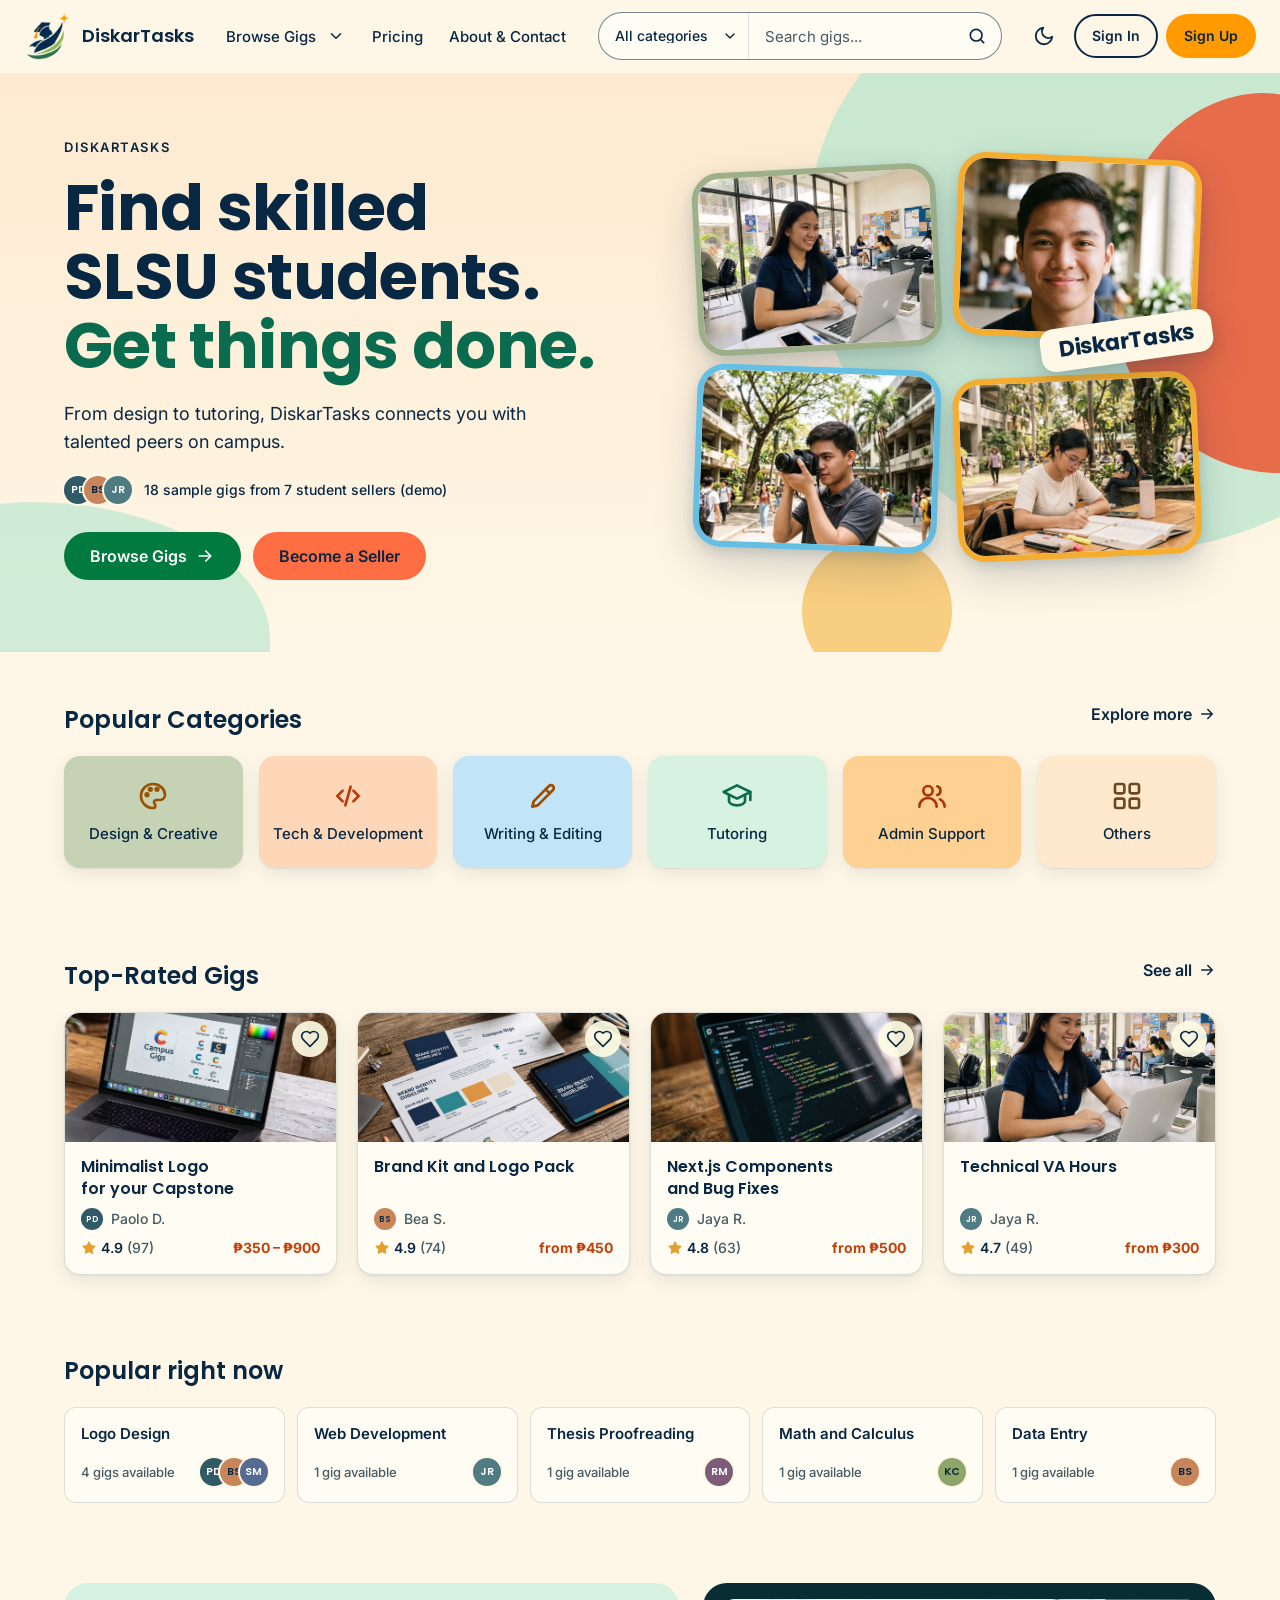
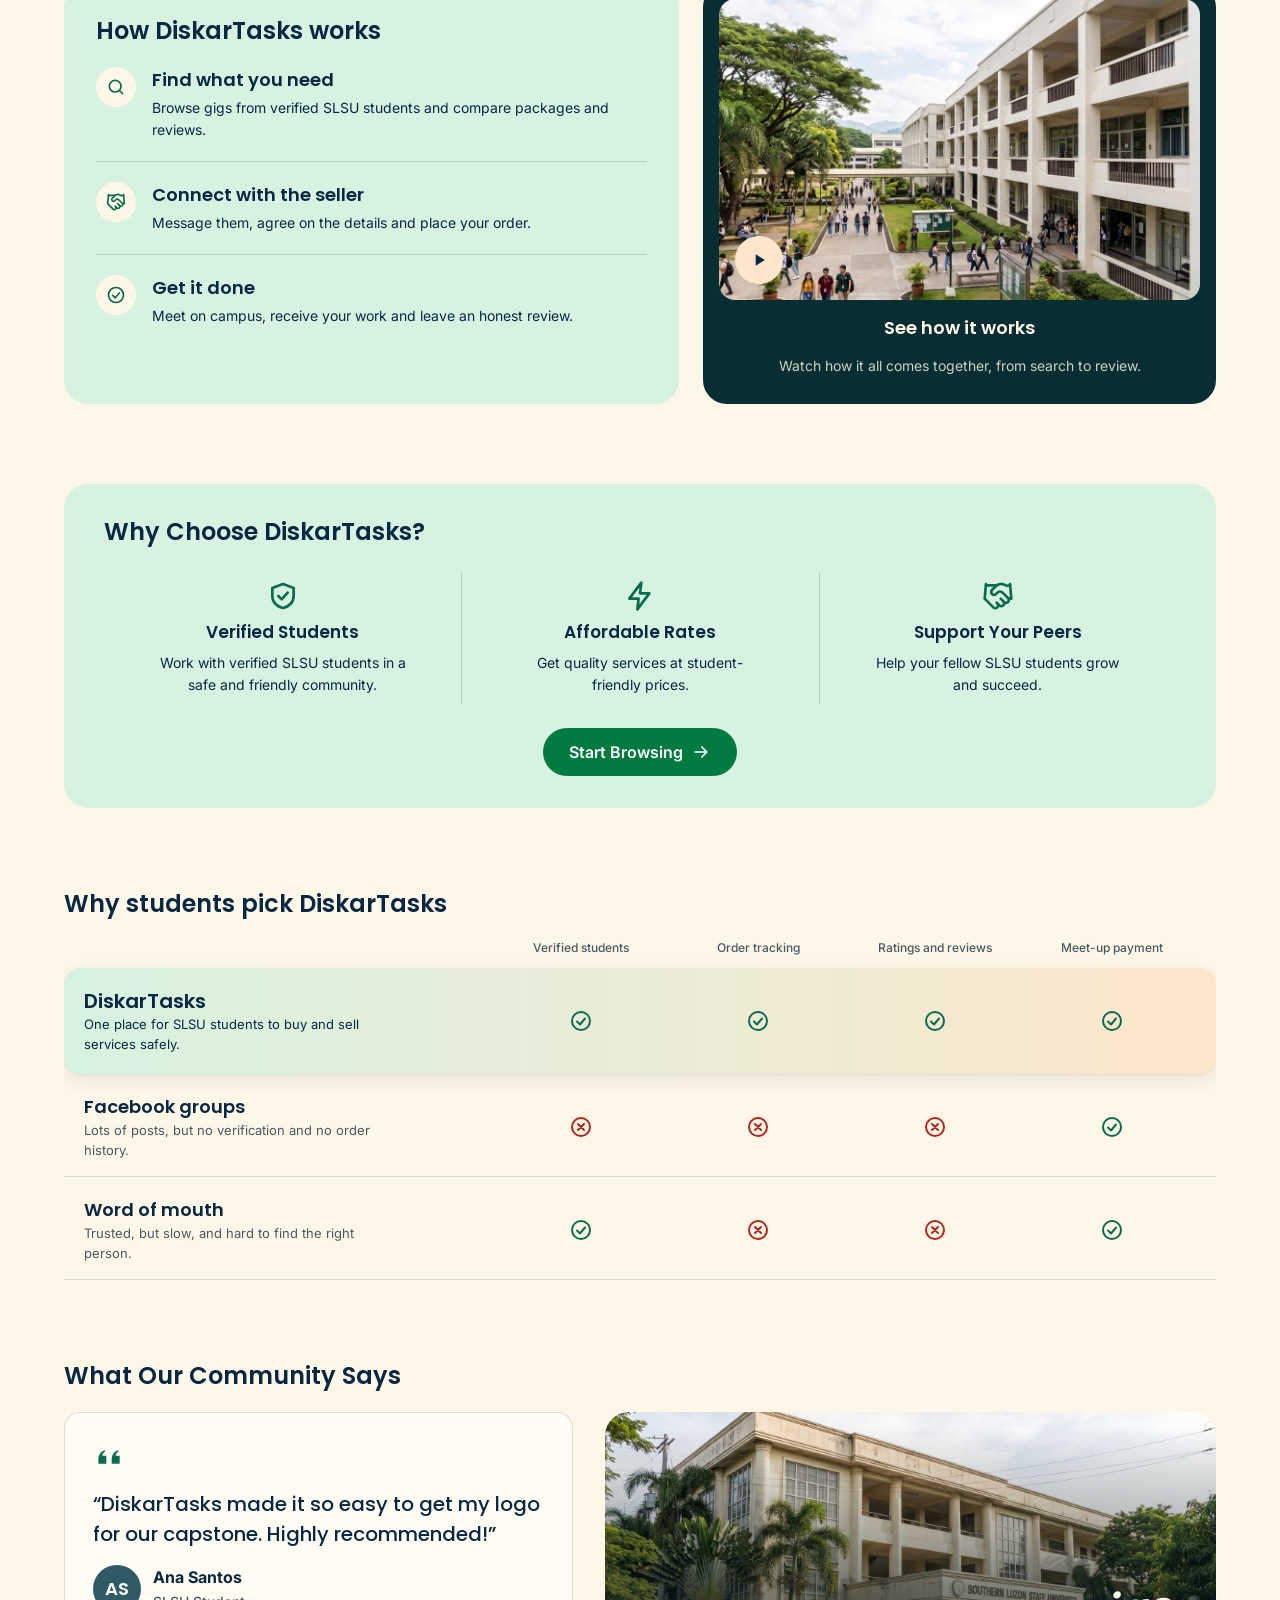
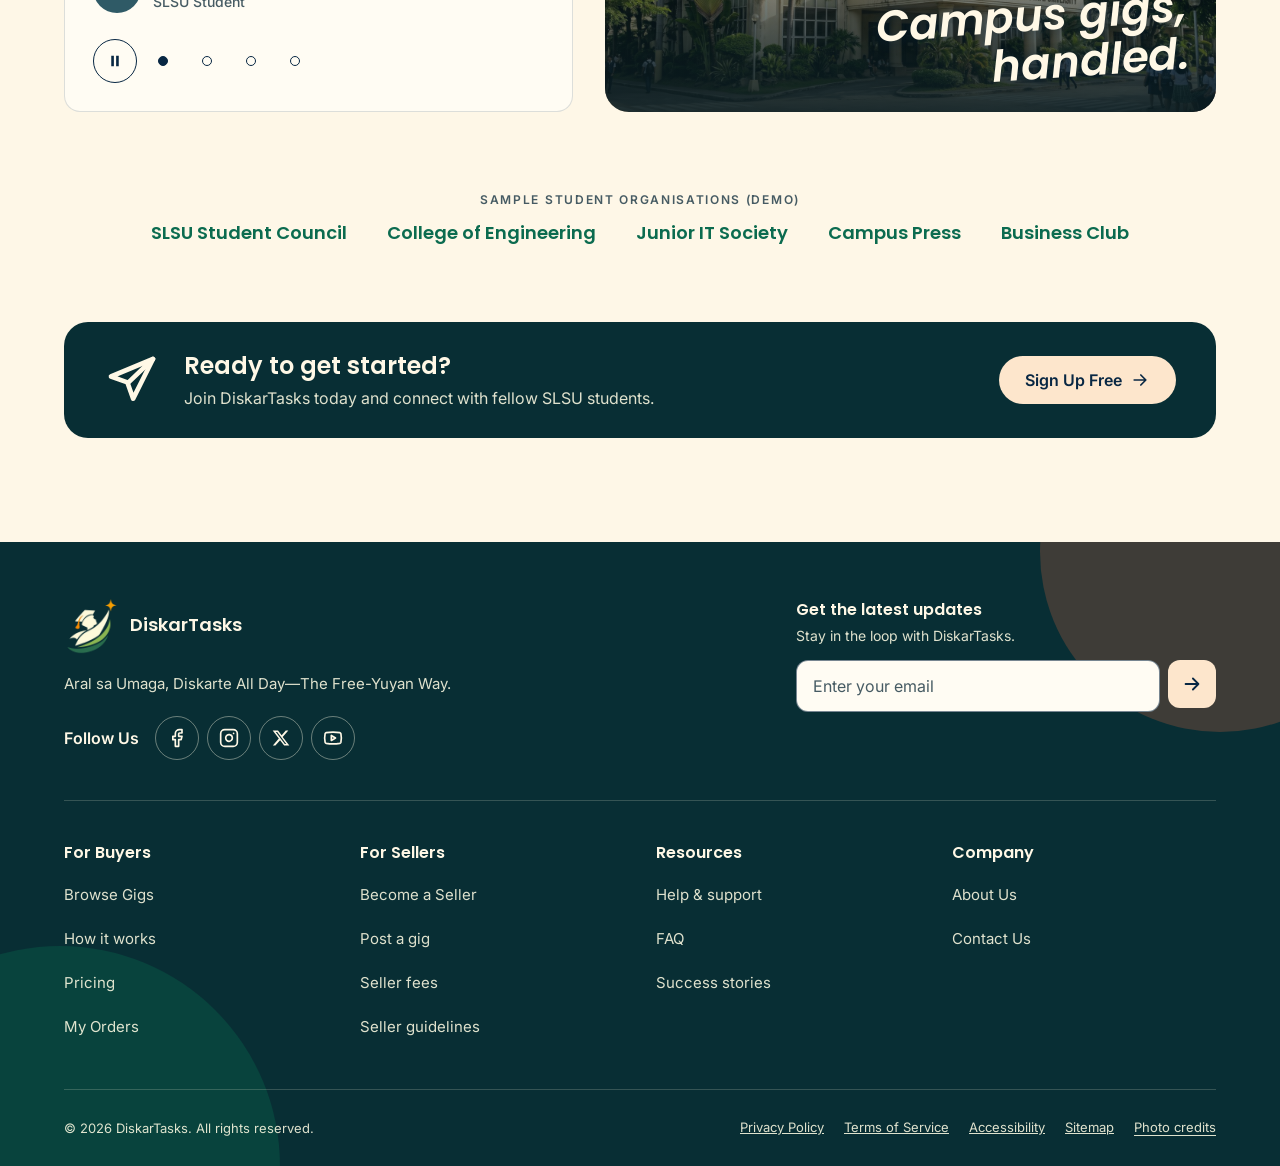
<file: index.html>
<!doctype html>
<html lang="en">
<head>
  <meta charset="utf-8">
  <meta name="viewport" content="width=device-width, initial-scale=1">
  <title>DiskarTasks | Find skilled SLSU students</title>
  <meta name="description" content="DiskarTasks is a marketplace where SLSU students buy and sell design, tech, writing, tutoring and admin services.">
  <link rel="preconnect" href="https://fonts.googleapis.com">
  <link rel="preconnect" href="https://fonts.gstatic.com" crossorigin>
  <link href="https://fonts.googleapis.com/css2?family=Inter:wght@400;500;600;700&family=Poppins:wght@500;600;700&display=swap" rel="stylesheet">
  <link rel="icon" type="image/png" href="brand/favicon.png">
  <link rel="apple-touch-icon" href="brand/apple-touch-icon.png">
  <link rel="stylesheet" href="css/tokens.css">
  <link rel="stylesheet" href="css/base.css">
  <link rel="stylesheet" href="css/components.css">
  <link rel="stylesheet" href="css/shell.css">
  <link rel="stylesheet" href="css/pages.css">
<script>try{if(localStorage.getItem('campusgigs.v1.theme')==='dark')document.documentElement.setAttribute('data-theme','dark')}catch(e){}</script>
</head>
<body>
<main id="main">

  <section class="hero" aria-labelledby="hero-title">
    <div class="container hero__inner">
      <div class="hero__copy">
        <p class="eyebrow">DiskarTasks</p>
        <h1 class="display" id="hero-title">Find skilled<br>SLSU students.<br><span class="text-teal">Get things done.</span></h1>
        <p class="hero__sub">From design to tutoring, DiskarTasks connects you with talented peers on campus.</p>
        <p class="proof" id="hero-proof"></p>
        <div class="hero__actions">
          <a class="btn btn--primary" href="browse.html">Browse Gigs <span id="ico-arrow"></span></a>
          <button class="btn btn--accent" type="button" id="become-seller">Become a Seller</button>
        </div>
      </div>
      <div class="collage" aria-label="Students working together">
        <div class="collage__frame" data-frame="heroFrame1"></div>
        <div class="collage__frame" data-frame="heroFrame2"></div>
        <div class="collage__frame" data-frame="heroFrame3"></div>
        <div class="collage__frame" data-frame="heroFrame4"></div>
        <div class="collage__sticker" aria-hidden="true">DiskarTasks</div>
      </div>
    </div>
  </section>

  <section class="section container" aria-labelledby="cats-title">
    <div class="section__head"><h2 id="cats-title">Popular Categories</h2><a class="link-arrow" href="browse.html">Explore more <span data-ico="arrow-right" data-size="18"></span></a></div>
    <div class="cat-grid" id="categories"></div>
  </section>

  <section class="section container" aria-labelledby="top-title">
    <div class="section__head"><h2 id="top-title">Top-Rated Gigs</h2><a class="link-arrow" href="browse.html?sort=top">See all <span data-ico="arrow-right" data-size="18"></span></a></div>
    <div class="gig-grid" id="top-rated"></div>
  </section>

  <section class="section container" aria-labelledby="now-title">
    <div class="section__head"><h2 id="now-title">Popular right now</h2></div>
    <div class="spec-grid" id="popular-now"></div>
  </section>

  <section class="section container" aria-labelledby="how-title">
    <div class="how">
      <div class="steps-card">
        <h2 id="how-title" style="margin-bottom:20px">How DiskarTasks works</h2>
        <div class="steps-card__step"><span class="steps-card__icon" data-ico="search" data-size="20"></span><div><h3>Find what you need</h3><p>Browse gigs from verified SLSU students and compare packages and reviews.</p></div></div>
        <div class="steps-card__step"><span class="steps-card__icon" data-ico="handshake" data-size="20"></span><div><h3>Connect with the seller</h3><p>Message them, agree on the details and place your order.</p></div></div>
        <div class="steps-card__step"><span class="steps-card__icon" data-ico="check-circle" data-size="20"></span><div><h3>Get it done</h3><p>Meet on campus, receive your work and leave an honest review.</p></div></div>
      </div>
      <div class="media-card on-dark">
        <div class="media-card__img" id="how-media"><button class="media-card__play" type="button" id="how-play" aria-label="Play the how-it-works video"></button></div>
        <p class="media-card__title">See how it works</p>
        <p class="media-card__sub">Watch how it all comes together, from search to review.</p>
      </div>
    </div>
  </section>

  <section class="section container" aria-labelledby="why-title">
    <div class="band band--olive why">
      <h2 id="why-title" class="why__title">Why Choose DiskarTasks?</h2>
      <div class="why__items">
        <div class="why__item"><span data-ico="shield-check" data-size="32"></span><h3>Verified Students</h3><p>Work with verified SLSU students in a safe and friendly community.</p></div>
        <div class="why__item"><span data-ico="zap" data-size="32"></span><h3>Affordable Rates</h3><p>Get quality services at student-friendly prices.</p></div>
        <div class="why__item"><span data-ico="handshake" data-size="32"></span><h3>Support Your Peers</h3><p>Help your fellow SLSU students grow and succeed.</p></div>
      </div>
      <a class="btn btn--primary why__cta" href="browse.html">Start Browsing <span data-ico="arrow-right" data-size="20"></span></a>
    </div>
  </section>

  <section class="section container" aria-labelledby="compare-title">
    <h2 id="compare-title" style="margin-bottom:20px">Why students pick DiskarTasks</h2>
    <div class="table-scroll"><div class="compare" role="table" aria-label="DiskarTasks compared with Facebook groups and word of mouth">
      <div class="compare__head" role="row"><span role="columnheader"></span><span role="columnheader">Verified students</span><span role="columnheader">Order tracking</span><span role="columnheader">Ratings and reviews</span><span role="columnheader">Meet-up payment</span></div>
      <div class="compare__row compare__row--us" role="row"><div class="compare__who" role="rowheader"><strong>DiskarTasks</strong><p>One place for SLSU students to buy and sell services safely.</p></div><span role="cell" class="yes" aria-label="Yes" data-ico="check-circle" data-size="24"></span><span role="cell" class="yes" aria-label="Yes" data-ico="check-circle" data-size="24"></span><span role="cell" class="yes" aria-label="Yes" data-ico="check-circle" data-size="24"></span><span role="cell" class="yes" aria-label="Yes" data-ico="check-circle" data-size="24"></span></div>
      <div class="compare__row" role="row"><div class="compare__who" role="rowheader"><strong>Facebook groups</strong><p>Lots of posts, but no verification and no order history.</p></div><span role="cell" class="no" aria-label="No" data-ico="x-circle" data-size="24"></span><span role="cell" class="no" aria-label="No" data-ico="x-circle" data-size="24"></span><span role="cell" class="no" aria-label="No" data-ico="x-circle" data-size="24"></span><span role="cell" class="yes" aria-label="Yes" data-ico="check-circle" data-size="24"></span></div>
      <div class="compare__row" role="row"><div class="compare__who" role="rowheader"><strong>Word of mouth</strong><p>Trusted, but slow, and hard to find the right person.</p></div><span role="cell" class="yes" aria-label="Yes" data-ico="check-circle" data-size="24"></span><span role="cell" class="no" aria-label="No" data-ico="x-circle" data-size="24"></span><span role="cell" class="no" aria-label="No" data-ico="x-circle" data-size="24"></span><span role="cell" class="yes" aria-label="Yes" data-ico="check-circle" data-size="24"></span></div>
    </div></div>
  </section>

  <section class="section container" id="community" aria-labelledby="community-title">
    <h2 id="community-title" style="margin-bottom:20px">What Our Community Says</h2>
    <div class="community">
      <div class="quote-card" role="group" aria-roledescription="carousel" aria-label="Student testimonials" id="carousel">
        <div id="slides"></div>
        <div class="carousel-controls">
          <button class="carousel-toggle" id="carousel-toggle" type="button" aria-label="Pause testimonial rotation"></button>
          <div class="dots" id="dots"></div>
        </div>
      </div>
      <div class="campus-photo" id="campus-photo"><p class="campus-photo__text" aria-hidden="true">Campus gigs,<br>handled.</p></div>
    </div>
  </section>

  <section class="section container" aria-label="Sample student organisations">
    <div class="logo-row"><span class="logo-row__eyebrow">Sample student organisations (demo)</span><div class="logo-row__list"><span class="logo-row__item">SLSU Student Council</span><span class="logo-row__item">College of Engineering</span><span class="logo-row__item">Junior IT Society</span><span class="logo-row__item">Campus Press</span><span class="logo-row__item">Business Club</span></div></div>
  </section>

  <section class="section container" aria-labelledby="cta-title">
    <div class="band band--deep cta-wide on-dark">
      <span class="cta-wide__icon" data-ico="send" data-size="56"></span>
      <div class="cta-wide__text"><h2 id="cta-title">Ready to get started?</h2><p>Join DiskarTasks today and connect with fellow SLSU students.</p></div>
      <a class="btn btn--light" id="cta-btn" href="signup.html">Sign Up Free <span data-ico="arrow-right" data-size="20"></span></a>
    </div>
  </section>

</main>
<script src="js/util.js"></script>
<script src="js/icons.js"></script>
<script src="js/storage.js"></script>
<script src="js/data.js"></script>
<script src="js/store.js"></script>
<script src="js/auth.js"></script>
<script src="js/ui.js"></script>
<script src="js/pages/home.js"></script>
</body>
</html>
</file>
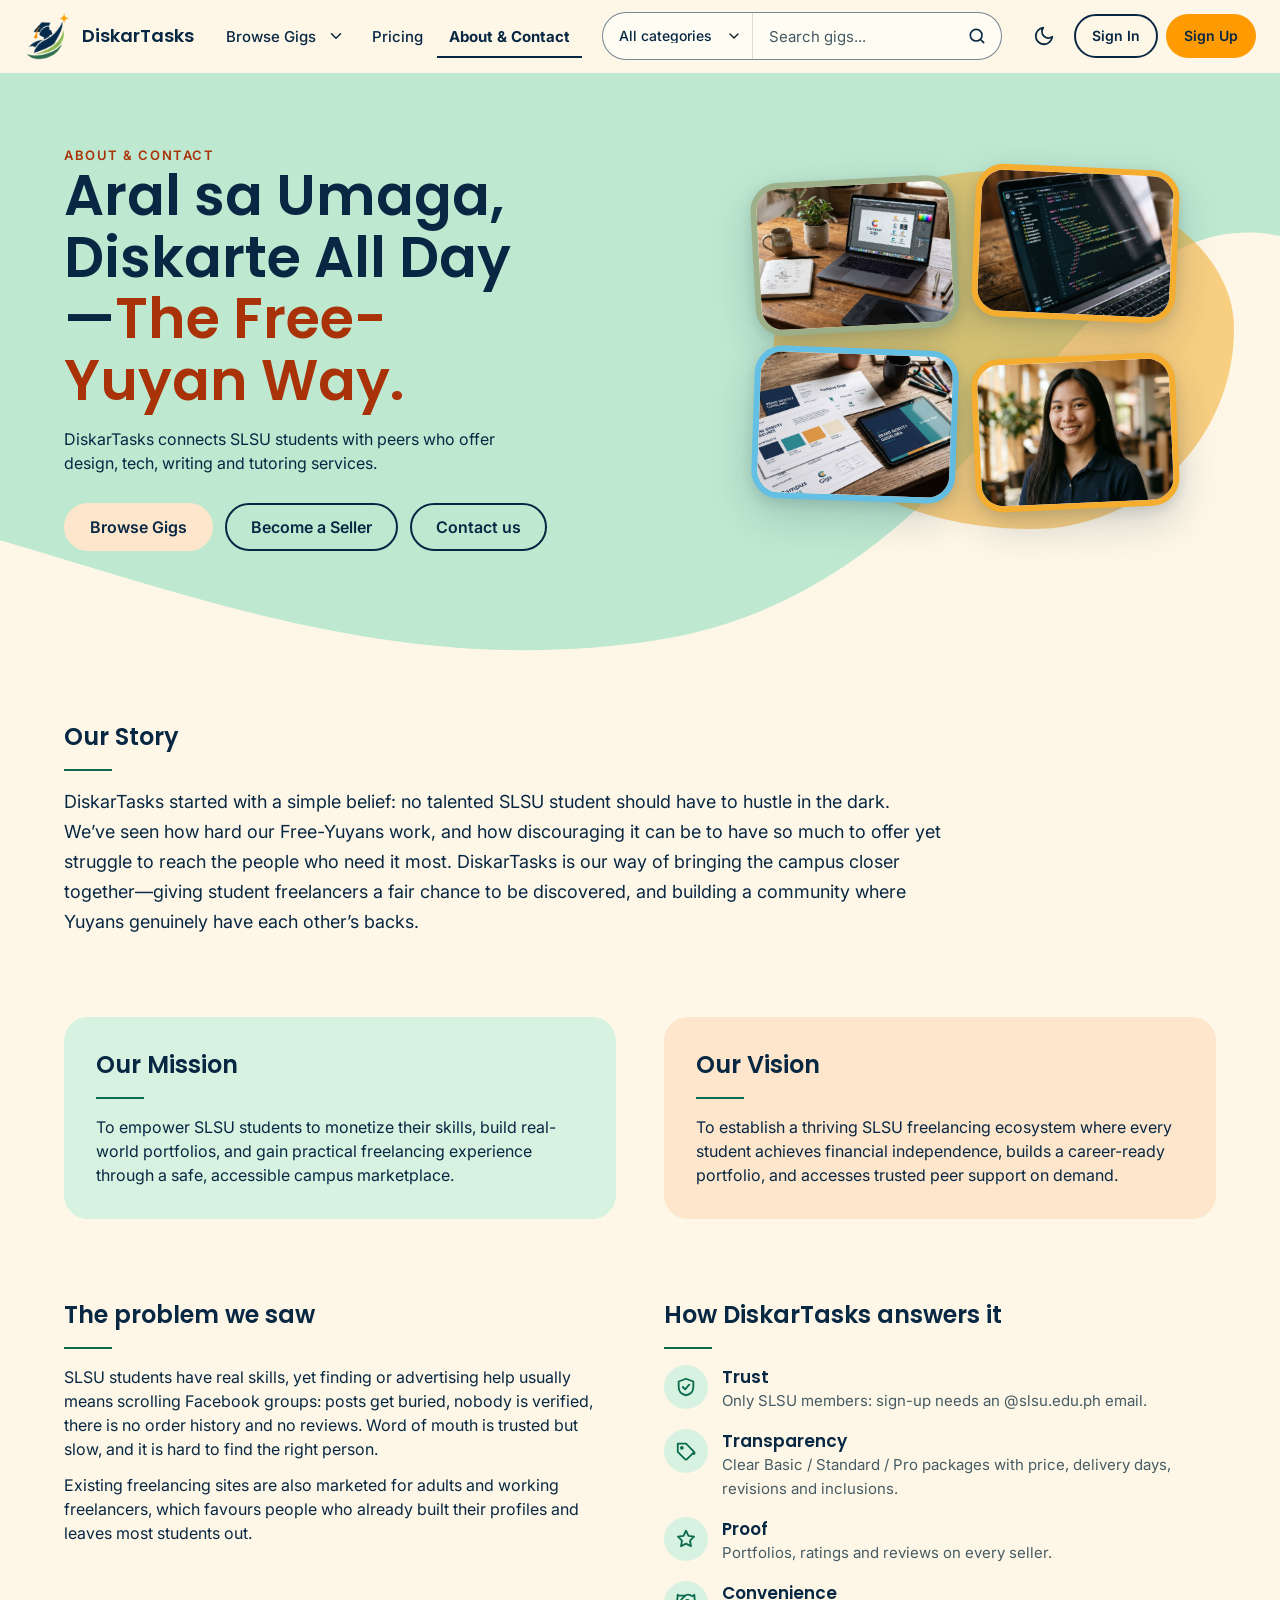
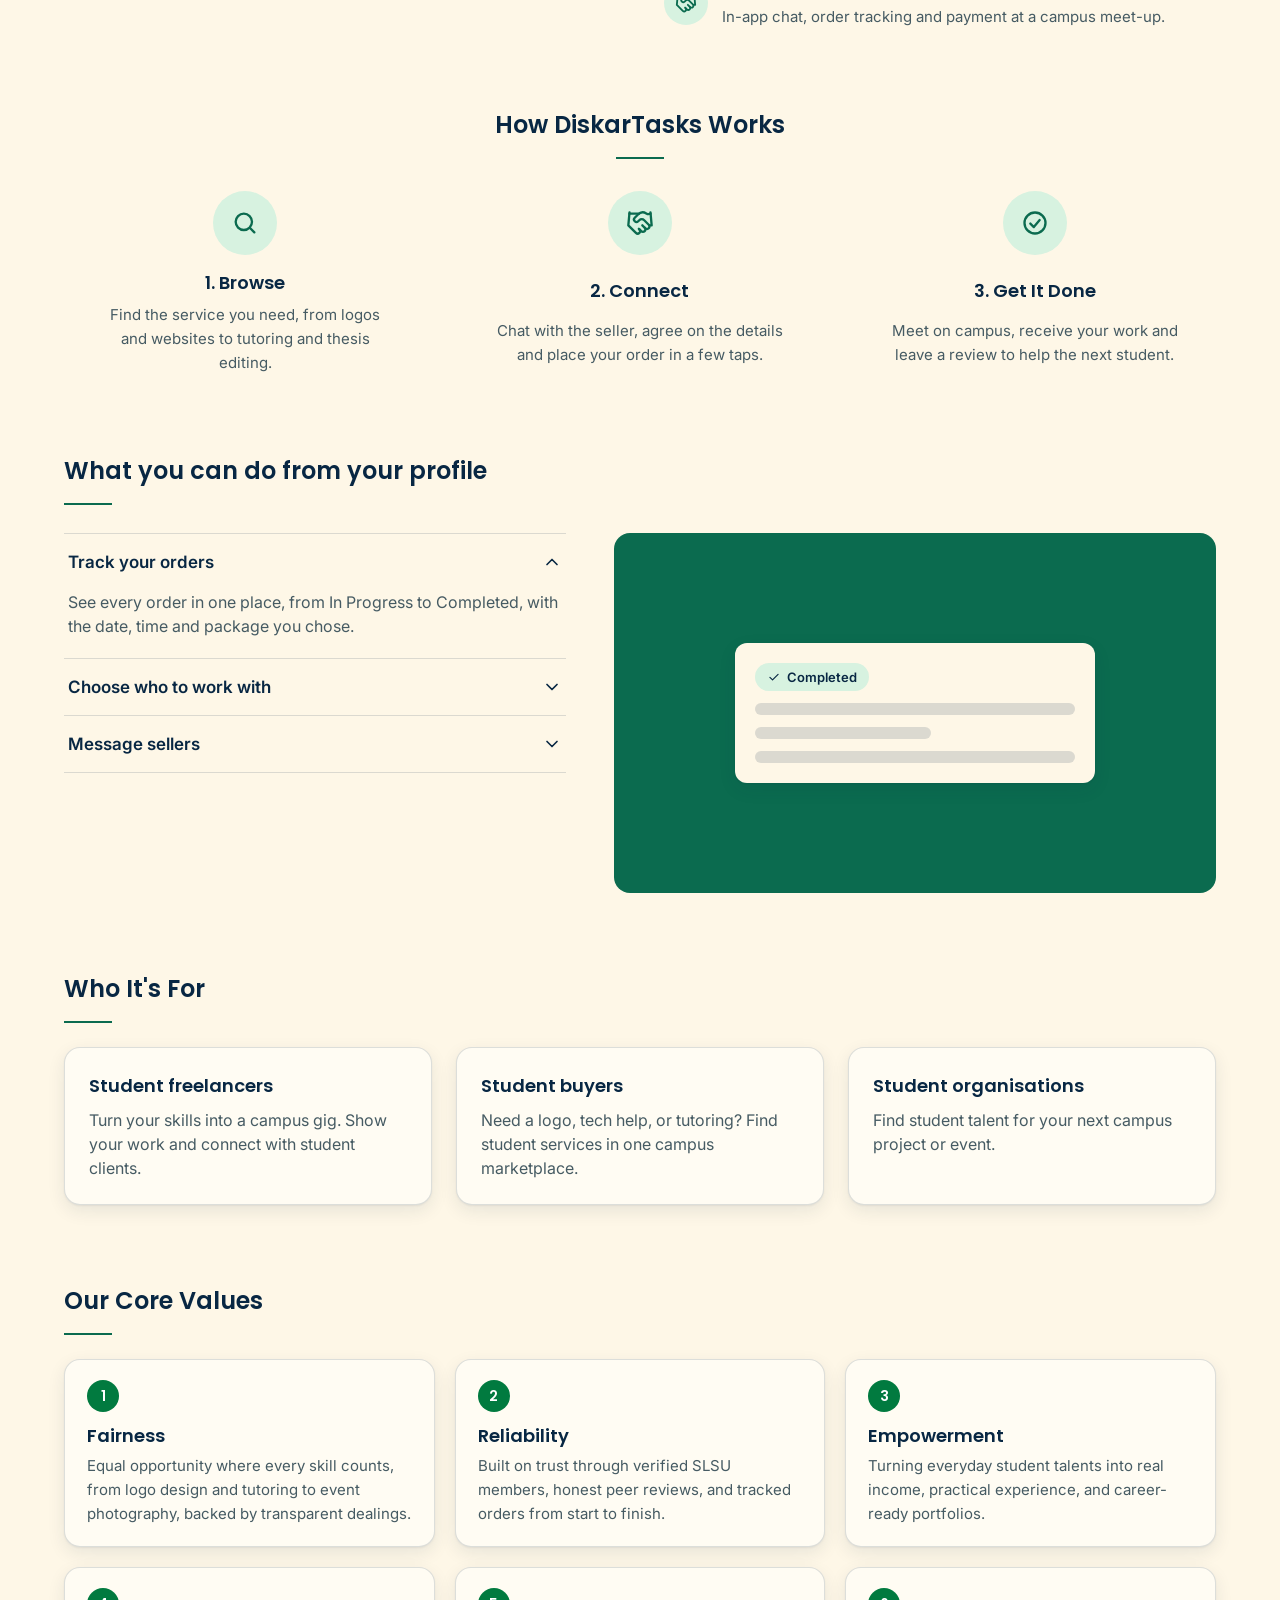
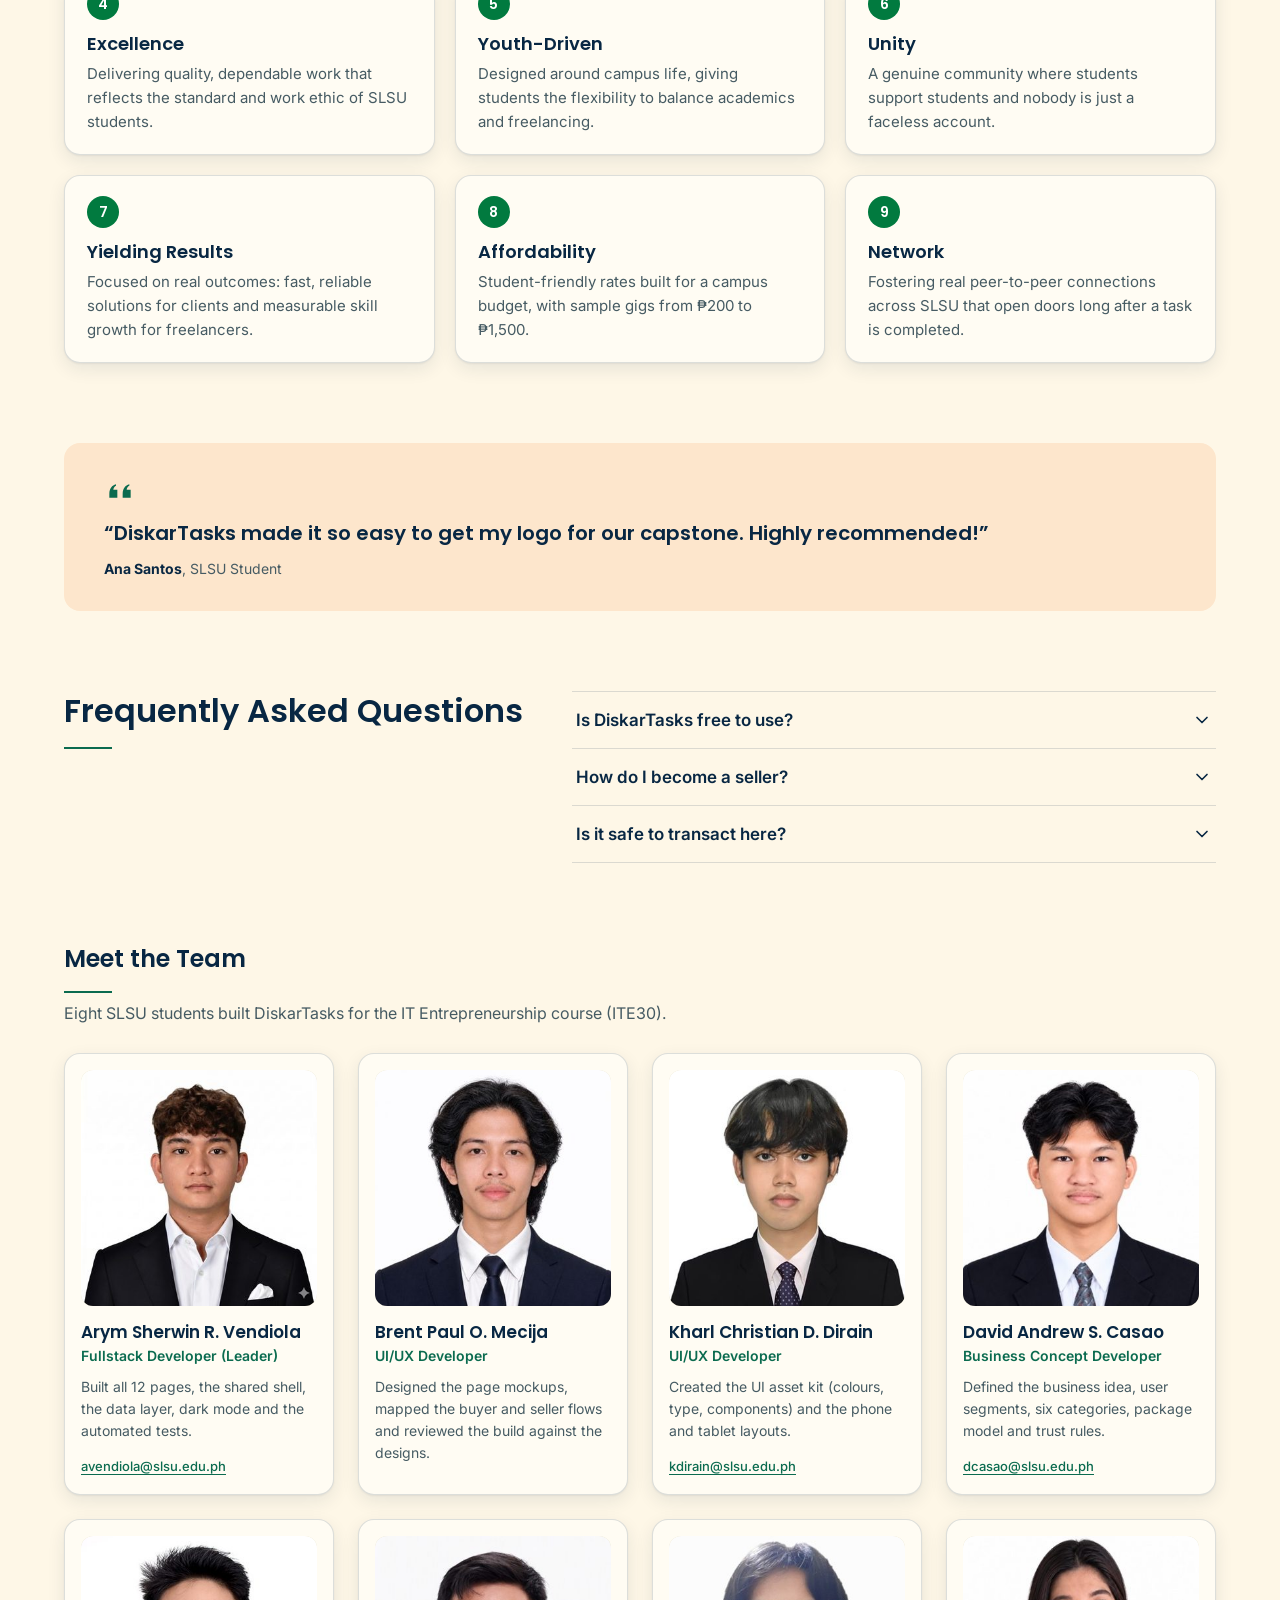
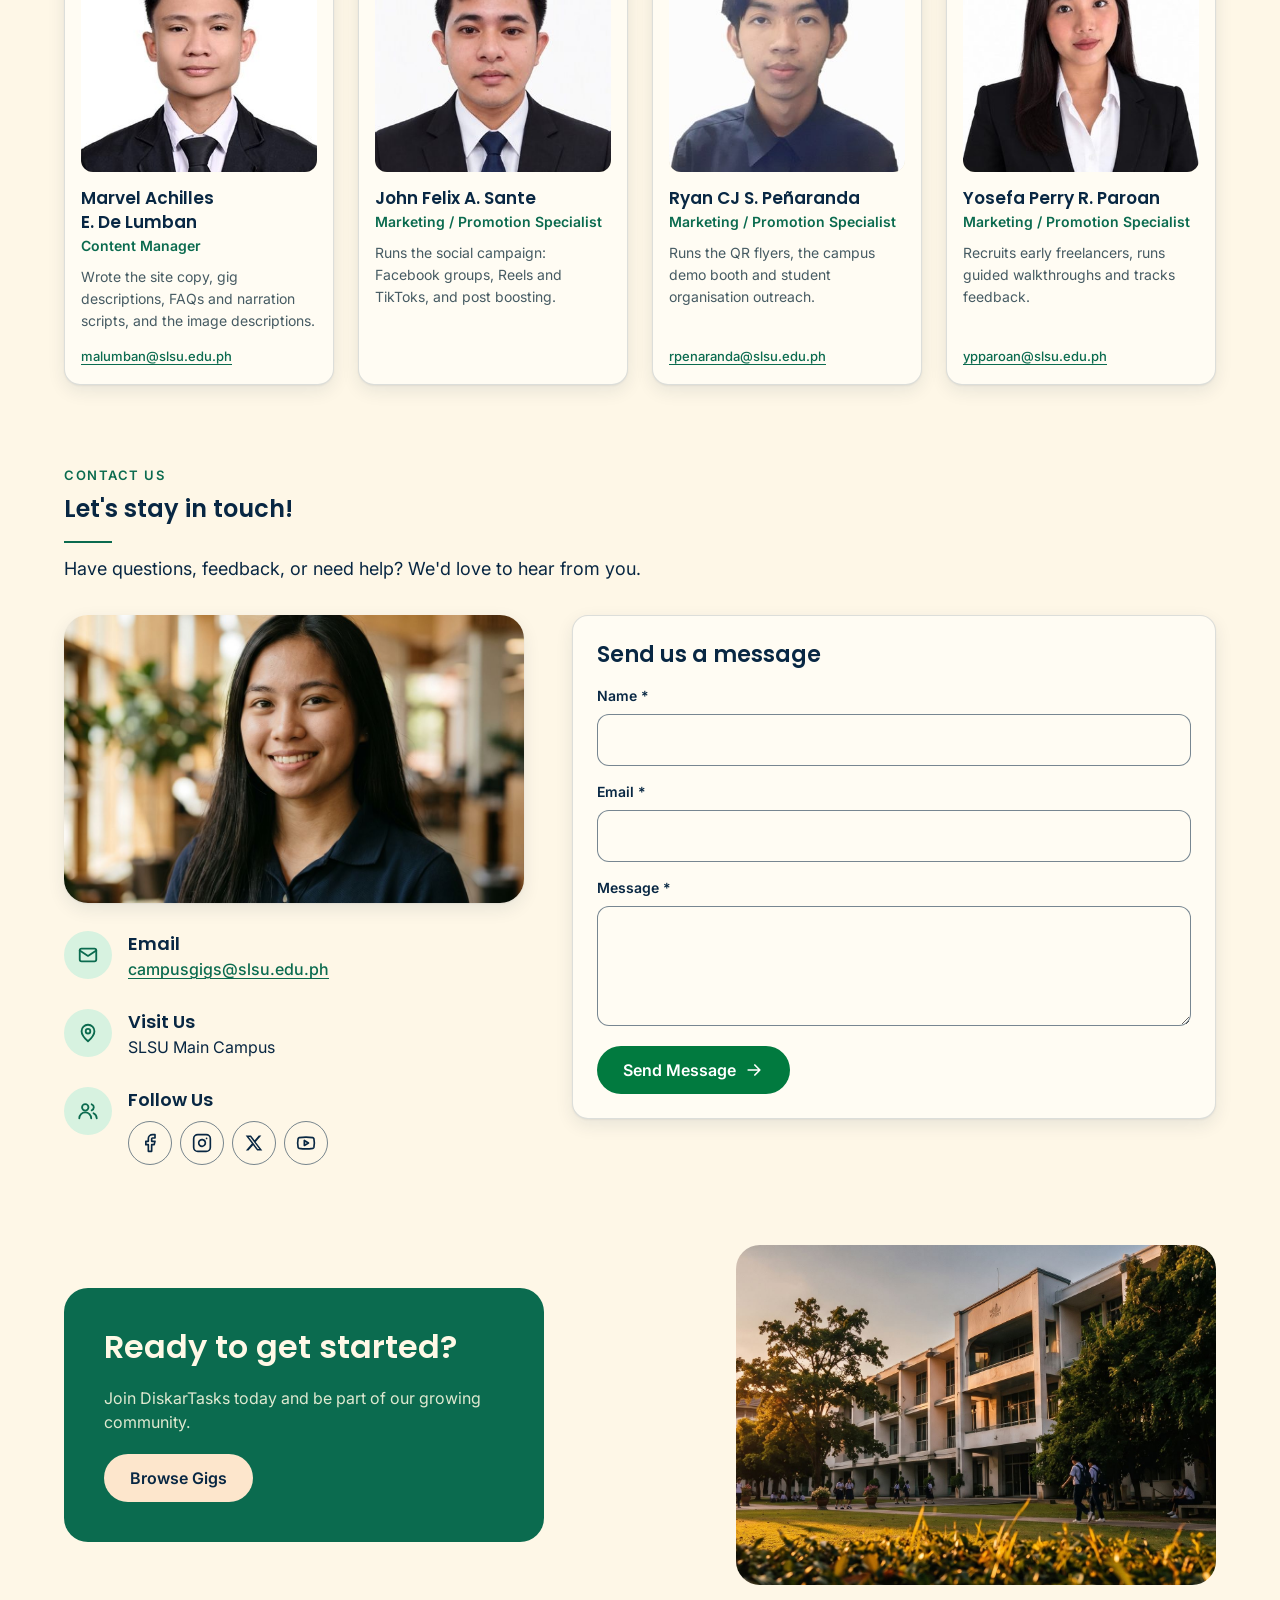
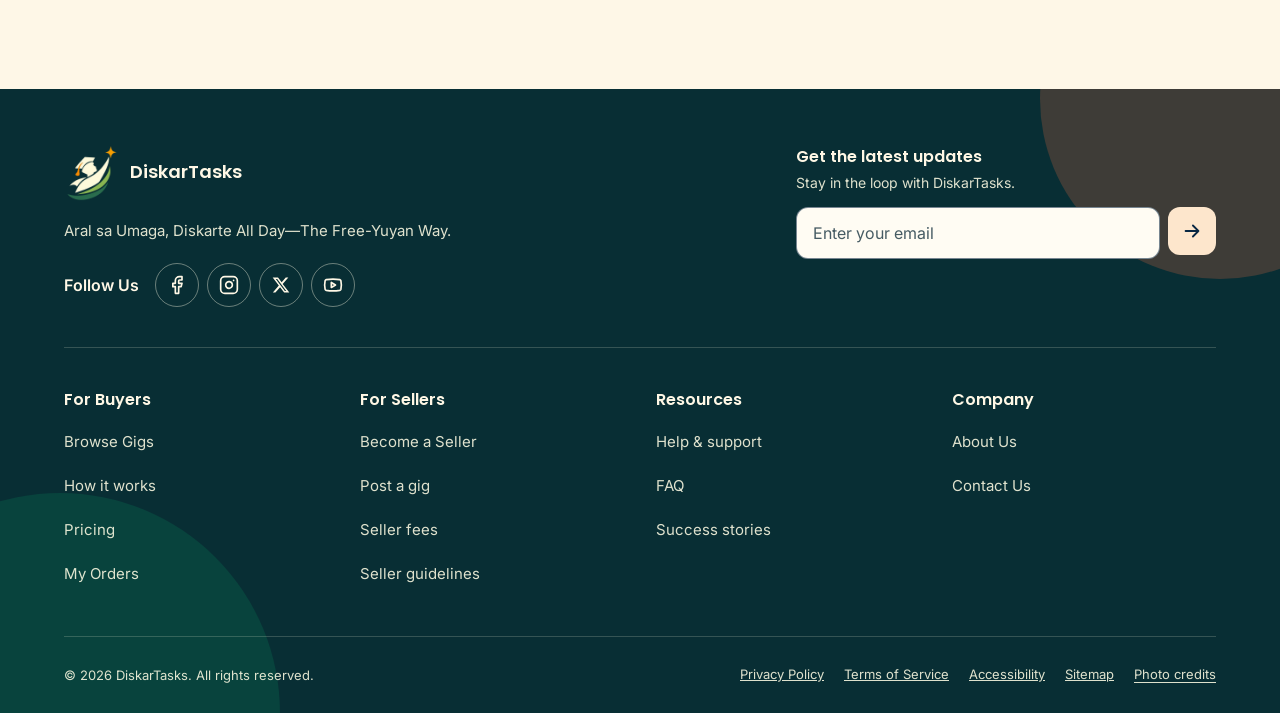
<file: about.html>
<!doctype html>
<html lang="en">
<head>
  <meta charset="utf-8">
  <meta name="viewport" content="width=device-width, initial-scale=1">
  <title>About &amp; Contact | DiskarTasks</title>
  <meta name="description" content="About DiskarTasks, how it works, answers to common questions, and a form to write to the team at SLSU Main Campus.">
  <link rel="preconnect" href="https://fonts.googleapis.com">
  <link rel="preconnect" href="https://fonts.gstatic.com" crossorigin>
  <link href="https://fonts.googleapis.com/css2?family=Inter:wght@400;500;600;700&family=Poppins:wght@500;600;700&display=swap" rel="stylesheet">
  <link rel="icon" type="image/png" href="brand/favicon.png">
  <link rel="apple-touch-icon" href="brand/apple-touch-icon.png">
  <link rel="stylesheet" href="css/tokens.css">
  <link rel="stylesheet" href="css/base.css">
  <link rel="stylesheet" href="css/components.css">
  <link rel="stylesheet" href="css/shell.css">
  <link rel="stylesheet" href="css/pages.css">
<script>try{if(localStorage.getItem('campusgigs.v1.theme')==='dark')document.documentElement.setAttribute('data-theme','dark')}catch(e){}</script>
</head>
<body>
<main id="main">

  <section class="hero-curve about-hero" aria-labelledby="about-title">
    <svg class="hero-curve__shape" viewBox="0 0 1440 560" preserveAspectRatio="none" aria-hidden="true"><path fill="#2F5A66" d="M0 0H1440V150C1200 110 1130 470 740 522 460 558 220 482 0 430Z"/></svg>
    <div class="container hero-curve__inner">
      <div>
        <p class="eyebrow">About &amp; contact</p>
        <h1 id="about-title">Aral sa Umaga, Diskarte All Day—<span class="about-hero__accent">The Free-Yuyan Way.</span></h1>
        <p>DiskarTasks connects SLSU students with peers who offer design, tech, writing and tutoring services.</p>
        <div class="hero-curve__actions">
          <a class="btn btn--light" href="browse.html">Browse Gigs</a>
          <a class="btn btn--outline about-hero__ghost" id="about-seller" href="signup.html?role=seller">Become a Seller</a>
          <a class="btn btn--outline about-hero__ghost" href="#contact">Contact us</a>
        </div>
      </div>
      <div class="hero-curve__media is-collage">
        <div class="hero-curve__blob"></div>
        <div class="collage collage--about" aria-label="Students collaborating on campus">
          <div class="collage__frame" data-frame="aboutCollage1"></div>
          <div class="collage__frame" data-frame="aboutCollage2"></div>
          <div class="collage__frame" data-frame="aboutCollage3"></div>
          <div class="collage__frame" data-frame="aboutCollage4"></div>
        </div>
      </div>
    </div>
  </section>

  <section class="section container about-story" aria-labelledby="story-title">
    <h2 class="h-rule" id="story-title">Our Story</h2>
    <p>DiskarTasks started with a simple belief: no talented SLSU student should have to hustle in the dark. We’ve seen how hard our Free-Yuyans work, and how discouraging it can be to have so much to offer yet struggle to reach the people who need it most. DiskarTasks is our way of bringing the campus closer together—giving student freelancers a fair chance to be discovered, and building a community where Yuyans genuinely have each other’s backs.</p>
  </section>

  <section class="section container about-two" aria-label="Mission and vision">
    <div class="about-two__card"><h2 class="h-rule">Our Mission</h2><p>To empower SLSU students to monetize their skills, build real-world portfolios, and gain practical freelancing experience through a safe, accessible campus marketplace.</p></div>
    <div class="about-two__card"><h2 class="h-rule">Our Vision</h2><p>To establish a thriving SLSU freelancing ecosystem where every student achieves financial independence, builds a career-ready portfolio, and accesses trusted peer support on demand.</p></div>
  </section>

  <section class="section container" aria-labelledby="problem-title">
    <div class="problem">
      <div>
        <h2 class="h-rule" id="problem-title">The problem we saw</h2>
        <p>SLSU students have real skills, yet finding or advertising help usually means scrolling Facebook groups: posts get buried, nobody is verified, there is no order history and no reviews. Word of mouth is trusted but slow, and it is hard to find the right person.</p>
        <p>Existing freelancing sites are also marketed for adults and working freelancers, which favours people who already built their profiles and leaves most students out.</p>
      </div>
      <div>
        <h2 class="h-rule" id="solution-title">How DiskarTasks answers it</h2>
        <ul class="solution" aria-labelledby="solution-title">
          <li><span class="solution__ico" data-ico="shield-check" data-size="22"></span><div><h3>Trust</h3><p>Only SLSU members: sign-up needs an @slsu.edu.ph email.</p></div></li>
          <li><span class="solution__ico" data-ico="tag" data-size="22"></span><div><h3>Transparency</h3><p>Clear Basic / Standard / Pro packages with price, delivery days, revisions and inclusions.</p></div></li>
          <li><span class="solution__ico" data-ico="star" data-size="22"></span><div><h3>Proof</h3><p>Portfolios, ratings and reviews on every seller.</p></div></li>
          <li><span class="solution__ico" data-ico="handshake" data-size="22"></span><div><h3>Convenience</h3><p>In-app chat, order tracking and payment at a campus meet-up.</p></div></li>
        </ul>
      </div>
    </div>
  </section>

  <section class="section container" id="how" aria-labelledby="how-title">
    <h2 class="h-rule h-rule--center" id="how-title" style="text-align:center;margin-bottom:32px">How DiskarTasks Works</h2>
    <div class="steps-3 steps-3--icons">
      <div><span class="step-ico" data-ico="search"></span><h3>1. Browse</h3><p>Find the service you need, from logos and websites to tutoring and thesis editing.</p></div>
      <div><span class="step-ico" data-ico="handshake"></span><h3>2. Connect</h3><p>Chat with the seller, agree on the details and place your order in a few taps.</p></div>
      <div><span class="step-ico" data-ico="check-circle"></span><h3>3. Get It Done</h3><p>Meet on campus, receive your work and leave a review to help the next student.</p></div>
    </div>
  </section>

  <section class="section container" aria-labelledby="features-title">
    <h2 class="h-rule" id="features-title" style="margin-bottom:28px">What you can do from your profile</h2>
    <div class="acc-split">
      <div class="acc" id="profile-acc">
        <div class="acc__item"><h3><button class="acc__btn" type="button" id="pa1b" aria-expanded="true" aria-controls="pa1p">Track your orders <span data-ico="chevron-down" data-size="20"></span></button></h3><div class="acc__panel" id="pa1p" role="region" aria-labelledby="pa1b">See every order in one place, from In Progress to Completed, with the date, time and package you chose.</div></div>
        <div class="acc__item"><h3><button class="acc__btn" type="button" id="pa2b" aria-expanded="false" aria-controls="pa2p">Choose who to work with <span data-ico="chevron-down" data-size="20"></span></button></h3><div class="acc__panel" id="pa2p" role="region" aria-labelledby="pa2b" hidden>Compare packages, delivery days and honest reviews before you decide, then save the gigs you like.</div></div>
        <div class="acc__item"><h3><button class="acc__btn" type="button" id="pa3b" aria-expanded="false" aria-controls="pa3p">Message sellers <span data-ico="chevron-down" data-size="20"></span></button></h3><div class="acc__panel" id="pa3p" role="region" aria-labelledby="pa3b" hidden>Ask questions and agree on a meet-up time right in the app. Replies show up in your inbox.</div></div>
      </div>
      <div class="acc__preview" aria-hidden="true"><div class="acc__preview-card"><span class="pill pill--done" style="justify-self:start" data-ico="check" data-size="14"> Completed</span><div class="skeleton"></div><div class="skeleton skeleton--short"></div><div class="skeleton"></div></div></div>
    </div>
  </section>

  <section class="section container" aria-labelledby="who-title">
    <h2 class="h-rule" id="who-title" style="margin-bottom:24px">Who It's For</h2>
    <div class="audience">
      <div class="card card--pad"><h3>Student freelancers</h3><p>Turn your skills into a campus gig. Show your work and connect with student clients.</p></div>
      <div class="card card--pad"><h3>Student buyers</h3><p>Need a logo, tech help, or tutoring? Find student services in one campus marketplace.</p></div>
      <div class="card card--pad"><h3>Student organisations</h3><p>Find student talent for your next campus project or event.</p></div>
    </div>
  </section>

  <section class="section container" aria-labelledby="values-title">
    <h2 class="h-rule" id="values-title" style="margin-bottom:24px">Our Core Values</h2>
    <ul class="values" id="values"></ul>
  </section>

  <section class="section container" aria-label="What a student says">
    <div class="quote-band" id="about-quote"></div>
  </section>

  <section class="section container" id="faq" aria-labelledby="faq-title">
    <div class="faq-split">
      <h2 class="h-rule" id="faq-title">Frequently Asked Questions</h2>
      <div class="acc" id="faq-acc"></div>
    </div>
  </section>

  <section class="section container" id="team" aria-labelledby="team-title">
    <h2 class="h-rule" id="team-title" style="margin-bottom:8px">Meet the Team</h2>
    <p class="team-lead">Eight SLSU students built DiskarTasks for the IT Entrepreneurship course (ITE30).</p>
    <ul class="team" id="team-grid"></ul>
  </section>

  <section class="section container contact-wrap" id="contact" aria-labelledby="contact-title">
    <div class="contact-head">
      <p class="eyebrow">Contact us</p>
      <h2 class="h-rule" id="contact-title">Let's stay in touch!</h2>
      <p>Have questions, feedback, or need help? We'd love to hear from you.</p>
    </div>
    <div class="contact-body">
      <div class="contact-info">
        <div class="contact-photo" id="contact-photo"></div>
        <div class="contact-info__row"><span class="contact-info__icon" id="ci-mail"></span><div><h3>Email</h3><a href="mailto:campusgigs@slsu.edu.ph">campusgigs@slsu.edu.ph</a></div></div>
        <div class="contact-info__row"><span class="contact-info__icon" id="ci-pin"></span><div><h3>Visit Us</h3><p>SLSU Main Campus</p></div></div>
        <div class="contact-info__row"><span class="contact-info__icon" id="ci-users"></span><div><h3>Follow Us</h3><div class="socials socials--dark" id="contact-socials"></div></div></div>
      </div>

      <div class="card card--pad contact-card" id="contact-card">
        <h3>Send us a message</h3>
        <form id="contact-form" novalidate>
          <div class="field" id="f-name"><label for="c-name">Name <span aria-hidden="true">*</span></label><input class="input" id="c-name" name="name" autocomplete="name" required maxlength="80"><p class="field__error" id="e-name" hidden></p></div>
          <div class="field" id="f-email"><label for="c-email">Email <span aria-hidden="true">*</span></label><input class="input" id="c-email" name="email" type="email" autocomplete="email" required maxlength="120"><p class="field__error" id="e-email" hidden></p></div>
          <div class="field" id="f-message"><label for="c-message">Message <span aria-hidden="true">*</span></label><textarea class="input textarea" id="c-message" name="message" required maxlength="2000"></textarea><p class="field__error" id="e-message" hidden></p></div>
          <p class="field__error" id="form-error" role="alert" hidden></p>
          <button class="btn btn--primary contact-card__send" type="submit" id="send-btn">Send Message <span id="send-arrow"></span></button>
        </form>
      </div>
    </div>
  </section>

  <section class="section container" aria-label="Get started">
    <div class="about-cta">
      <div class="about-cta__photo" id="about-cta-photo"></div>
      <div id="about-cta-card"></div>
    </div>
  </section>

</main>
<script src="js/util.js"></script>
<script src="js/icons.js"></script>
<script src="js/storage.js"></script>
<script src="js/data.js"></script>
<script src="js/store.js"></script>
<script src="js/auth.js"></script>
<script src="js/ui.js"></script>
<script src="js/pages/about.js"></script>
</body>
</html>
</file>
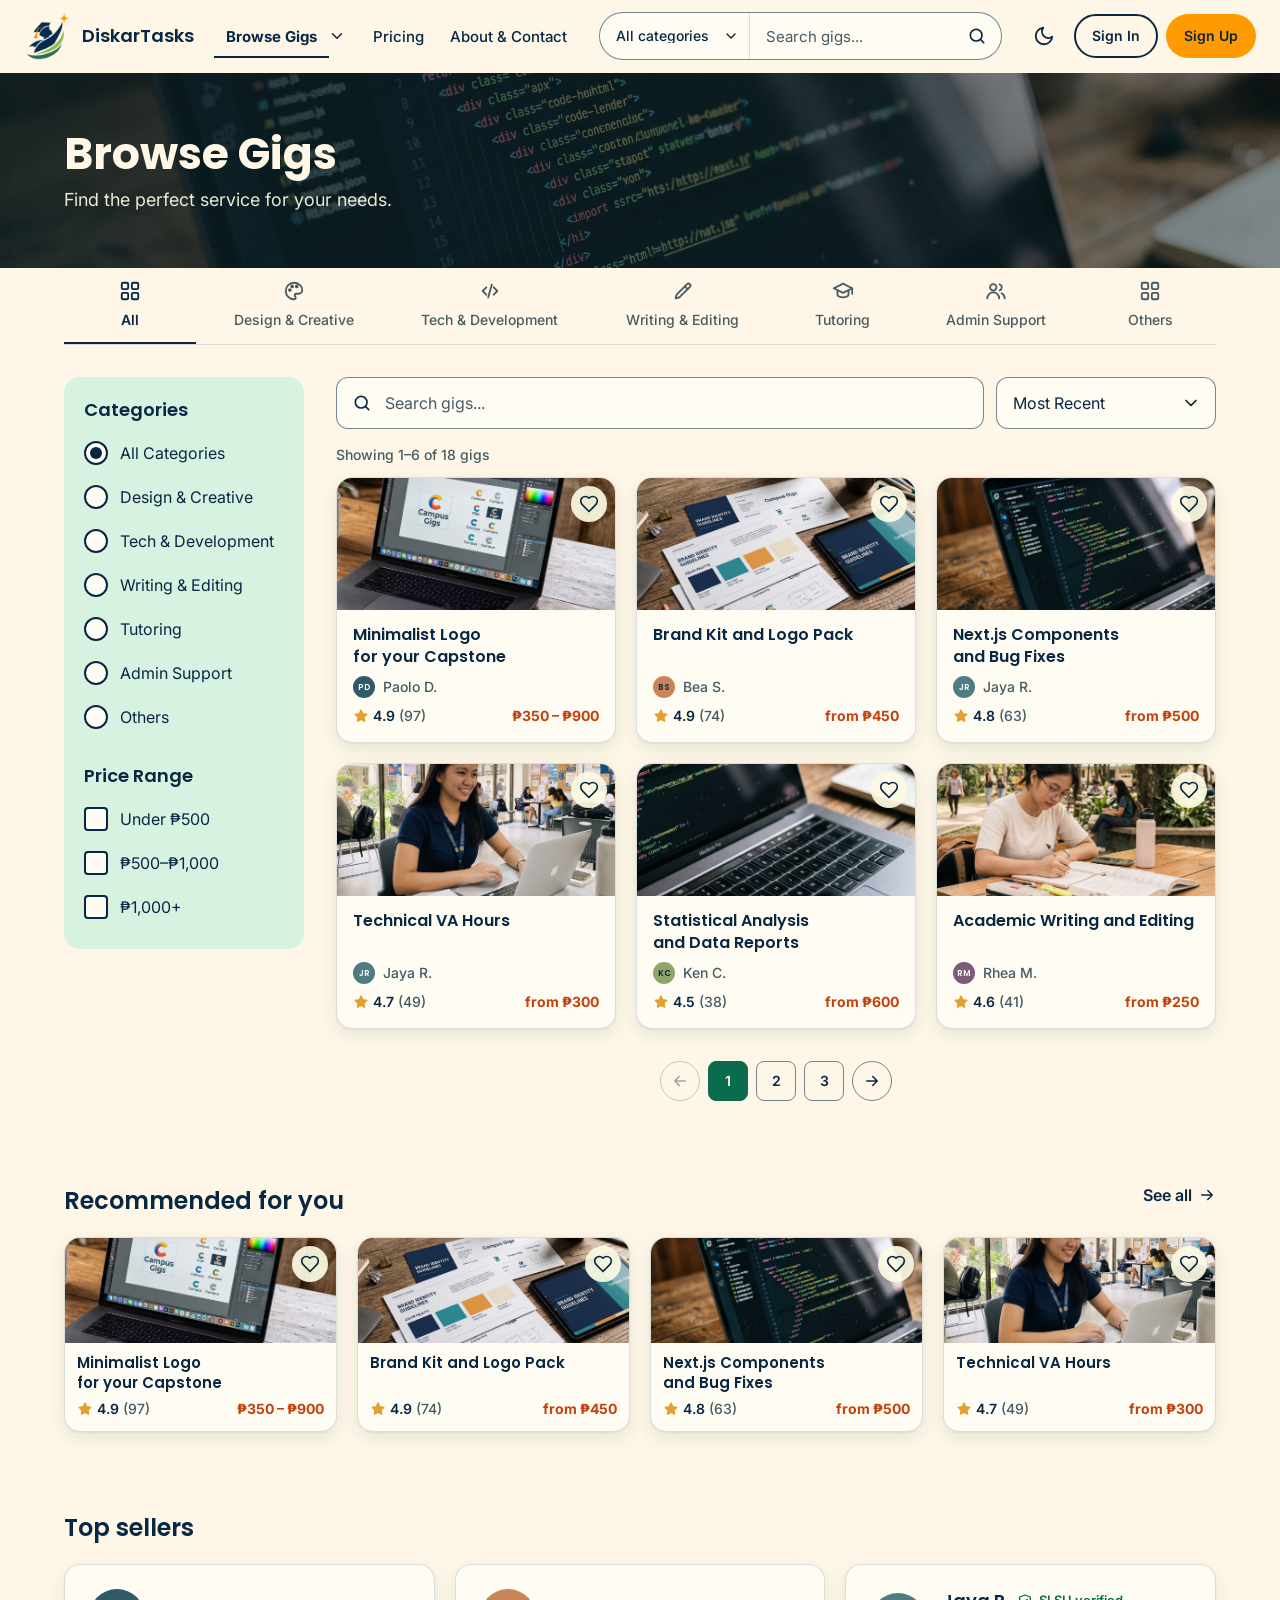
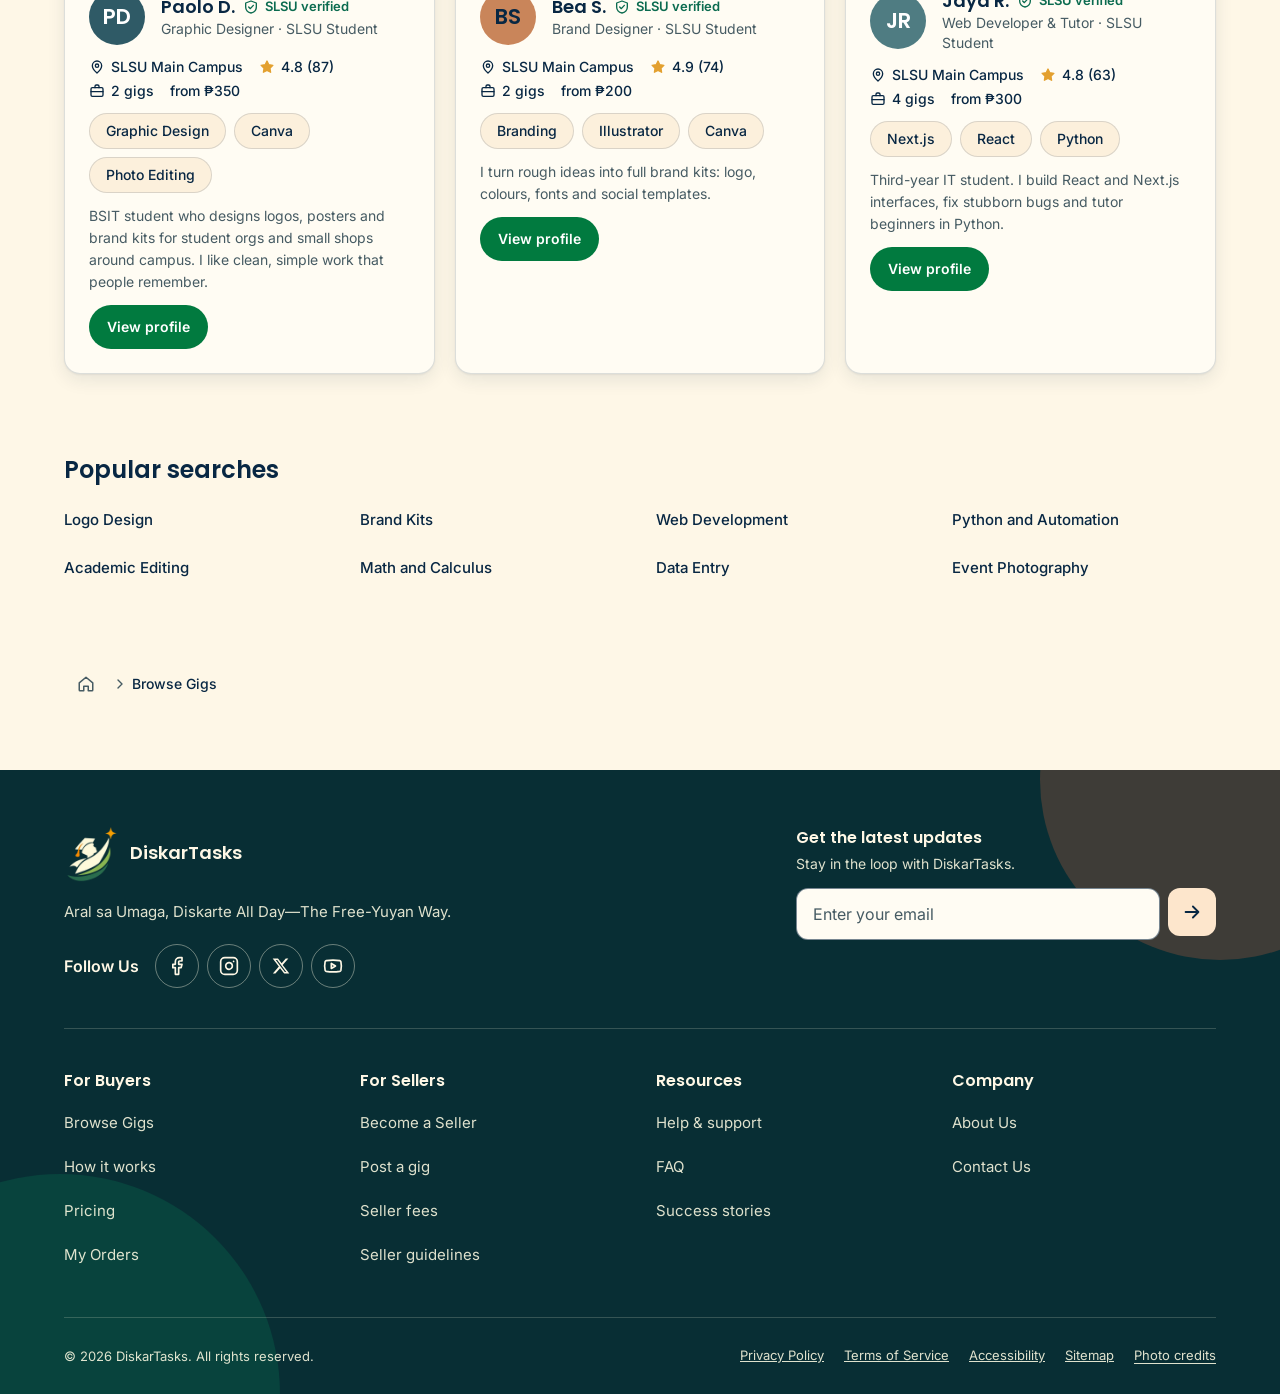
<file: browse.html>
<!doctype html>
<html lang="en">
<head>
  <meta charset="utf-8">
  <meta name="viewport" content="width=device-width, initial-scale=1">
  <title>Browse Gigs | DiskarTasks</title>
  <meta name="description" content="Find design, tech, writing, tutoring and admin services from SLSU students.">
  <link rel="preconnect" href="https://fonts.googleapis.com">
  <link rel="preconnect" href="https://fonts.gstatic.com" crossorigin>
  <link href="https://fonts.googleapis.com/css2?family=Inter:wght@400;500;600;700&family=Poppins:wght@500;600;700&display=swap" rel="stylesheet">
  <link rel="icon" type="image/png" href="brand/favicon.png">
  <link rel="apple-touch-icon" href="brand/apple-touch-icon.png">
  <link rel="stylesheet" href="css/tokens.css">
  <link rel="stylesheet" href="css/base.css">
  <link rel="stylesheet" href="css/components.css">
  <link rel="stylesheet" href="css/shell.css">
  <link rel="stylesheet" href="css/pages.css">
<script>try{if(localStorage.getItem('campusgigs.v1.theme')==='dark')document.documentElement.setAttribute('data-theme','dark')}catch(e){}</script>
</head>
<body>
<main id="main">

  <section class="browse-banner" aria-labelledby="browse-title">
    <div class="browse-banner__img" id="browse-banner-img"></div>
    <div class="container browse-banner__text">
      <h1 id="browse-title">Browse Gigs</h1>
      <p>Find the perfect service for your needs.</p>
    </div>
  </section>

  <div class="container">
    <div class="cat-tabs" role="tablist" aria-label="Categories" id="cat-tabs"></div>

    <div class="browse">
      <aside class="filters" id="filters-desktop" aria-label="Filters"></aside>

      <div class="browse__main">
        <div class="toolbar">
          <div class="input-wrap toolbar__search">
            <span id="search-icon"></span>
            <input class="input" id="q" type="search" placeholder="Search gigs..." aria-label="Search gigs" autocomplete="off">
          </div>
          <button class="btn btn--outline btn--icon toolbar__filters" id="open-filters" type="button" aria-label="Filters" aria-haspopup="dialog"></button>
          <div class="toolbar__sort">
            <label class="sr-only" for="sort">Sort by</label>
            <select class="input select" id="sort"></select>
          </div>
        </div>

        <div class="active-filters" id="active-filters"></div>
        <h2 class="sr-only" id="results-title">Gig results</h2>
        <p class="caption results-count" id="results-count" aria-live="polite"></p>

        <div id="results" tabindex="-1">
          <div class="gig-grid gig-grid--3" id="grid"></div>
          <div id="empty" hidden></div>
        </div>
        <nav class="pagination" id="pagination" aria-label="Pagination"></nav>
      </div>
    </div>

    <section class="section" aria-labelledby="rec-title">
      <div class="section__head"><h2 id="rec-title">Recommended for you</h2><a class="link-arrow" href="browse.html?sort=top">See all <span id="rec-arrow"></span></a></div>
      <div class="gig-grid" id="recommended"></div>
    </section>

    <section class="section" aria-labelledby="sellers-title">
      <div class="section__head"><h2 id="sellers-title">Top sellers</h2></div>
      <div class="seller-grid" id="top-sellers"></div>
    </section>

    <section class="section" aria-labelledby="popular-title">
      <h2 id="popular-title" style="margin-bottom:12px">Popular searches</h2>
      <div class="link-grid" id="popular-searches"></div>
    </section>
  </div>

</main>
<script src="js/util.js"></script>
<script src="js/icons.js"></script>
<script src="js/storage.js"></script>
<script src="js/data.js"></script>
<script src="js/store.js"></script>
<script src="js/auth.js"></script>
<script src="js/ui.js"></script>
<script src="js/pages/browse.js"></script>
</body>
</html>
</file>
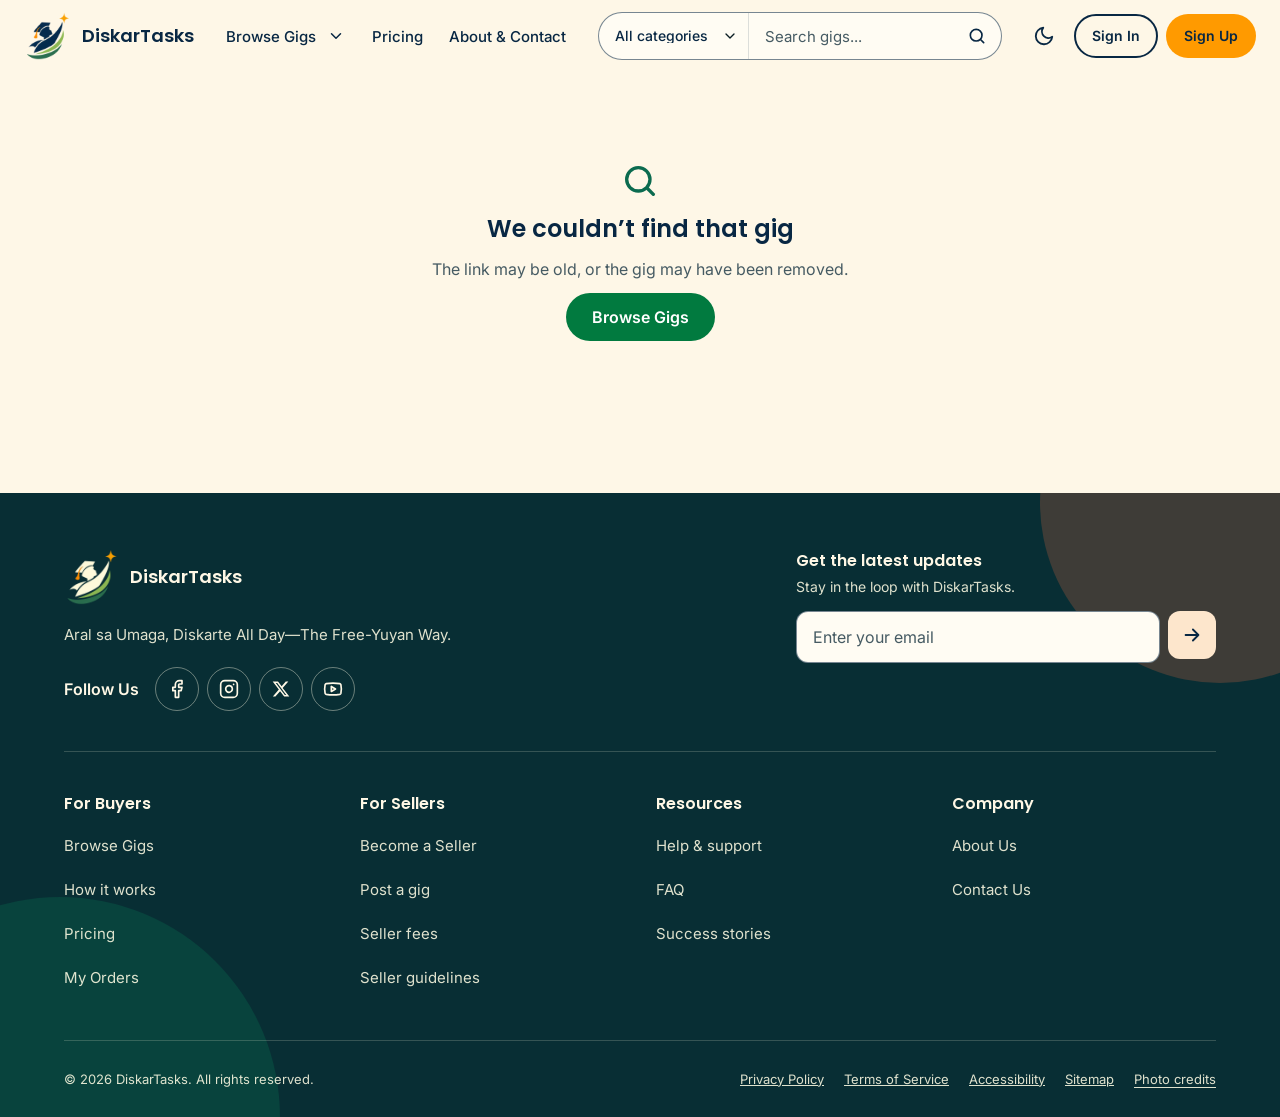
<file: gig.html>
<!doctype html>
<html lang="en">
<head>
  <meta charset="utf-8">
  <meta name="viewport" content="width=device-width, initial-scale=1">
  <title>Gig | DiskarTasks</title>
  <meta name="description" content="A gig on DiskarTasks: packages, delivery, reviews and the seller.">
  <link rel="preconnect" href="https://fonts.googleapis.com">
  <link rel="preconnect" href="https://fonts.gstatic.com" crossorigin>
  <link href="https://fonts.googleapis.com/css2?family=Inter:wght@400;500;600;700&family=Poppins:wght@500;600;700&display=swap" rel="stylesheet">
  <link rel="icon" type="image/png" href="brand/favicon.png">
  <link rel="apple-touch-icon" href="brand/apple-touch-icon.png">
  <link rel="stylesheet" href="css/tokens.css">
  <link rel="stylesheet" href="css/base.css">
  <link rel="stylesheet" href="css/components.css">
  <link rel="stylesheet" href="css/shell.css">
  <link rel="stylesheet" href="css/pages.css">
<script>try{if(localStorage.getItem('campusgigs.v1.theme')==='dark')document.documentElement.setAttribute('data-theme','dark')}catch(e){}</script>
</head>
<body>
<main id="main">
  <div class="container" id="gig-root">
    <div class="gig-crumbs" id="gig-crumbs"></div>
    <div class="gig-layout">
      <div class="gig-main">
        <div class="gallery" id="gallery"></div>
        <h1 class="gig-title" id="gig-title"></h1>
        <div class="seller-strip" id="seller-strip"></div>
        <section class="gig-section" aria-labelledby="about-gig">
          <h2 id="about-gig">About this gig</h2>
          <p class="gig-desc" id="gig-desc"></p>
          <div class="seller-card__chips" id="gig-skills"></div>
        </section>
        <section class="gig-section" id="reviews" aria-labelledby="reviews-title">
          <h2 id="reviews-title">Reviews</h2>
          <div class="rating-line" id="rating-line"></div>
          <div id="review-list"></div>
        </section>
        <section class="gig-section" id="more" aria-labelledby="more-title" hidden>
          <h2 id="more-title">More from this seller</h2>
          <div class="gig-grid gig-grid--3" id="more-grid"></div>
        </section>
      </div>

      <aside class="gig-side" aria-label="Packages">
        <div class="card card--pad package-card">
          <h2 class="package-card__title">Choose a package</h2>
          <div class="segmented package-tabs" id="pkg-tabs" role="group" aria-label="Package"></div>
          <div id="pkg-panel" aria-live="polite"></div>
          <div id="pkg-cta"></div>
          <p class="hint-note" id="pay-note">Pay on meet-up (demo). No payment is taken on this site.</p>
        </div>
      </aside>
    </div>
  </div>

  <div class="gig-sticky" id="gig-sticky" hidden></div>
</main>
<script src="js/util.js"></script>
<script src="js/icons.js"></script>
<script src="js/storage.js"></script>
<script src="js/data.js"></script>
<script src="js/store.js"></script>
<script src="js/auth.js"></script>
<script src="js/ui.js"></script>
<script src="js/pages/gig.js"></script>
</body>
</html>
</file>
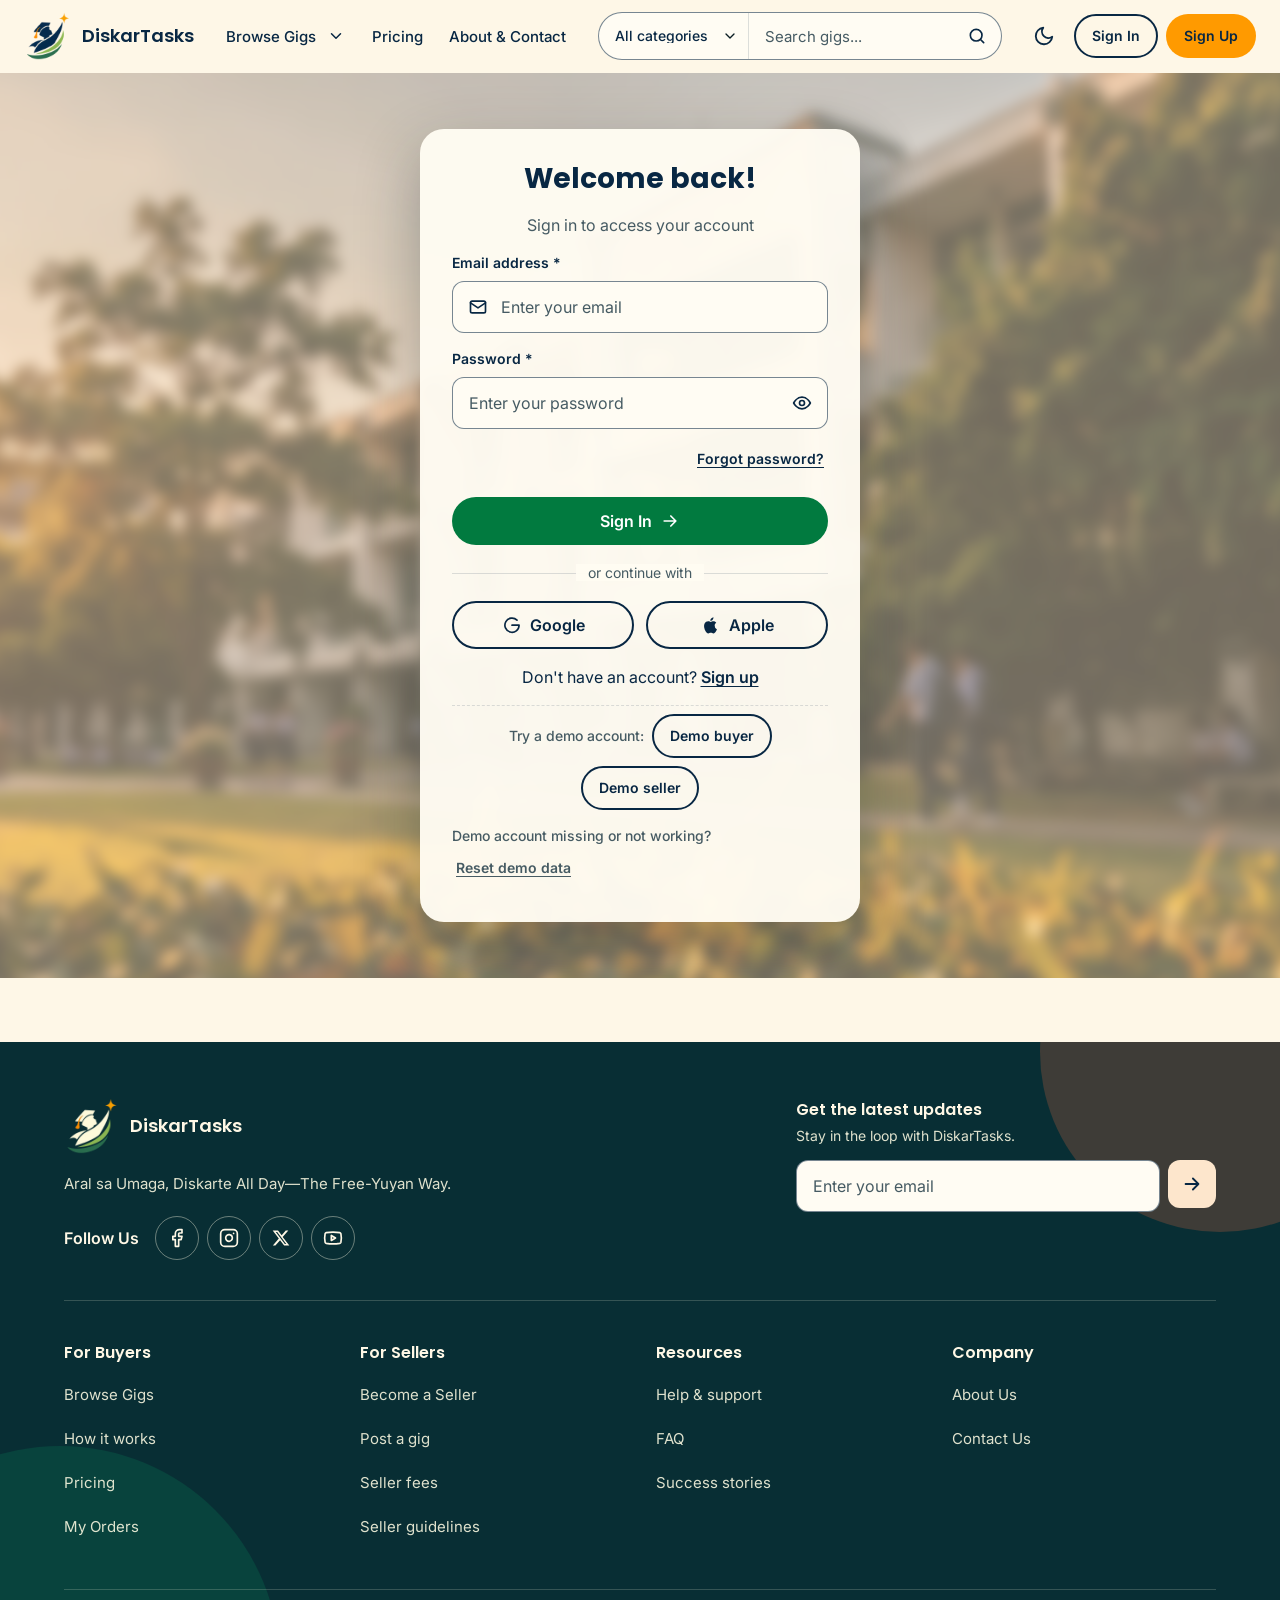
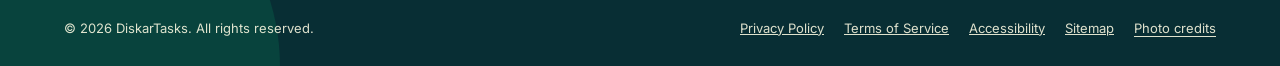
<file: messages.html>
<!doctype html>
<html lang="en">
<head>
  <meta charset="utf-8">
  <meta name="viewport" content="width=device-width, initial-scale=1">
  <title>Messages | DiskarTasks</title>
  <meta name="description" content="Chat with SLSU students about your gigs and orders.">
  <link rel="preconnect" href="https://fonts.googleapis.com">
  <link rel="preconnect" href="https://fonts.gstatic.com" crossorigin>
  <link href="https://fonts.googleapis.com/css2?family=Inter:wght@400;500;600;700&family=Poppins:wght@500;600;700&display=swap" rel="stylesheet">
  <link rel="icon" type="image/png" href="brand/favicon.png">
  <link rel="apple-touch-icon" href="brand/apple-touch-icon.png">
  <link rel="stylesheet" href="css/tokens.css">
  <link rel="stylesheet" href="css/base.css">
  <link rel="stylesheet" href="css/components.css">
  <link rel="stylesheet" href="css/shell.css">
  <link rel="stylesheet" href="css/pages.css">
<script>try{if(localStorage.getItem('campusgigs.v1.theme')==='dark')document.documentElement.setAttribute('data-theme','dark')}catch(e){}</script>
</head>
<body>
<main id="main">
  <div class="container messages-page">
    <h1 class="sr-only">Messages</h1>
    <div class="messages" id="messages">
      <aside class="convo-list" aria-label="Conversations">
        <h2 class="convo-list__title">Messages</h2>
        <div id="convo-list"></div>
      </aside>
      <section class="thread" id="thread" aria-label="Conversation">
        <header class="thread__head" id="thread-head"></header>
        <div class="thread__body" id="thread-body" role="log" aria-live="polite" aria-relevant="additions"></div>
        <form class="composer" id="composer" novalidate>
          <label class="sr-only" for="draft">Write a message</label>
          <textarea class="input composer__input" id="draft" rows="1" maxlength="1000" placeholder="Write a message..."></textarea>
          <button class="btn btn--primary btn--icon" type="submit" id="send" aria-label="Send message" disabled></button>
        </form>
        <p class="composer__note" id="composer-note" hidden></p>
      </section>
    </div>
    <div id="inbox-empty" hidden></div>
  </div>
</main>
<script src="js/util.js"></script>
<script src="js/icons.js"></script>
<script src="js/storage.js"></script>
<script src="js/data.js"></script>
<script src="js/store.js"></script>
<script src="js/auth.js"></script>
<script src="js/ui.js"></script>
<script src="js/pages/messages.js"></script>
</body>
</html>
</file>
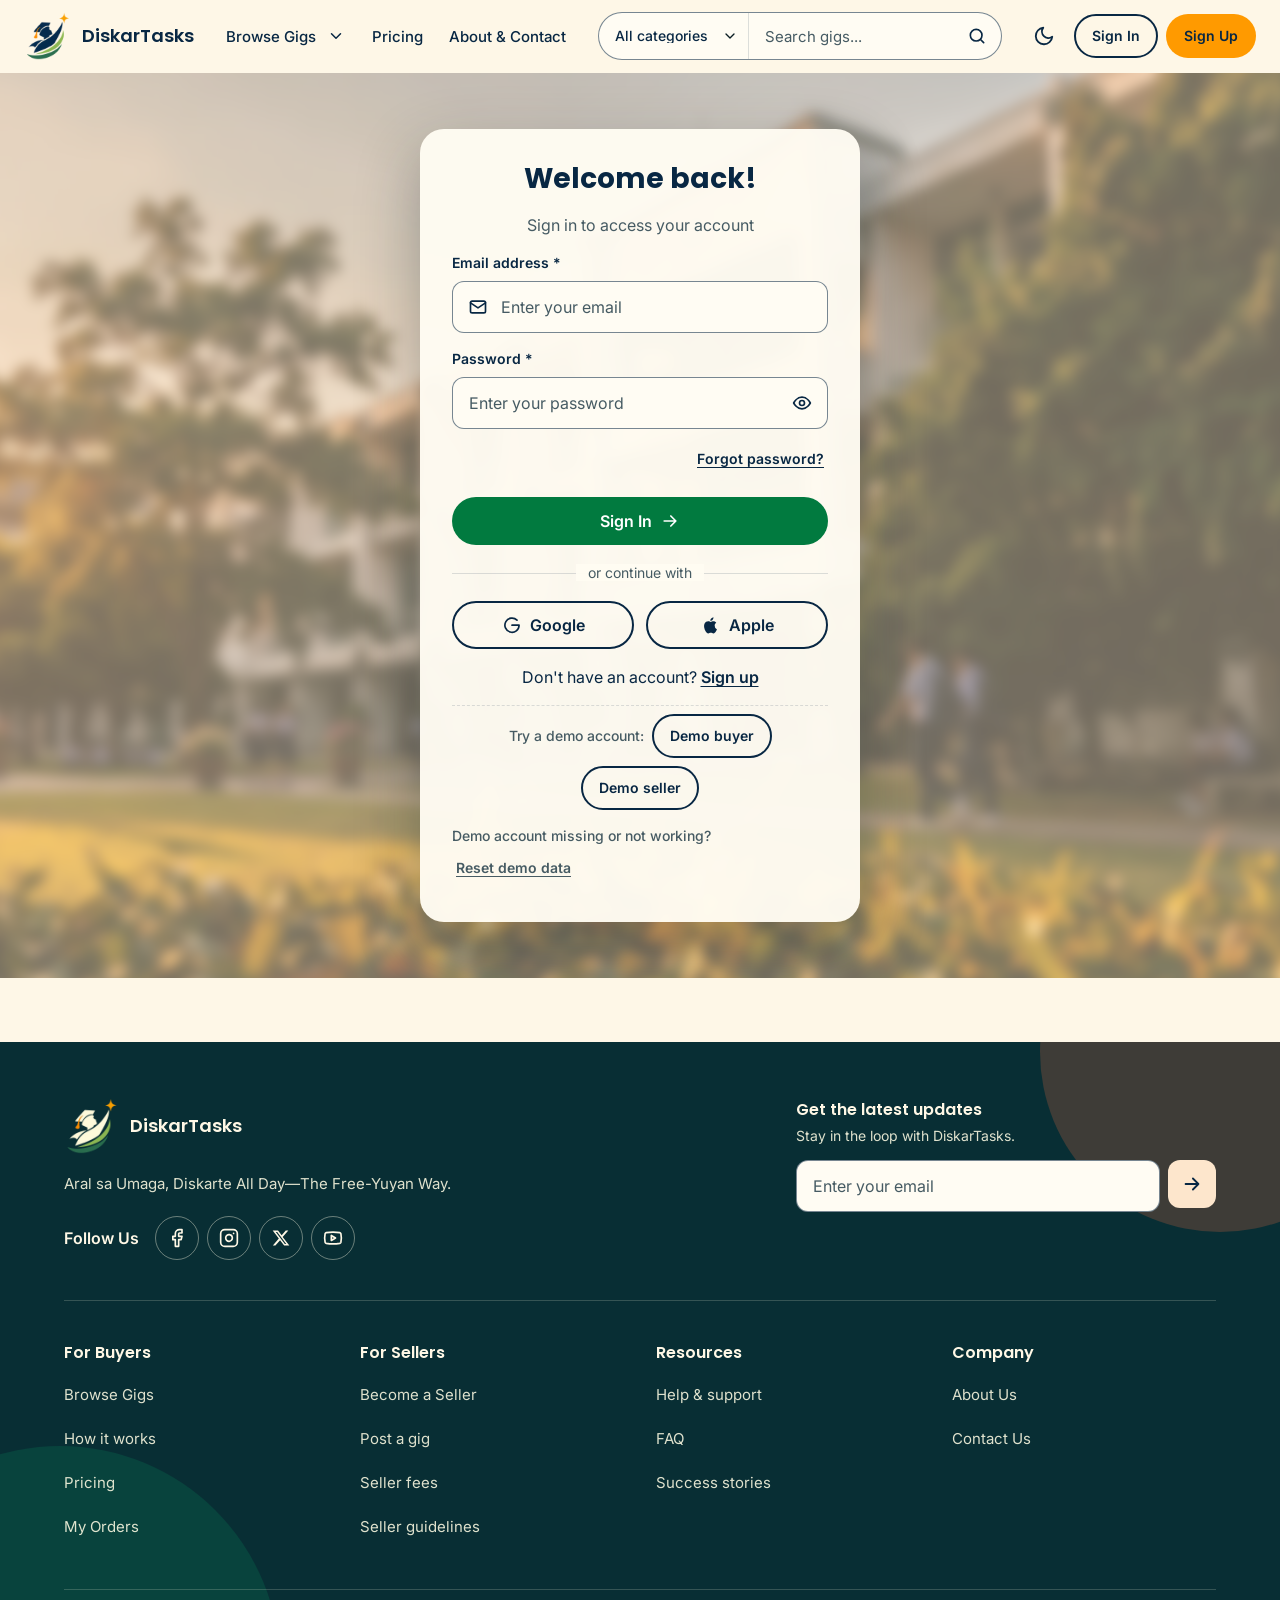
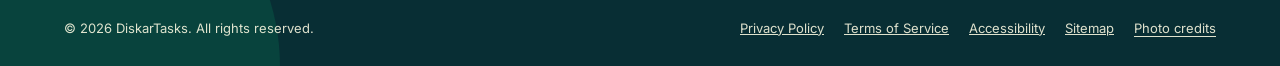
<file: order.html>
<!doctype html>
<html lang="en">
<head>
  <meta charset="utf-8">
  <meta name="viewport" content="width=device-width, initial-scale=1">
  <title>Place an order | DiskarTasks</title>
  <meta name="description" content="Choose a date and time and place your order with an SLSU student.">
  <link rel="preconnect" href="https://fonts.googleapis.com">
  <link rel="preconnect" href="https://fonts.gstatic.com" crossorigin>
  <link href="https://fonts.googleapis.com/css2?family=Inter:wght@400;500;600;700&family=Poppins:wght@500;600;700&display=swap" rel="stylesheet">
  <link rel="icon" type="image/png" href="brand/favicon.png">
  <link rel="apple-touch-icon" href="brand/apple-touch-icon.png">
  <link rel="stylesheet" href="css/tokens.css">
  <link rel="stylesheet" href="css/base.css">
  <link rel="stylesheet" href="css/components.css">
  <link rel="stylesheet" href="css/shell.css">
  <link rel="stylesheet" href="css/pages.css">
<script>try{if(localStorage.getItem('campusgigs.v1.theme')==='dark')document.documentElement.setAttribute('data-theme','dark')}catch(e){}</script>
</head>
<body>
<main id="main">
  <div class="container" id="order-root">
    <div class="gig-crumbs" id="order-crumbs"></div>
    <h1 class="order-title">Place your order</h1>
    <div class="order-layout">
      <div class="order-form-col" id="order-form-col">
        <form class="card card--pad order-form" id="order-form" novalidate>
          <p class="field__error" id="form-error" role="alert" hidden></p>
          <div class="field" id="f-qty" hidden>
            <span class="field__label" id="qty-label">Hours</span>
            <div class="stepper" id="stepper" role="group" aria-labelledby="qty-label">
              <button type="button" id="qty-minus" aria-label="Fewer hours"></button>
              <output id="qty-out" aria-live="polite">1</output>
              <button type="button" id="qty-plus" aria-label="More hours"></button>
            </div>
            <p class="field__error" id="e-qty" hidden></p>
          </div>
          <div class="order-when">
            <div class="field" id="f-date">
              <label for="date">Preferred date</label>
              <div class="input-wrap"><span id="ico-cal"></span><input class="input" id="date" type="date" required></div>
            </div>
            <div class="field" id="f-time">
              <label for="time">Preferred time</label>
              <div class="input-wrap"><span id="ico-clock"></span><input class="input" id="time" type="time" required></div>
            </div>
          </div>
          <p class="field__error" id="e-when" hidden></p>
          <div class="field">
            <label for="notes">Notes to the seller <span class="caption">(optional)</span></label>
            <textarea class="input textarea" id="notes" maxlength="500" placeholder="Tell them what you need and where you would like to meet"></textarea>
            <p class="counter" id="notes-count">0 / 500</p>
          </div>
          <div class="field">
            <span class="field__label">Payment</span>
            <p class="payment-box">Pay on meet-up (demo)</p>
          </div>
          <button class="btn btn--primary btn--block" type="submit" id="place">Place order</button>
        </form>
      </div>

      <aside class="order-summary" aria-label="Order summary">
        <div class="card card--pad summary">
          <div class="summary__cover" id="summary-cover"></div>
          <h2 class="summary__title" id="summary-title"></h2>
          <p class="summary__seller" id="summary-seller"></p>
          <dl class="detail-list" id="summary-list"></dl>
          <p class="summary__total"><span>Total</span><strong id="summary-total"></strong></p>
        </div>
      </aside>
    </div>
  </div>
</main>
<script src="js/util.js"></script>
<script src="js/icons.js"></script>
<script src="js/storage.js"></script>
<script src="js/data.js"></script>
<script src="js/store.js"></script>
<script src="js/auth.js"></script>
<script src="js/ui.js"></script>
<script src="js/pages/order.js"></script>
</body>
</html>
</file>
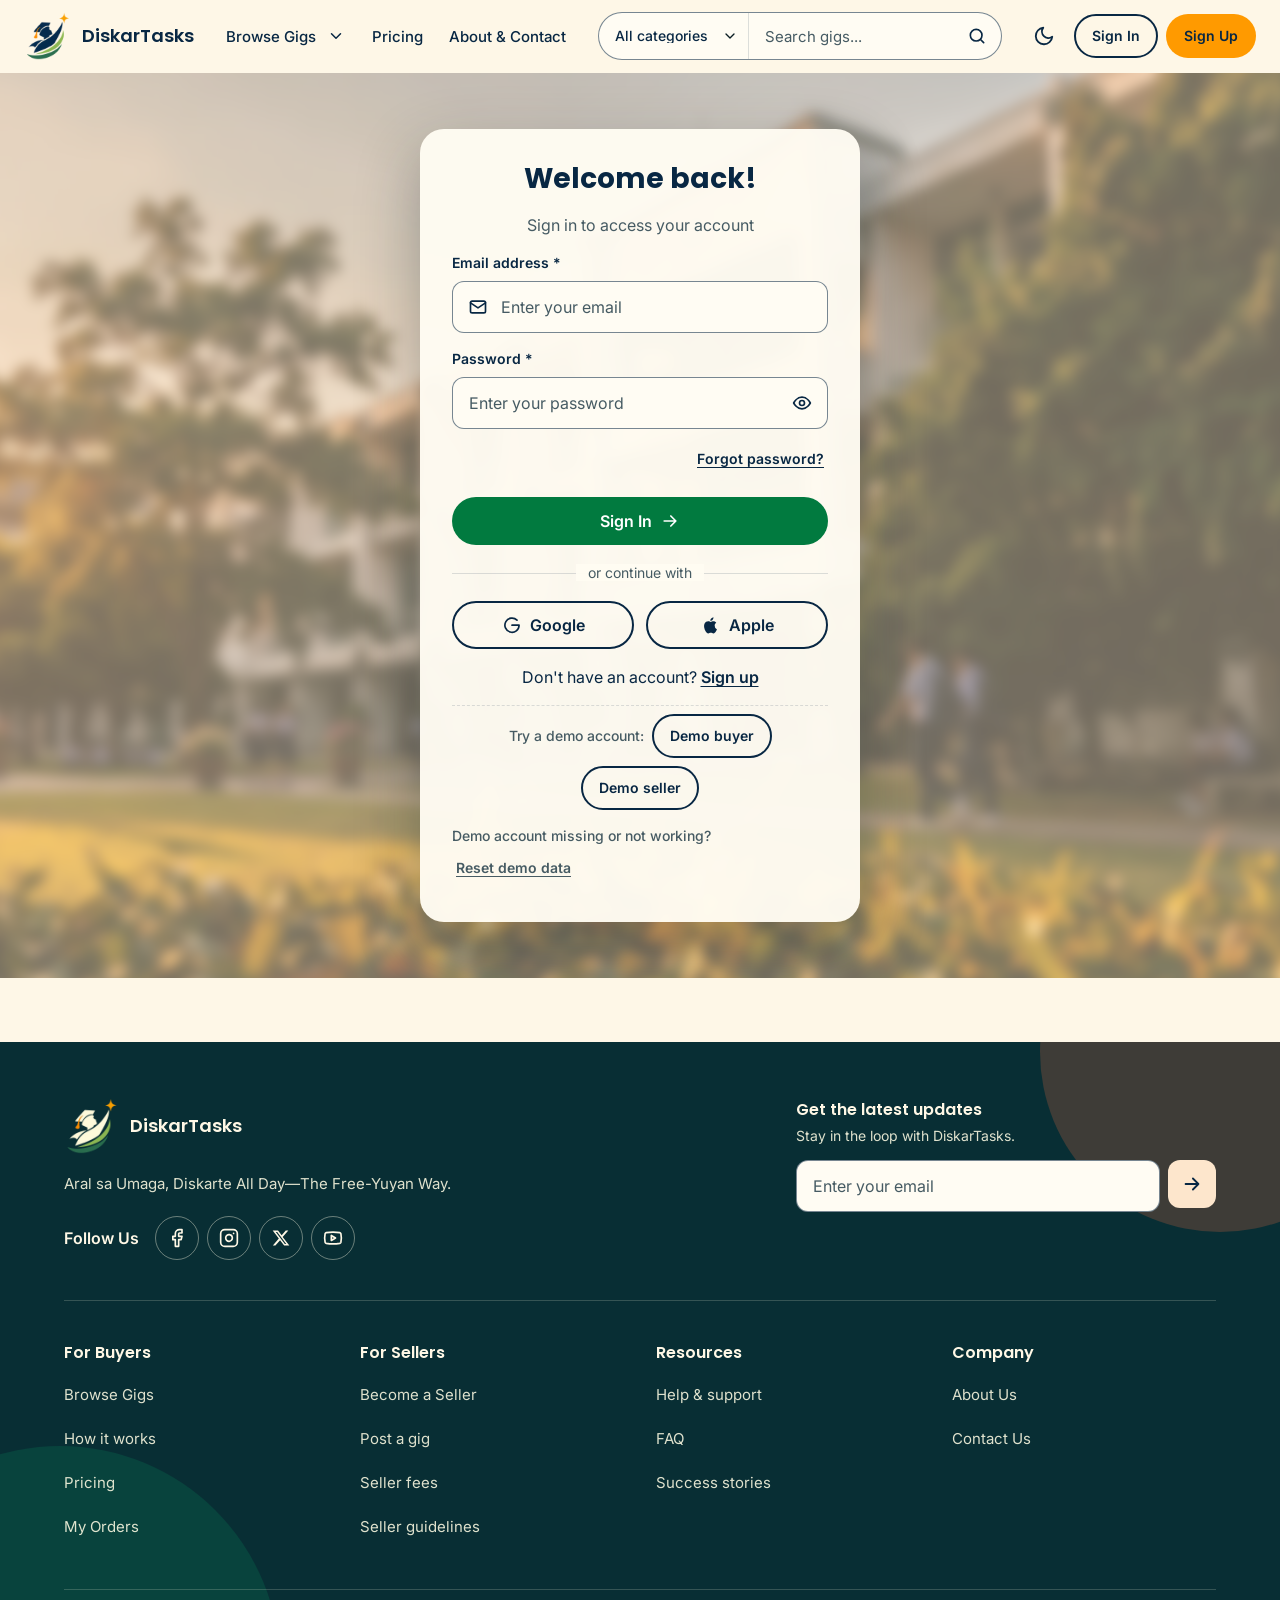
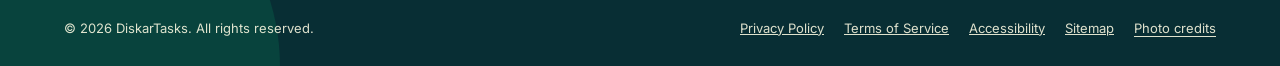
<file: post-gig.html>
<!doctype html>
<html lang="en">
<head>
  <meta charset="utf-8">
  <meta name="viewport" content="width=device-width, initial-scale=1">
  <title>Post a gig | DiskarTasks</title>
  <meta name="description" content="Post a gig on DiskarTasks: set your packages, add a cover and publish.">
  <link rel="preconnect" href="https://fonts.googleapis.com">
  <link rel="preconnect" href="https://fonts.gstatic.com" crossorigin>
  <link href="https://fonts.googleapis.com/css2?family=Inter:wght@400;500;600;700&family=Poppins:wght@500;600;700&display=swap" rel="stylesheet">
  <link rel="icon" type="image/png" href="brand/favicon.png">
  <link rel="apple-touch-icon" href="brand/apple-touch-icon.png">
  <link rel="stylesheet" href="css/tokens.css">
  <link rel="stylesheet" href="css/base.css">
  <link rel="stylesheet" href="css/components.css">
  <link rel="stylesheet" href="css/shell.css">
  <link rel="stylesheet" href="css/pages.css">
<script>try{if(localStorage.getItem('campusgigs.v1.theme')==='dark')document.documentElement.setAttribute('data-theme','dark')}catch(e){}</script>
</head>
<body>
<main id="main">
  <div class="container" id="postgig-root">
    <h1 class="order-title" id="page-title">Post a gig</h1>

    <div class="postgig-layout" id="postgig-layout">
      <form class="card card--pad postgig-form" id="gig-form" novalidate>
        <p class="field__error" id="form-error" role="alert" hidden></p>

        <div class="field" id="f-title">
          <label for="title">Title</label>
          <input class="input" id="title" maxlength="80" autocomplete="off" placeholder="e.g. Minimalist logo for your capstone">
          <p class="counter" id="title-count">0 / 80</p>
          <p class="field__error" id="e-title" hidden></p>
        </div>

        <fieldset class="field postgig-fieldset" id="f-category">
          <legend class="field__label">Category</legend>
          <div class="chip-row" id="category-chips" role="radiogroup" aria-label="Category"></div>
          <p class="field__error" id="e-category" hidden></p>
        </fieldset>

        <fieldset class="field postgig-fieldset">
          <legend class="field__label">Priced</legend>
          <div class="segmented" id="unit-seg" role="group" aria-label="Pricing unit"><button type="button" data-unit="project" aria-pressed="true" class="is-active">Per project</button><button type="button" data-unit="hour" aria-pressed="false">Per hour</button></div>
        </fieldset>

        <div class="field" id="f-description">
          <label for="description">Description</label>
          <textarea class="input textarea" id="description" maxlength="2000" placeholder="What will you do, and what should the buyer send you?"></textarea>
          <p class="counter" id="desc-count">0 / 2000</p>
          <p class="field__error" id="e-description" hidden></p>
        </div>

        <div class="field">
          <label for="skill-input">Skills <span class="caption">(type a skill and press Enter)</span></label>
          <input class="input" id="skill-input" maxlength="30" autocomplete="off" placeholder="e.g. Canva">
          <div class="chip-row" id="skill-chips"></div>
        </div>

        <fieldset class="field postgig-fieldset" id="f-packages">
          <legend class="field__label">Packages <span class="caption">(Basic is required, up to three)</span></legend>
          <div id="tiers"></div>
          <div class="chip-row" id="add-tiers"></div>
          <p class="field__error" id="e-packages" hidden></p>
        </fieldset>

        <fieldset class="field postgig-fieldset">
          <legend class="field__label">Cover</legend>
          <div class="cover-choices" id="cover-choices"></div>
          <div class="cover-upload">
            <input type="file" id="cover-file" accept="image/png,image/jpeg,image/webp" class="sr-only">
            <label class="btn btn--outline btn--sm" for="cover-file" id="cover-file-label">Upload a photo</label>
            <button class="btn btn--outline btn--sm" type="button" id="cover-remove" hidden>Remove photo</button>
            <span class="caption">Optional. Photos are resized to fit.</span>
          </div>
        </fieldset>

        <button class="btn btn--primary btn--block" type="submit" id="publish">Publish gig</button>
      </form>

      <aside class="postgig-preview" aria-label="Preview">
        <h2>Preview</h2>
        <div id="preview" inert></div>
        <p class="hint-note">This is how your gig will look in Browse.</p>
      </aside>
    </div>
  </div>
</main>
<script src="js/util.js"></script>
<script src="js/icons.js"></script>
<script src="js/storage.js"></script>
<script src="js/data.js"></script>
<script src="js/store.js"></script>
<script src="js/auth.js"></script>
<script src="js/ui.js"></script>
<script src="js/pages/post-gig.js"></script>
</body>
</html>
</file>
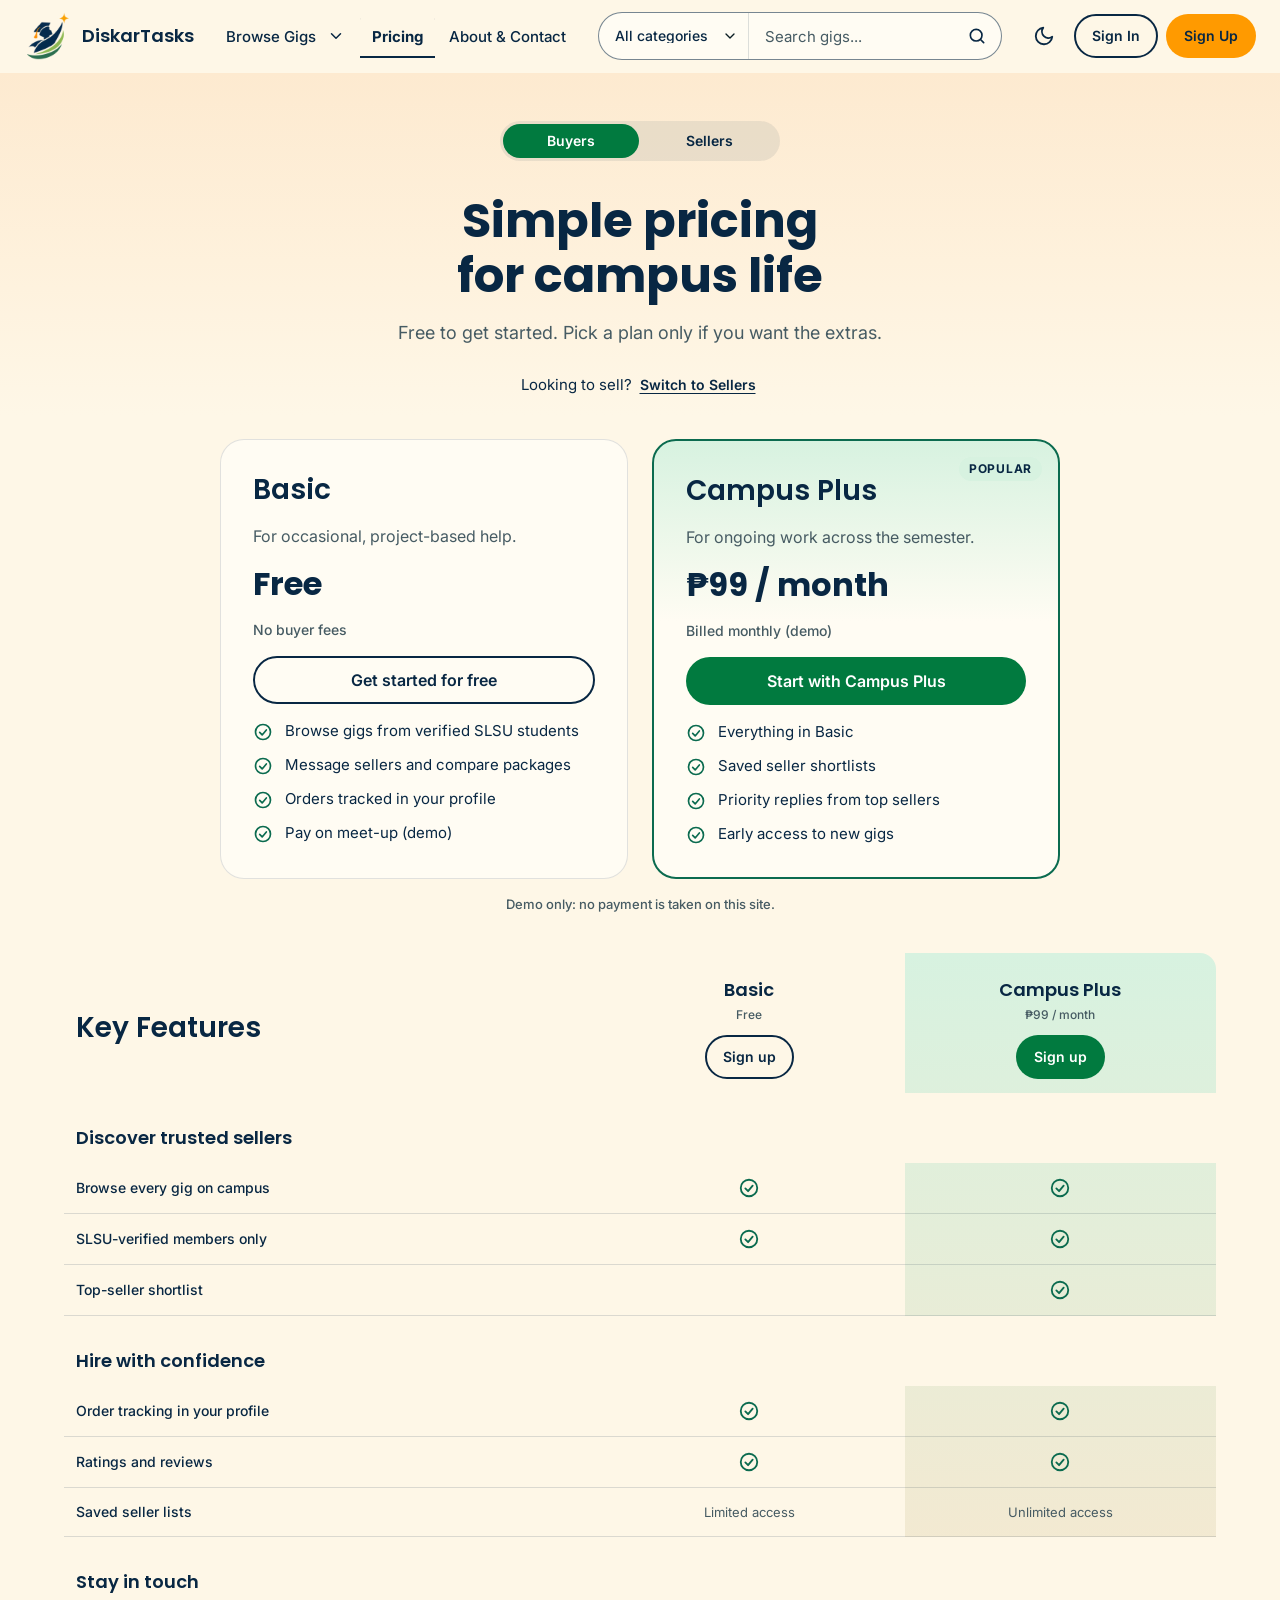
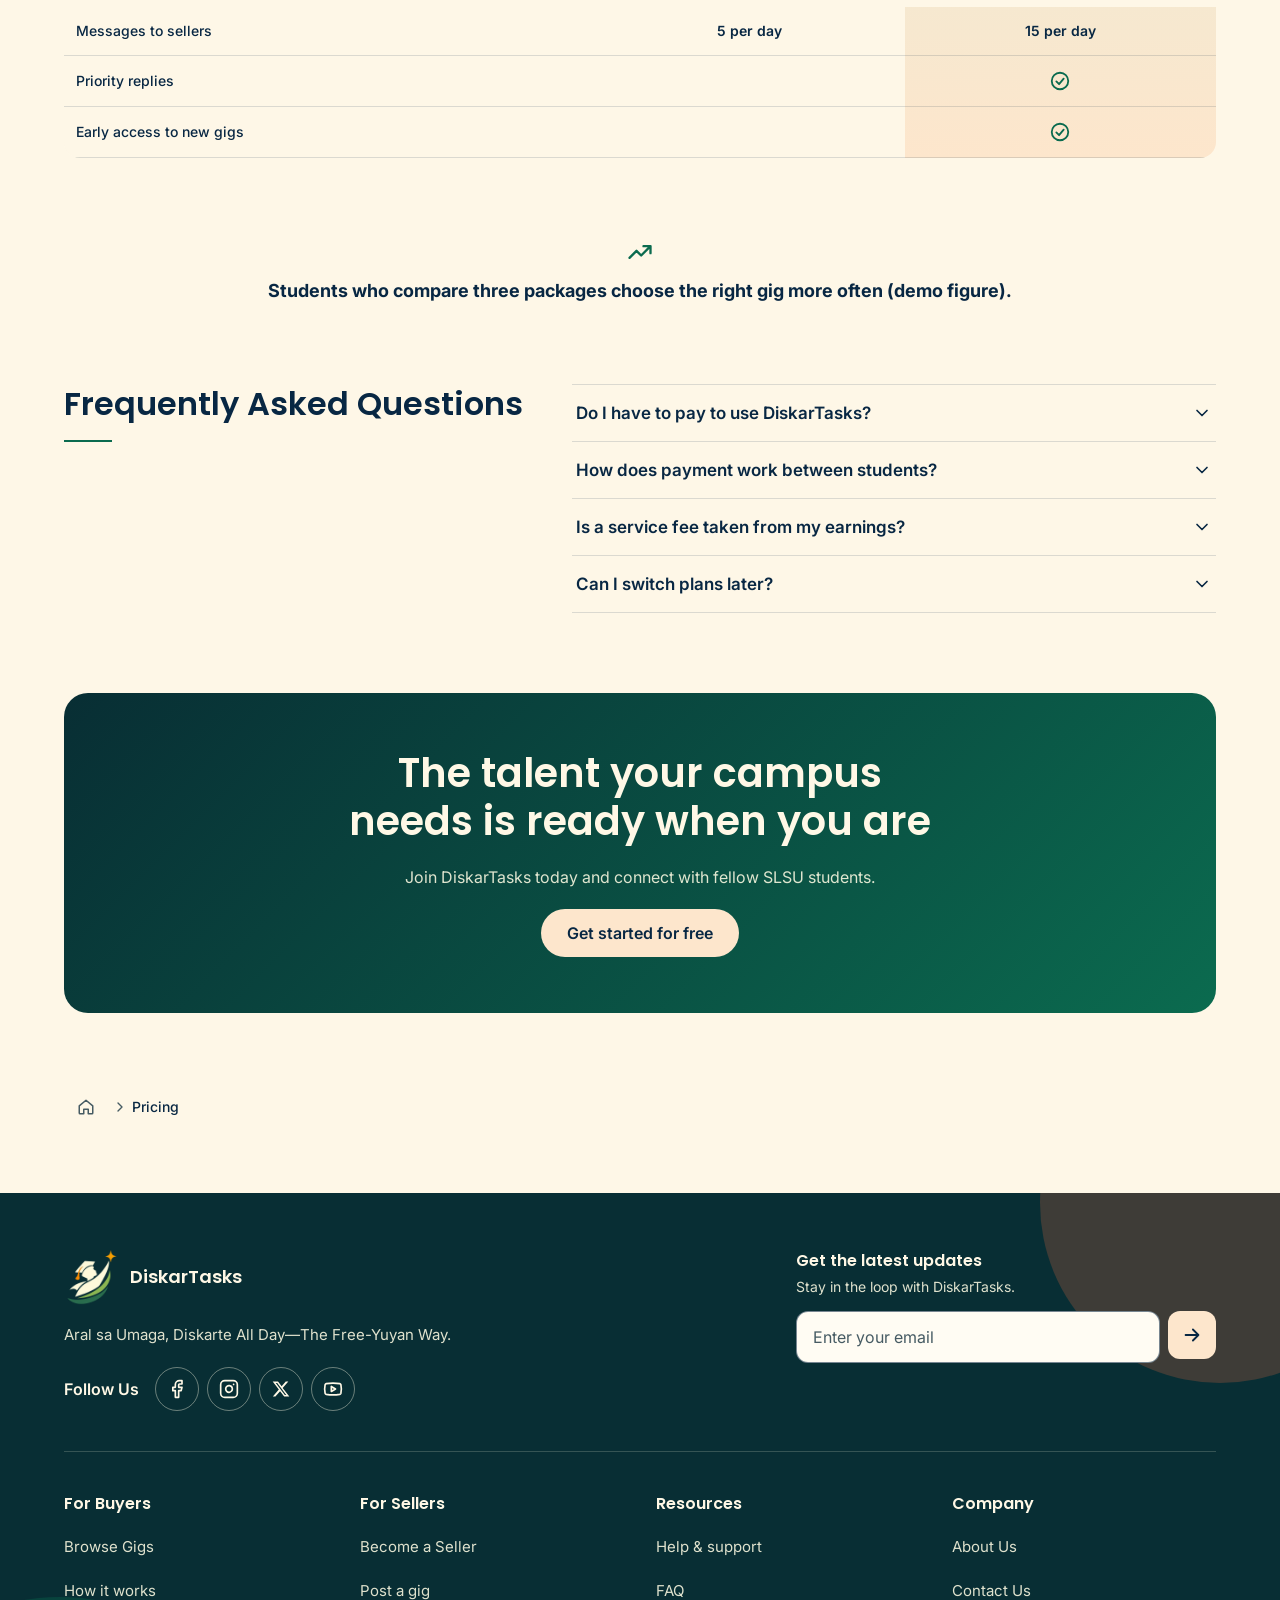
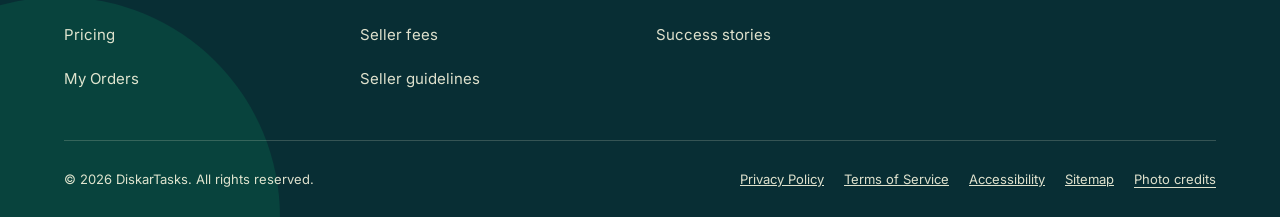
<file: pricing.html>
<!doctype html>
<html lang="en">
<head>
  <meta charset="utf-8">
  <meta name="viewport" content="width=device-width, initial-scale=1">
  <title>Pricing | DiskarTasks</title>
  <meta name="description" content="DiskarTasks pricing for buyers and sellers. Free to start; the plans here are a demo.">
  <link rel="preconnect" href="https://fonts.googleapis.com">
  <link rel="preconnect" href="https://fonts.gstatic.com" crossorigin>
  <link href="https://fonts.googleapis.com/css2?family=Inter:wght@400;500;600;700&family=Poppins:wght@500;600;700&display=swap" rel="stylesheet">
  <link rel="icon" type="image/png" href="brand/favicon.png">
  <link rel="apple-touch-icon" href="brand/apple-touch-icon.png">
  <link rel="stylesheet" href="css/tokens.css">
  <link rel="stylesheet" href="css/base.css">
  <link rel="stylesheet" href="css/components.css">
  <link rel="stylesheet" href="css/shell.css">
  <link rel="stylesheet" href="css/pages.css">
<script>try{if(localStorage.getItem('campusgigs.v1.theme')==='dark')document.documentElement.setAttribute('data-theme','dark')}catch(e){}</script>
</head>
<body>
<main id="main">

  <section class="pricing-hero" aria-labelledby="pricing-title">
    <div class="container">
      <div class="segmented pricing-toggle" id="audience" role="group" aria-label="Pricing for">
        <button type="button" data-audience="buyers" aria-pressed="true" class="is-active">Buyers</button>
        <button type="button" data-audience="sellers" aria-pressed="false">Sellers</button>
      </div>
      <h1 id="pricing-title">Simple pricing for campus life</h1>
      <p class="pricing-hero__sub">Free to get started. Pick a plan only if you want the extras.</p>
      <p class="pricing-hero__switch"><span id="switch-text"></span> <button class="link-btn" type="button" id="switch-btn"></button></p>
    </div>
  </section>

  <section class="container pricing-plans" aria-labelledby="plans-title">
    <h2 class="sr-only" id="plans-title">Plans</h2>
    <div class="pricing-grid" id="plans"></div>
    <p class="hint-note pricing-note">Demo only: no payment is taken on this site.</p>
  </section>

  <section class="section container" aria-labelledby="features-title">
    <div id="features"></div>
  </section>

  <section class="section container">
    <div class="stat-line" id="stat"></div>
  </section>

  <section class="section container" aria-labelledby="pfaq-title">
    <div class="faq-split">
      <h2 class="h-rule" id="pfaq-title">Frequently Asked Questions</h2>
      <div class="acc" id="pricing-faq"></div>
    </div>
  </section>

  <section class="section container" aria-label="Get started"><div id="pricing-cta"></div></section>

</main>
<script src="js/util.js"></script>
<script src="js/icons.js"></script>
<script src="js/storage.js"></script>
<script src="js/data.js"></script>
<script src="js/store.js"></script>
<script src="js/auth.js"></script>
<script src="js/ui.js"></script>
<script src="js/pages/pricing.js"></script>
</body>
</html>
</file>
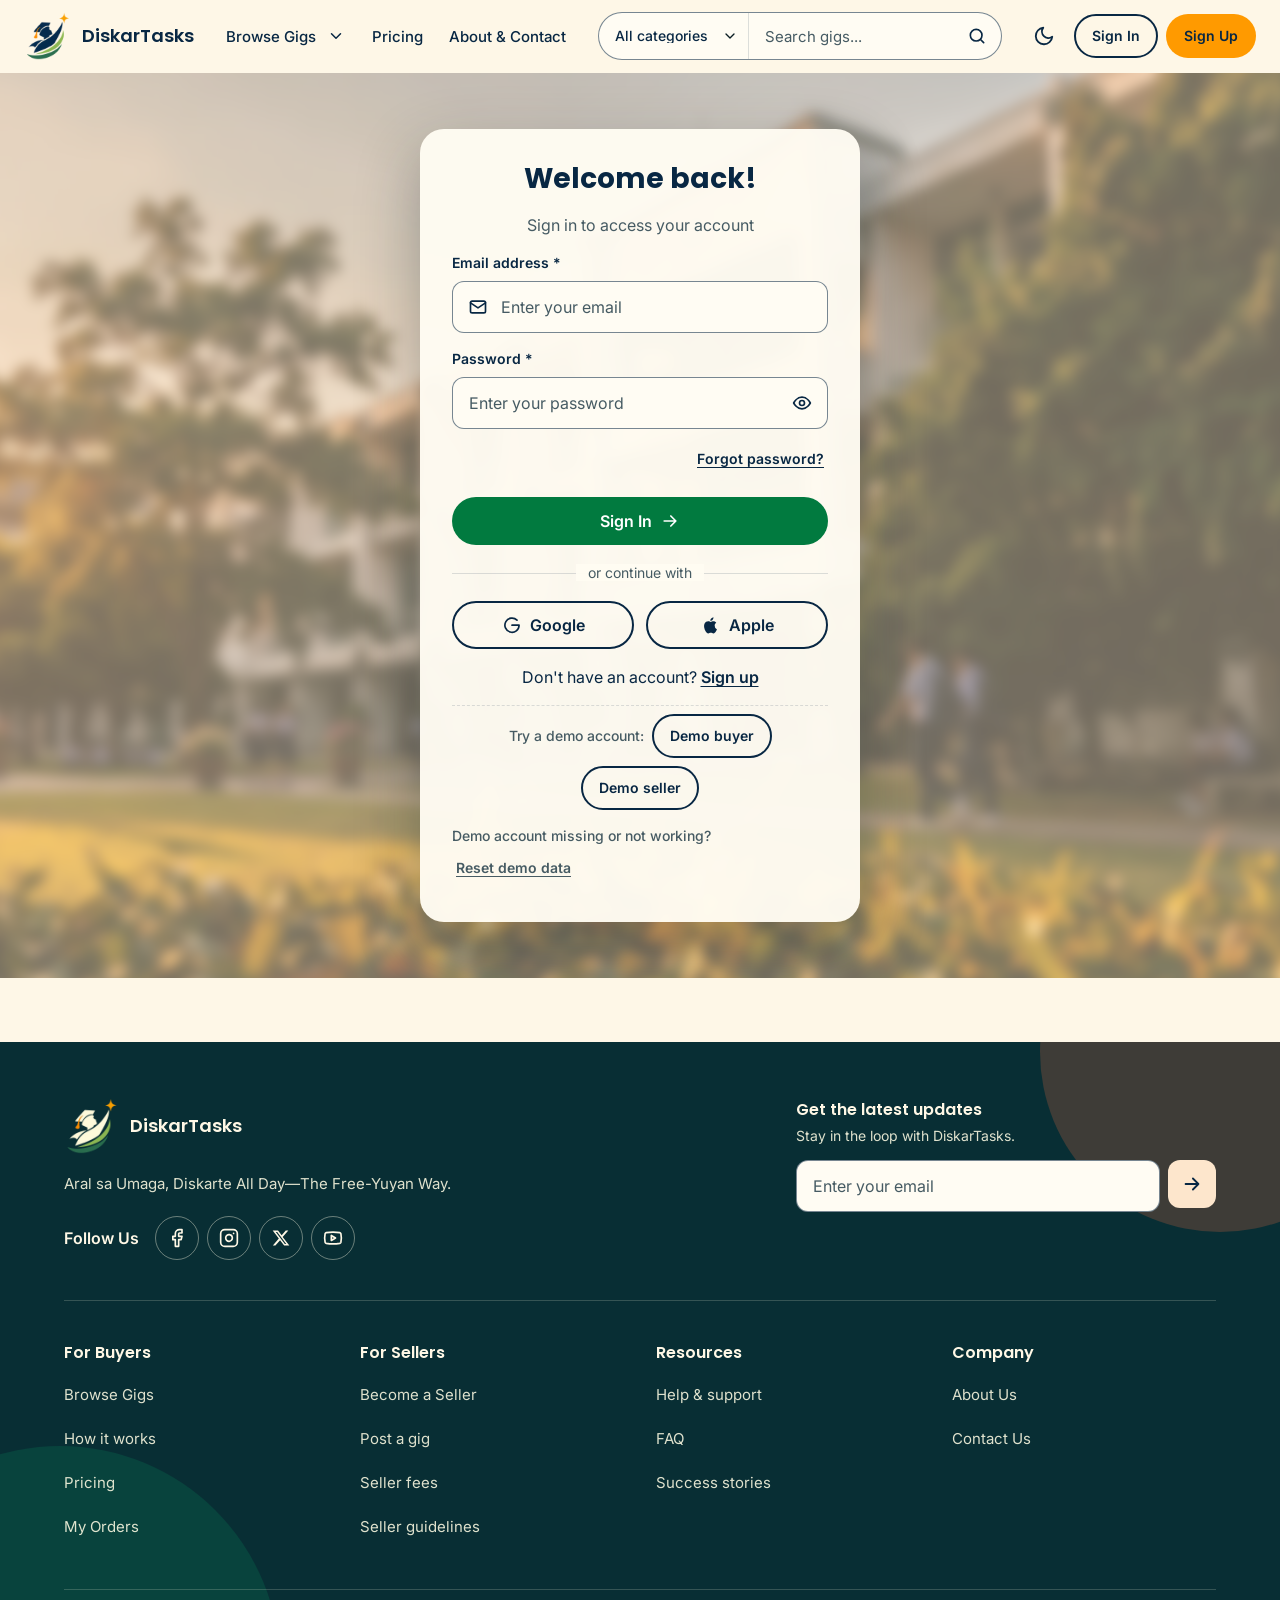
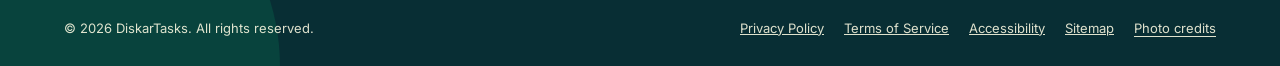
<file: profile.html>
<!doctype html>
<html lang="en">
<head>
  <meta charset="utf-8">
  <meta name="viewport" content="width=device-width, initial-scale=1">
  <title>My Profile | DiskarTasks</title>
  <meta name="description" content="Your orders, favorites and reviews on DiskarTasks.">
  <link rel="preconnect" href="https://fonts.googleapis.com">
  <link rel="preconnect" href="https://fonts.gstatic.com" crossorigin>
  <link href="https://fonts.googleapis.com/css2?family=Inter:wght@400;500;600;700&family=Poppins:wght@500;600;700&display=swap" rel="stylesheet">
  <link rel="icon" type="image/png" href="brand/favicon.png">
  <link rel="apple-touch-icon" href="brand/apple-touch-icon.png">
  <link rel="stylesheet" href="css/tokens.css">
  <link rel="stylesheet" href="css/base.css">
  <link rel="stylesheet" href="css/components.css">
  <link rel="stylesheet" href="css/shell.css">
  <link rel="stylesheet" href="css/pages.css">
<script>try{if(localStorage.getItem('campusgigs.v1.theme')==='dark')document.documentElement.setAttribute('data-theme','dark')}catch(e){}</script>
</head>
<body>
<main id="main">
  <div class="profile-cover" id="profile-cover" aria-hidden="true"></div>
  <div class="container">
    <header class="profile-head" id="profile">
      <div class="profile-head__avatar" id="p-avatar"></div>
      <div class="profile-head__id"><h1 id="p-handle"></h1><p id="p-headline"></p></div>
      <div class="profile-head__actions"><button class="btn btn--outline" type="button" id="p-edit">Profile</button></div>
    </header>

    <div class="profile-layout">
      <nav class="profile-nav" aria-label="Account"><ul id="profile-nav"></ul></nav>

      <div class="profile-main">
        <nav class="tabbar" id="tabbar" aria-label="Profile sections">
          <a href="#orders" data-section="orders">My Orders</a>
          <a href="#favorites" data-section="favorites">Favorites</a>
          <a href="#reviews" data-section="reviews">Reviews</a>
        </nav>

        <section class="profile-section" id="orders" aria-labelledby="orders-title">
          <h2 id="orders-title">My Orders</h2>
          <div class="chip-row" id="order-chips" role="group" aria-label="Filter orders">
            <button class="chip chip--active" type="button" aria-pressed="true" data-status="">All</button>
            <button class="chip" type="button" aria-pressed="false" data-status="in_progress">In Progress</button>
            <button class="chip" type="button" aria-pressed="false" data-status="completed">Completed</button>
          </div>
          <div class="order-list" id="order-list"></div>
        </section>

        <section class="profile-section" id="favorites" aria-labelledby="fav-title">
          <h2 id="fav-title">Favorites</h2>
          <div class="fav-grid" id="fav-grid"></div>
        </section>

        <section class="profile-section" id="reviews" aria-labelledby="rev-title">
          <div class="section__head"><h2 id="rev-title">Recent Reviews</h2><button class="link-arrow" type="button" id="see-all-reviews" hidden>See all <span id="rev-arrow"></span></button></div>
          <div id="review-list"></div>
        </section>
      </div>
    </div>
  </div>
</main>
<script src="js/util.js"></script>
<script src="js/icons.js"></script>
<script src="js/storage.js"></script>
<script src="js/data.js"></script>
<script src="js/store.js"></script>
<script src="js/auth.js"></script>
<script src="js/ui.js"></script>
<script src="js/pages/settings-drawer.js"></script>
<script src="js/pages/profile.js"></script>
</body>
</html>
</file>
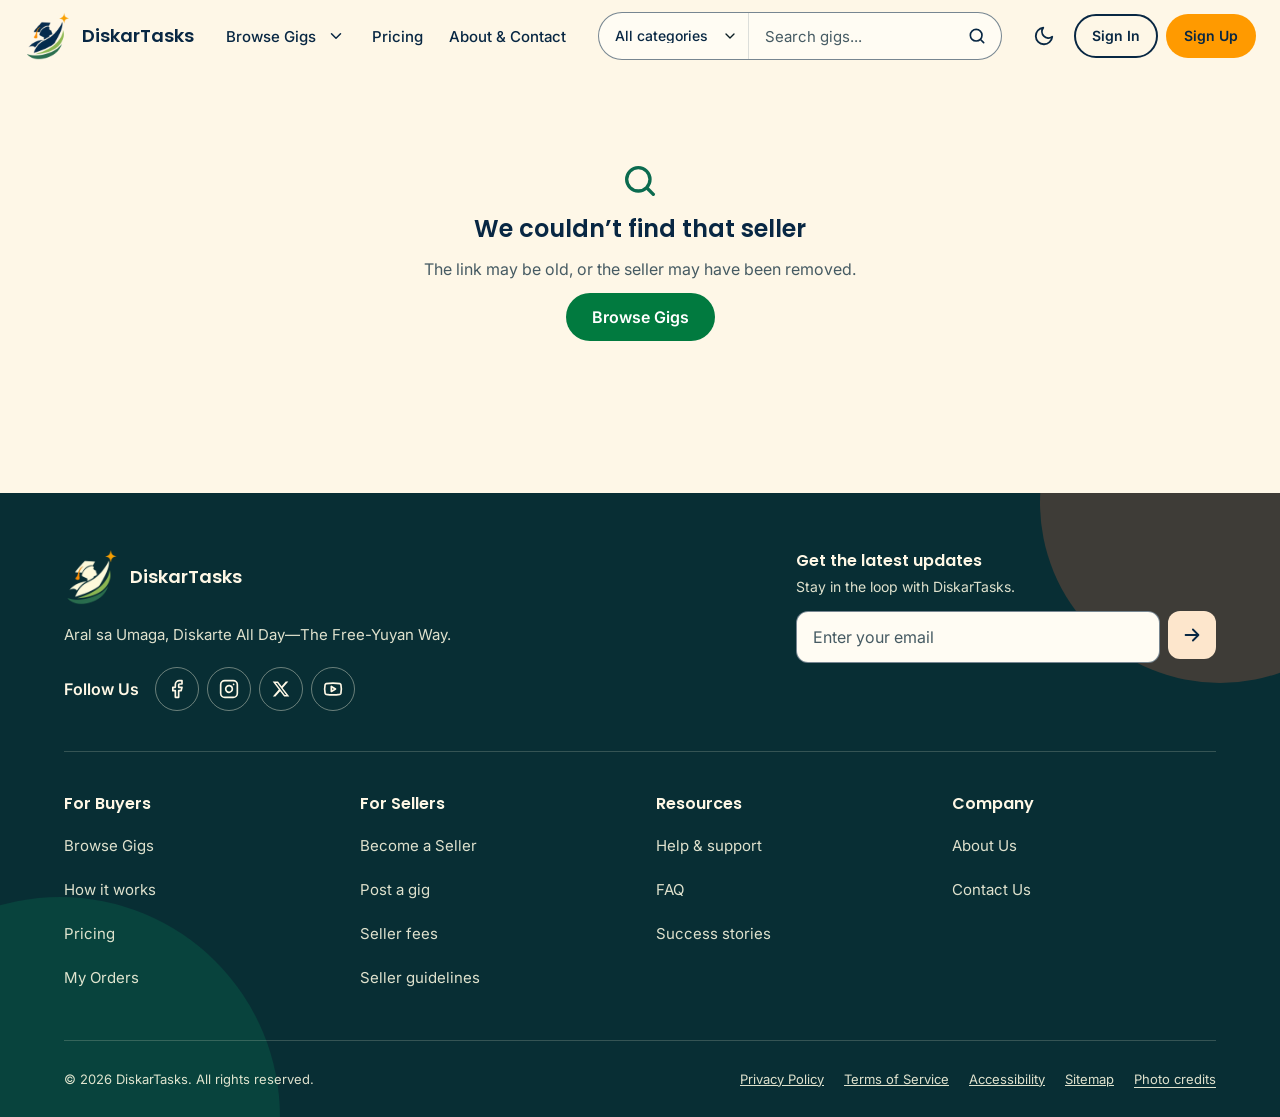
<file: seller.html>
<!doctype html>
<html lang="en">
<head>
  <meta charset="utf-8">
  <meta name="viewport" content="width=device-width, initial-scale=1">
  <title>Seller | DiskarTasks</title>
  <meta name="description" content="A DiskarTasks seller profile: about, portfolio, gigs and reviews.">
  <link rel="preconnect" href="https://fonts.googleapis.com">
  <link rel="preconnect" href="https://fonts.gstatic.com" crossorigin>
  <link href="https://fonts.googleapis.com/css2?family=Inter:wght@400;500;600;700&family=Poppins:wght@500;600;700&display=swap" rel="stylesheet">
  <link rel="icon" type="image/png" href="brand/favicon.png">
  <link rel="apple-touch-icon" href="brand/apple-touch-icon.png">
  <link rel="stylesheet" href="css/tokens.css">
  <link rel="stylesheet" href="css/base.css">
  <link rel="stylesheet" href="css/components.css">
  <link rel="stylesheet" href="css/shell.css">
  <link rel="stylesheet" href="css/pages.css">
<script>try{if(localStorage.getItem('campusgigs.v1.theme')==='dark')document.documentElement.setAttribute('data-theme','dark')}catch(e){}</script>
</head>
<body>
<main id="main">
  <div id="seller-root">
    <div class="profile-cover" id="profile-cover" aria-hidden="true"></div>
    <div class="container">
      <header class="profile-head" id="profile">
        <div class="profile-head__avatar" id="p-avatar"></div>
        <div class="profile-head__id">
          <h1 id="p-handle"></h1>
          <p id="p-headline"></p>
          <p class="seller-meta" id="p-meta"></p>
        </div>
        <div class="profile-head__actions" id="p-actions"></div>
      </header>

      <div id="welcome-slot"></div>

      <div class="profile-layout">
        <nav class="profile-nav" aria-label="Seller sections"><ul id="profile-nav"></ul></nav>
        <div class="profile-main">
          <nav class="tabbar" id="tabbar" aria-label="Profile sections"></nav>

          <section class="profile-section" id="about" aria-labelledby="about-title">
            <h2 id="about-title">About Me</h2>
            <p class="about-bio" id="about-bio"></p>
            <div class="seller-card__chips" id="about-skills"></div>
          </section>

          <section class="profile-section" id="portfolio" aria-labelledby="portfolio-title">
            <div class="section__head"><h2 id="portfolio-title">Portfolio</h2><button class="link-arrow" type="button" id="portfolio-more" hidden>See all <span id="pf-arrow"></span></button></div>
            <div class="portfolio-grid" id="portfolio-grid"></div>
          </section>

          <section class="profile-section" id="gigs" aria-labelledby="gigs-title">
            <h2 id="gigs-title">My Gigs</h2>
            <div class="gig-rows" id="gig-rows"></div>
          </section>

          <section class="profile-section" id="reviews" aria-labelledby="reviews-title">
            <h2 id="reviews-title">Reviews</h2>
            <div id="review-list"></div>
          </section>

          <section class="profile-section" id="orders" aria-labelledby="orders-title" hidden>
            <h2 id="orders-title">Orders received</h2>
            <div class="order-list" id="order-list"></div>
          </section>
        </div>
      </div>
    </div>
  </div>
</main>
<script src="js/util.js"></script>
<script src="js/icons.js"></script>
<script src="js/storage.js"></script>
<script src="js/data.js"></script>
<script src="js/store.js"></script>
<script src="js/auth.js"></script>
<script src="js/ui.js"></script>
<script src="js/pages/settings-drawer.js"></script>
<script src="js/pages/seller.js"></script>
</body>
</html>
</file>
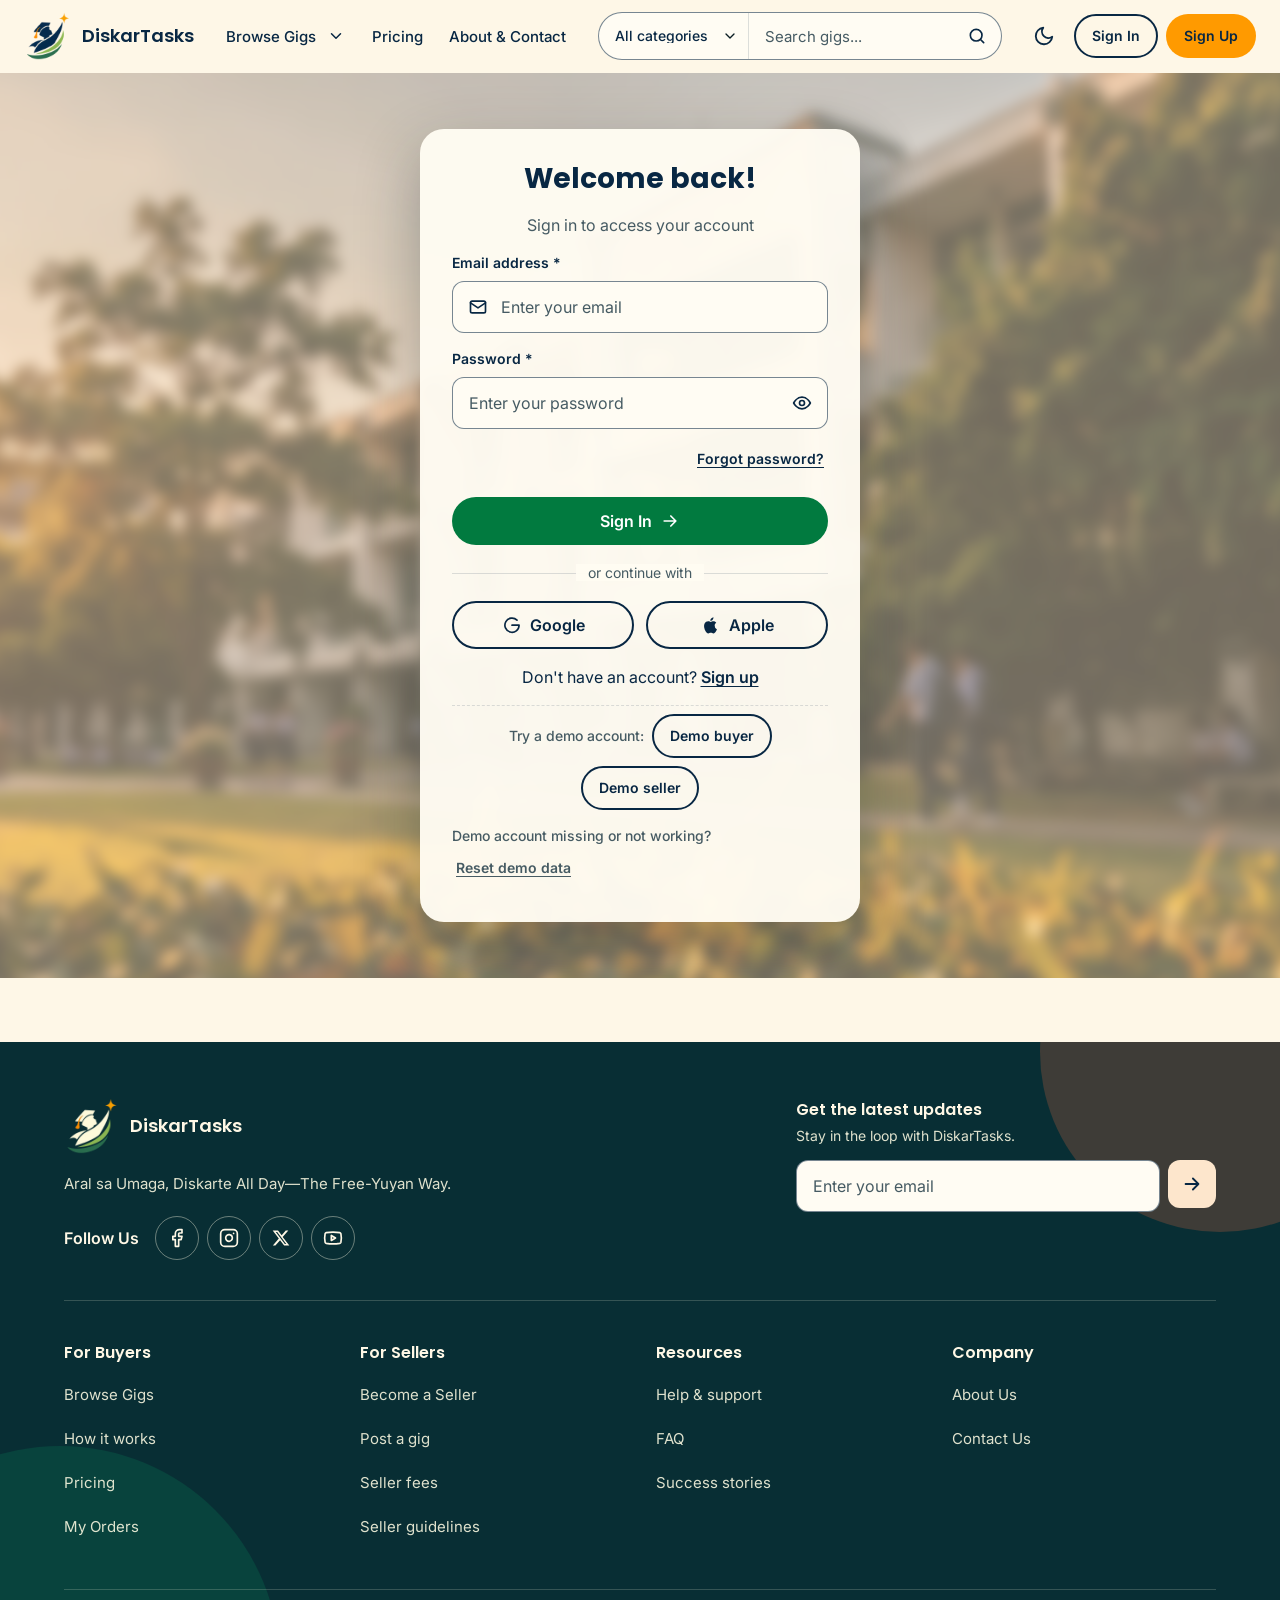
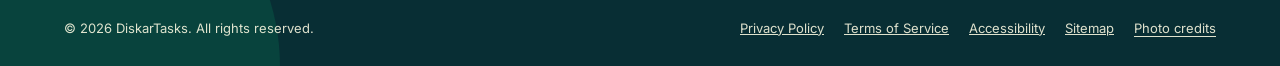
<file: signin.html>
<!doctype html>
<html lang="en">
<head>
  <meta charset="utf-8">
  <meta name="viewport" content="width=device-width, initial-scale=1">
  <title>Sign In | DiskarTasks</title>
  <meta name="description" content="Sign in to your DiskarTasks account.">
  <link rel="preconnect" href="https://fonts.googleapis.com">
  <link rel="preconnect" href="https://fonts.gstatic.com" crossorigin>
  <link href="https://fonts.googleapis.com/css2?family=Inter:wght@400;500;600;700&family=Poppins:wght@500;600;700&display=swap" rel="stylesheet">
  <link rel="icon" type="image/png" href="brand/favicon.png">
  <link rel="apple-touch-icon" href="brand/apple-touch-icon.png">
  <link rel="stylesheet" href="css/tokens.css">
  <link rel="stylesheet" href="css/base.css">
  <link rel="stylesheet" href="css/components.css">
  <link rel="stylesheet" href="css/shell.css">
  <link rel="stylesheet" href="css/pages.css">
<script>try{if(localStorage.getItem('campusgigs.v1.theme')==='dark')document.documentElement.setAttribute('data-theme','dark')}catch(e){}</script>
</head>
<body>
<main id="main">
  <section class="auth" aria-labelledby="auth-title">
    <div class="auth__bg" id="auth-bg" aria-hidden="true"></div>
    <div class="auth__card">
      <h1 id="auth-title">Welcome back!</h1>
      <p class="auth__sub">Sign in to access your account</p>

      <form id="signin-form" novalidate>
        <p class="field__error" id="auth-error" role="alert" hidden></p>
        <div class="field">
          <label for="email">Email address <span aria-hidden="true">*</span></label>
          <div class="input-wrap"><span id="ico-mail"></span><input class="input" id="email" name="email" type="email" placeholder="Enter your email" autocomplete="email" required></div>
        </div>
        <div class="field">
          <label for="password">Password <span aria-hidden="true">*</span></label>
          <div class="input-wrap input-wrap--end"><input class="input" id="password" name="password" type="password" placeholder="Enter your password" autocomplete="current-password" required><button class="icon-btn input-wrap__end" type="button" id="toggle-pass" aria-pressed="false" aria-label="Show password"></button></div>
        </div>
        <div class="auth__forgot"><button class="link-btn" type="button" id="forgot">Forgot password?</button></div>
        <button class="btn btn--primary btn--block" type="submit" id="submit">Sign In <span id="ico-arrow"></span></button>
      </form>

      <div class="auth__divider"><span>or continue with</span></div>
      <div class="auth__socials">
        <button class="btn btn--outline" type="button" data-social-signin="Google"><span id="ico-google"></span> Google</button>
        <button class="btn btn--outline" type="button" data-social-signin="Apple"><span id="ico-apple"></span> Apple</button>
      </div>

      <p class="auth__switch">Don't have an account? <a class="auth__link" id="to-signup" href="signup.html">Sign up</a></p>

      <div class="demo-row" aria-label="Demo accounts">
        <span class="caption">Try a demo account:</span>
        <button class="btn btn--outline btn--sm" type="button" data-demo="buyer">Demo buyer</button>
        <button class="btn btn--outline btn--sm" type="button" data-demo="seller">Demo seller</button>
      </div>
      <p class="demo-reset caption">Demo account missing or not working? <button class="link-btn" type="button" id="demo-reset">Reset demo data</button></p>
    </div>
  </section>
</main>
<script src="js/util.js"></script>
<script src="js/icons.js"></script>
<script src="js/storage.js"></script>
<script src="js/data.js"></script>
<script src="js/store.js"></script>
<script src="js/auth.js"></script>
<script src="js/ui.js"></script>
<script src="js/pages/signin.js"></script>
</body>
</html>
</file>
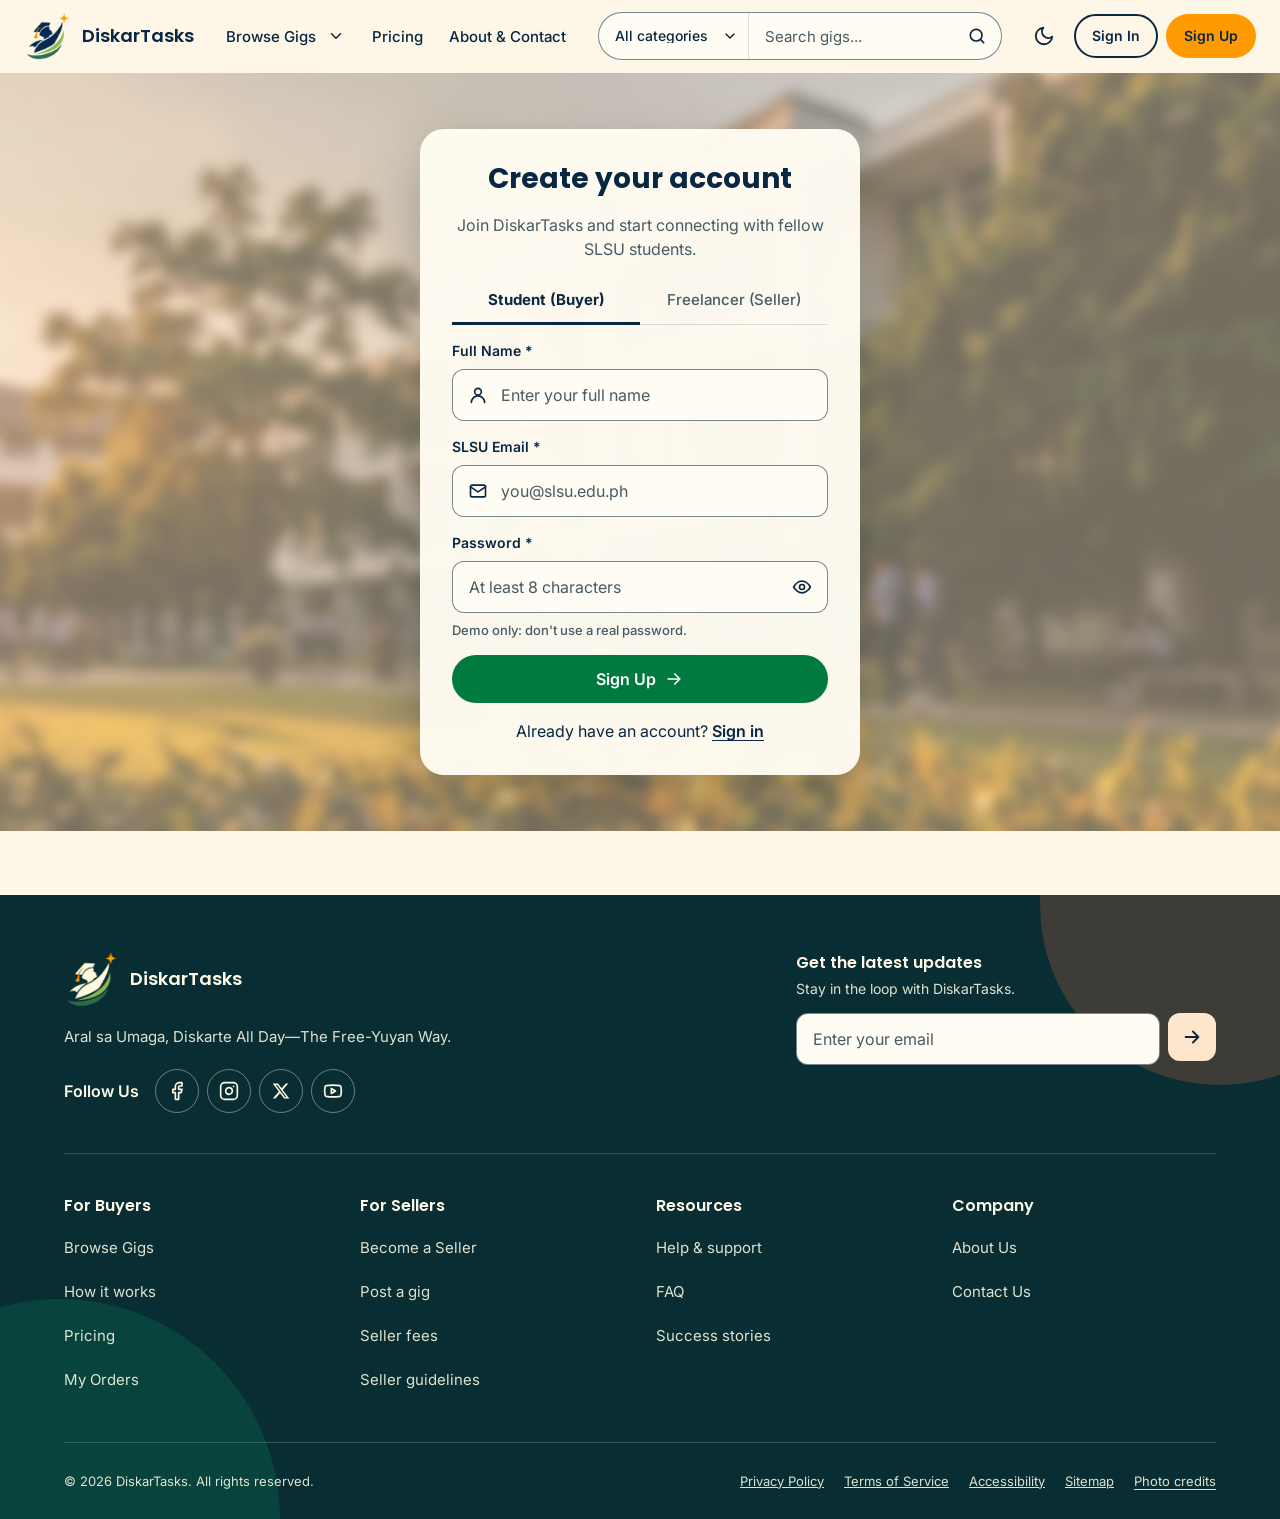
<file: signup.html>
<!doctype html>
<html lang="en">
<head>
  <meta charset="utf-8">
  <meta name="viewport" content="width=device-width, initial-scale=1">
  <title>Sign Up | DiskarTasks</title>
  <meta name="description" content="Create a DiskarTasks account with your SLSU email.">
  <link rel="preconnect" href="https://fonts.googleapis.com">
  <link rel="preconnect" href="https://fonts.gstatic.com" crossorigin>
  <link href="https://fonts.googleapis.com/css2?family=Inter:wght@400;500;600;700&family=Poppins:wght@500;600;700&display=swap" rel="stylesheet">
  <link rel="icon" type="image/png" href="brand/favicon.png">
  <link rel="apple-touch-icon" href="brand/apple-touch-icon.png">
  <link rel="stylesheet" href="css/tokens.css">
  <link rel="stylesheet" href="css/base.css">
  <link rel="stylesheet" href="css/components.css">
  <link rel="stylesheet" href="css/shell.css">
  <link rel="stylesheet" href="css/pages.css">
<script>try{if(localStorage.getItem('campusgigs.v1.theme')==='dark')document.documentElement.setAttribute('data-theme','dark')}catch(e){}</script>
</head>
<body>
<main id="main">
  <section class="auth" aria-labelledby="auth-title">
    <div class="auth__bg" id="auth-bg" aria-hidden="true"></div>
    <div class="auth__card">
      <h1 id="auth-title">Create your account</h1>
      <p class="auth__sub">Join DiskarTasks and start connecting with fellow SLSU students.</p>

      <div class="auth-tabs" role="tablist" aria-label="Account type" id="role-tabs">
        <button type="button" role="tab" id="tab-buyer" data-role="buyer" aria-selected="true" aria-controls="signup-form">Student (Buyer)</button>
        <button type="button" role="tab" id="tab-seller" data-role="seller" aria-selected="false" aria-controls="signup-form" tabindex="-1">Freelancer (Seller)</button>
      </div>

      <form id="signup-form" role="tabpanel" aria-labelledby="tab-buyer" novalidate>
        <p class="field__error" id="auth-error" role="alert" hidden></p>
        <div class="field" id="f-name">
          <label for="name">Full Name <span aria-hidden="true">*</span></label>
          <div class="input-wrap"><span id="ico-user"></span><input class="input" id="name" name="name" autocomplete="name" placeholder="Enter your full name" required maxlength="60"></div>
          <p class="field__error" id="e-name" hidden></p>
        </div>
        <div class="field" id="f-email">
          <label for="email">SLSU Email <span aria-hidden="true">*</span></label>
          <div class="input-wrap"><span id="ico-mail"></span><input class="input" id="email" name="email" type="email" autocomplete="email" placeholder="you@slsu.edu.ph" required></div>
          <p class="field__error" id="e-email" hidden></p>
        </div>
        <div class="field" id="f-password">
          <label for="password">Password <span aria-hidden="true">*</span></label>
          <div class="input-wrap input-wrap--end"><input class="input" id="password" name="password" type="password" autocomplete="new-password" placeholder="At least 8 characters" required aria-describedby="pass-note"><button class="icon-btn input-wrap__end" type="button" id="toggle-pass" aria-pressed="false" aria-label="Show password"></button></div>
          <p class="hint-note" id="pass-note">Demo only: don't use a real password.</p>
          <p class="field__error" id="e-password" hidden></p>
        </div>
        <button class="btn btn--primary btn--block" type="submit" id="submit">Sign Up <span id="ico-arrow"></span></button>
      </form>

      <p class="auth__switch">Already have an account? <a class="auth__link" id="to-signin" href="signin.html">Sign in</a></p>
    </div>
  </section>
</main>
<script src="js/util.js"></script>
<script src="js/icons.js"></script>
<script src="js/storage.js"></script>
<script src="js/data.js"></script>
<script src="js/store.js"></script>
<script src="js/auth.js"></script>
<script src="js/ui.js"></script>
<script src="js/pages/signup.js"></script>
</body>
</html>
</file>
<file: css/tokens.css>
/* Design tokens. Palette, type, radii, spacing and component heights come from the UI kit board;
   the "reference pass" block adds what the Indeed and Upwork references need, in the kit's colours. */
:root {
  /* Palette: the "colourful" web palette (default). Dark mode flips these inside the dark areas, see the end of this file. */
  --paper: #FEF7E7;   /* page background: warm cream */
  --card: #FFFCF3;    /* card surfaces: a lighter tint of the paper */
  --cream: #FDE6CC;   /* soft peach surface */
  --olive: #D7F2E0;   /* soft mint surface (name kept from the first palette) */
  --ivory: #FFF8E6;   /* light text and icons on dark or saturated surfaces */
  --deep: #082743;    /* text: deep navy */
  --deep-rgb: 8, 39, 67;  /* the same colour as r, g, b for tints and hovers */
  --forest: #082E34;  /* dark surfaces: footer, banner, media cards */
  --teal: #0B6B4F;    /* green-teal accent: links, icons, accent headings */
  --green: #017A3F;   /* primary buttons and selected states (white text 5:1) */
  --on-green: #FFFFFF;
  --orange: #FF6D42;  /* "Become a seller" and other warm calls to action (dark text on it) */
  --amber: #FF9A00;   /* Sign Up in the header (dark text on it) */
  --coral: #E76C4A; --mint: #BEE8D0; --sky: #C1E5F6; --sage: #C5D2B4; --blue: #64BFE4; --yellow: #F4AD2F;

  /* Derived */
  --muted: #465B63;                   /* secondary text, 6.2:1 on the paper */
  --line: rgba(8, 39, 67, 0.14);      /* hairlines and card borders */
  --line-strong: rgba(8, 39, 67, 0.55); /* input and control borders, 3.8:1 on the paper */
  --green-hover: #01663A;
  --deep-hover: #0E3A5C;
  --teal-hover: #095840;
  --star: #E3A02F;                    /* rating stars (decorative, never the only signal) */
  --danger: #B3261E;                  /* errors and cross marks, 5:1 or better on the paper, cream and mint */

  /* Role tokens that dark mode changes (everything else follows the palette above) */
  --chrome-bg: var(--paper);          /* header and app bar */
  --hero-bg: linear-gradient(180deg, #FDEAD0 0%, #FEF1DC 55%, var(--paper) 100%);
  --curve-bg: var(--mint);            /* About hero */
  --accent-text: #A93208;             /* warm accent words on light surfaces (5:1 on mint and paper) */
  --filters-bg: var(--olive);
  --auth-card: rgba(255, 252, 243, 0.96);
  --hero-deco-a: var(--mint); --hero-deco-b: var(--coral); --hero-deco-c: var(--yellow);
  --cta: #FF9A00; --on-cta: #082743;      /* amber button (Sign Up) */
  --cta2: #FF6D42; --on-cta2: #082743;    /* orange button (Become a seller) */
  --frame-1: #9DB08A; --frame-2: #F4AD2F; --frame-3: #64BFE4; --frame-4: #F4AD2F;   /* photo frame borders in the hero collage */
  --price: #C2410C;                   /* gig prices: warm orange-brown, 5:1 on cards */

  /* Radii (kit) */
  --r4: 4px; --r8: 8px; --r12: 12px; --r16: 16px; --r24: 24px;
  --r-pill: 999px;

  /* Spacing, 8-point system (kit) */
  --s4: 4px; --s8: 8px; --s12: 12px; --s16: 16px; --s20: 20px; --s24: 24px; --s32: 32px; --s40: 40px;

  /* Component heights (kit) */
  --h-btn: 48px; --h-input: 52px; --h-chip: 36px; --h-seg: 40px; --h-filter: 56px; --h-bottomnav: 64px;
  --h-btn-sm: 44px;   /* small buttons stay at the 44px touch-target minimum */

  /* Reference pass */
  --shadow-card: 0 1px 2px rgba(8, 39, 67, 0.06), 0 6px 18px rgba(8, 39, 67, 0.09);
  --shadow-pop: 0 4px 12px rgba(8, 39, 67, 0.12), 0 16px 40px rgba(8, 39, 67, 0.18);
  --shadow-modal: 0 24px 64px rgba(11, 29, 34, 0.32);
  --grad-soft: linear-gradient(90deg, var(--olive), var(--cream));   /* Upwork's highlighted row */
  --grad-band: linear-gradient(135deg, var(--forest), var(--teal));    /* CTA bands */
  --container: 1200px;
  --gutter: 24px;
  --h-header: 72px;
  --h-appbar: 56px;
  --fs-display: clamp(40px, 5.5vw, 64px);

  /* Layers */
  --z-header: 50; --z-mega: 60; --z-drawer: 70; --z-modal: 80; --z-toast: 90;

  /* Type */
  --font-head: 'Poppins', 'Segoe UI', system-ui, -apple-system, 'Helvetica Neue', Arial, sans-serif;
  --font-body: 'Inter', 'Segoe UI', system-ui, -apple-system, 'Helvetica Neue', Arial, sans-serif;
}

@media (max-width: 767px) {
  :root {
    --gutter: 16px;
    --h-header: var(--h-appbar);
  }
}

/* ============================================================ Dark mode (html[data-theme="dark"])
   The dark palette board keeps warm paper for the content and turns the "chrome" dark: header, heroes, banners,
   filter and navigation panels, forms on photos. Inside those areas the palette tokens are flipped, so every
   component built from them (buttons, chips, inputs, text) follows without its own dark rules. */
:root[data-theme="dark"] {
  --paper: #F6E8D2;      /* content stays warm paper, a touch deeper than the colourful cream */
  --card: #FFF8EA;
  --cream: #F1DFC4;
  --olive: #ECE6BC;
  --forest: #0B1C23;
  --teal: #2B5663;
  --green: #345F6A;      /* primary buttons on paper: slate teal with cream text */
  --on-green: #FFFBDC;
  --muted: #3F5159;
  --price: #A8360A;
  --chrome-bg: #345F6A;
  --hero-bg: #0B1C23;
  --curve-bg: #0B1C23; --filters-bg: #345F6A; --auth-card: #12303A;
  --hero-deco-a: #345F6A; --hero-deco-b: #ECE6BC; --hero-deco-c: #D4D161;
  --cta: #ECE6BC; --on-cta: #0B1C23; --cta2: #D4D161; --on-cta2: #0B1C23;
  --frame-1: #F6E8D2; --frame-2: #F6E8D2; --frame-3: #F6E8D2; --frame-4: #F6E8D2;
  color-scheme: dark;
}
:root[data-theme="dark"] :is(.site-header, .appbar, .hero, .hero-curve, .page-banner, .pricing-hero,
    .filters, .auth__card, .contact-card, .profile-nav) {
  --paper: #0B1C23; --card: #12303A; --cream: #17394A; --olive: #1E4552; --ivory: #0B1C23;
  --deep: #FFFBDC; --deep-rgb: 255, 251, 220; --muted: #D3DDD3; --teal: #D4D161; --accent-text: #D4D161; --mint: #1E4552; --green: #ECE6BC; --on-green: #0B1C23; --green-hover: #FFFBDC;
  --line: rgba(255, 251, 220, 0.24); --line-strong: rgba(255, 251, 220, 0.62); --deep-hover: #ECE6BC;
  color: var(--deep);
}
:root[data-theme="dark"] .site-header, :root[data-theme="dark"] .appbar { --paper: #345F6A; --card: #3F6C78; }
</file>
<file: css/base.css>
/* Reset and base elements. */
*, *::before, *::after { box-sizing: border-box; }

html {
  -webkit-text-size-adjust: 100%;
  /* Anchor jumps (profile and seller navs, footer links) must not hide under the sticky header. */
  scroll-padding-top: calc(var(--h-header) + 16px);
}

body {
  margin: 0;
  background: var(--paper);
  color: var(--deep);
  font: 400 16px/24px var(--font-body);
  -webkit-font-smoothing: antialiased;
  min-height: 100vh;
}

h1, h2, h3, h4 { font-family: var(--font-head); margin: 0; color: var(--deep); }
h1, h2, h3 { text-wrap: balance; }
h1 { font-size: 32px; line-height: 40px; font-weight: 700; }
h2 { font-size: 24px; line-height: 32px; font-weight: 600; }
h3 { font-size: 20px; line-height: 28px; font-weight: 600; }   /* "Title" in the kit */
h4 { font-size: 16px; line-height: 24px; font-weight: 600; }
p { margin: 0; }
ul, ol { margin: 0; padding: 0; list-style: none; }
img, svg { display: block; max-width: 100%; }
a { color: inherit; text-decoration-thickness: 1px; text-underline-offset: 3px; }
button, input, select, textarea { font: inherit; color: inherit; }
button { cursor: pointer; background: none; border: 0; padding: 0; }
table { border-collapse: collapse; }

.caption { font-size: 14px; line-height: 20px; font-weight: 500; color: var(--muted); }
.display { font-family: var(--font-head); font-size: var(--fs-display); line-height: 1.08; font-weight: 700; letter-spacing: -0.01em; }
.eyebrow { font: 600 13px/20px var(--font-body); letter-spacing: 0.12em; text-transform: uppercase; }
.text-teal { color: var(--teal); }

/* Keyboard focus: a Deep Teal ring that works on every light surface; dark surfaces switch to Ivory. */
:focus { outline: none; }
:focus-visible { outline: 2px solid var(--deep); outline-offset: 2px; border-radius: 4px; }
.on-dark :focus-visible,
.site-footer :focus-visible,
.cta-band :focus-visible,
.media-card :focus-visible,
.hero-curve :focus-visible { outline-color: var(--ivory); }

.container { width: 100%; max-width: var(--container); margin-inline: auto; padding-inline: var(--gutter); }

.sr-only {
  position: absolute; width: 1px; height: 1px; padding: 0; margin: -1px; overflow: hidden;
  clip: rect(0, 0, 0, 0); white-space: nowrap; border: 0;
}

.skip-link {
  position: fixed; left: 16px; top: -64px; z-index: calc(var(--z-toast) + 1);
  background: var(--forest); color: var(--ivory); padding: 12px 20px; border-radius: var(--r12);
  text-decoration: none; font-weight: 600; transition: top 0.15s;
}
.skip-link:focus { top: 16px; }

[hidden] { display: none !important; }
.is-locked { overflow: hidden; }

@media (prefers-reduced-motion: reduce) {
  *, *::before, *::after {
    animation-duration: 0.01ms !important; animation-iteration-count: 1 !important;
    transition-duration: 0.01ms !important; scroll-behavior: auto !important;
  }
}
</file>
<file: css/components.css>
/* Components. Section 1 is the UI kit board; section 2 is the reference pass (Indeed and Upwork patterns in the kit's colours).
   Everything here is CSS only. Behaviour lives in js/ui.js. */

/* ============================================================ 1. KIT ============================================================ */

/* ---- Icons ---- */
.icon { flex: none; }
.text-star { color: var(--star); }

/* ---- Buttons (height 48) ---- */
.btn {
  display: inline-flex; align-items: center; justify-content: center; gap: 8px;
  height: var(--h-btn); padding: 0 24px; border: 2px solid transparent; border-radius: var(--r-pill);
  font: 600 16px/1 var(--font-body); text-decoration: none; white-space: nowrap; cursor: pointer;
  transition: background-color 0.15s, color 0.15s, border-color 0.15s, transform 0.1s;
}
.btn:active { transform: translateY(1px); }
.btn--primary { background: var(--green); color: var(--on-green); }
.btn--primary:hover { background: var(--deep-hover); }
.btn--secondary { background: var(--teal); color: var(--ivory); }
.btn--secondary:hover { background: var(--teal-hover); }
.btn--outline { background: transparent; color: var(--deep); border-color: var(--deep); }
.btn--outline:hover { background: rgba(8, 39, 67, 0.07); }
.btn--amber { background: var(--cta); color: var(--on-cta); }
.btn--amber:hover { filter: brightness(0.94); }
.btn--accent { background: var(--cta2); color: var(--on-cta2); }
.btn--accent:hover { filter: brightness(0.94); }
.btn--light { background: var(--cream); color: var(--deep); }   /* on dark bands: the role of Indeed's gold button */
.btn--light:hover { background: var(--paper); }
.btn--sm { height: var(--h-btn-sm); padding: 0 16px; font-size: 14px; }
.btn--block { display: flex; width: 100%; }
.btn--icon { width: var(--h-btn); padding: 0; border-radius: var(--r12); }
.btn--icon.btn--sm { width: var(--h-btn-sm); }
.btn[disabled], .btn[aria-disabled="true"] {
  background: rgba(var(--deep-rgb), 0.08); color: rgba(var(--deep-rgb), 0.5); border-color: transparent;
  cursor: not-allowed; transform: none;
}
.link-arrow { display: inline-flex; align-items: center; gap: 6px; font-weight: 600; text-decoration: none; min-height: 44px; }
.link-arrow:hover { text-decoration: underline; }

/* ---- Chips and tags (height 36; a pseudo-element grows the hit area to 44) ---- */
.chip {
  position: relative; display: inline-flex; align-items: center; gap: 8px; height: var(--h-chip); padding: 0 16px;
  border: 1px solid rgba(var(--deep-rgb), 0.14); border-radius: var(--r-pill); background: rgba(251, 232, 206, 0.6);
  font: 500 14px/1 var(--font-body); color: var(--deep); text-decoration: none; white-space: nowrap; cursor: pointer;
  transition: background-color 0.15s, color 0.15s, border-color 0.15s;
}
.chip::before { content: ""; position: absolute; inset: -5px 0; }
.chip:hover { background: var(--cream); }
.chip--active, .chip[aria-pressed="true"] { background: var(--green); color: var(--on-green); border-color: var(--green); }
.chip--active:hover, .chip[aria-pressed="true"]:hover { background: var(--deep-hover); }
.chip--removable { background: transparent; border-color: var(--line-strong); cursor: default; padding-right: 8px; }
.chip__x { position: relative; display: grid; place-items: center; width: 28px; height: 28px; border-radius: 50%; }
.chip__x::before { content: ""; position: absolute; inset: -8px; }
.chip__x:hover { background: rgba(var(--deep-rgb), 0.1); }
.chip--static { cursor: default; }
.chip--static::before { display: none; }

/* ---- Inputs (height 52) ---- */
.field { display: grid; gap: 8px; }
.field > label, .field__label { font: 600 14px/20px var(--font-body); }
.field__hint { font: 500 14px/20px var(--font-body); color: var(--muted); }
.field__error { font: 500 14px/20px var(--font-body); color: var(--danger); display: flex; gap: 6px; align-items: flex-start; }
.input-wrap { position: relative; display: flex; align-items: center; }
.input-wrap > .icon { position: absolute; left: 16px; pointer-events: none; color: var(--deep); }
.input-wrap > .input-wrap__end { position: absolute; right: 4px; }
.input {
  width: 100%; height: var(--h-input); padding: 0 16px; background: var(--card); color: var(--deep);
  border: 1.5px solid var(--line-strong); border-radius: var(--r12); font: 400 16px/24px var(--font-body);
  transition: border-color 0.15s, box-shadow 0.15s;
}
.input::placeholder { color: var(--muted); opacity: 1; }
.input-wrap > .icon ~ .input { padding-left: 48px; }
.input-wrap--end .input { padding-right: 52px; }
.input:focus { border-color: var(--deep); box-shadow: 0 0 0 1px var(--deep); }
.input[aria-invalid="true"], .field--error .input { border-color: var(--danger); box-shadow: 0 0 0 1px var(--danger); }
.input:disabled { background: rgba(var(--deep-rgb), 0.05); color: rgba(var(--deep-rgb), 0.5); cursor: not-allowed; }
.textarea { height: auto; min-height: 120px; padding: 14px 16px; resize: vertical; }
.select {
  appearance: none; -webkit-appearance: none; padding-right: 44px; cursor: pointer;
  background-image: url("data:image/svg+xml,%3Csvg xmlns='http://www.w3.org/2000/svg' width='20' height='20' viewBox='0 0 24 24' fill='none' stroke='%230B1D22' stroke-width='2' stroke-linecap='round' stroke-linejoin='round'%3E%3Cpath d='m6 9 6 6 6-6'/%3E%3C/svg%3E");
  background-repeat: no-repeat; background-position: right 14px center;
}
.input-wrap > .icon ~ .select { padding-left: 48px; }
.counter { text-align: right; font: 500 13px/18px var(--font-body); color: var(--muted); }

/* ---- Selection controls: real inputs, visually replaced ---- */
.check, .radio { position: relative; display: inline-flex; align-items: center; gap: 12px; min-height: 44px; cursor: pointer; }
.check input, .radio input { position: absolute; opacity: 0; width: 24px; height: 24px; margin: 0; cursor: pointer; }
.check__box, .radio__dot {
  width: 24px; height: 24px; flex: none; display: grid; place-items: center; background: var(--card);
  border: 2px solid var(--deep); transition: background-color 0.15s;
}
.check__box { border-radius: var(--r4); }
.check__box::after {
  content: ""; width: 6px; height: 11px; border: solid var(--on-green); border-width: 0 2.5px 2.5px 0;
  transform: rotate(45deg) translate(-1px, -1px); opacity: 0;
}
.check input:checked + .check__box { background: var(--green); border-color: var(--green); }
.check input:checked + .check__box::after { opacity: 1; }
.radio__dot { border-radius: 50%; }
.radio__dot::after { content: ""; width: 12px; height: 12px; border-radius: 50%; background: var(--deep); transform: scale(0); transition: transform 0.12s; }
.radio input:checked + .radio__dot::after { transform: scale(1); }
.check input:focus-visible + .check__box, .radio input:focus-visible + .radio__dot { outline: 2px solid var(--deep); outline-offset: 2px; }
.check input:disabled + .check__box, .radio input:disabled + .radio__dot { opacity: 0.4; }

.switch { position: relative; display: inline-flex; align-items: center; gap: 12px; min-height: 44px; cursor: pointer; }
.switch input { position: absolute; opacity: 0; width: 52px; height: 32px; margin: 0; cursor: pointer; }
.switch__track {
  position: relative; width: 52px; height: 32px; flex: none; border-radius: var(--r-pill);
  background: rgba(var(--deep-rgb), 0.12); border: 1.5px solid var(--line-strong); transition: background-color 0.15s;
}
.switch__track::after {
  content: ""; position: absolute; top: 3px; left: 3px; width: 23px; height: 23px; border-radius: 50%;
  background: #fff; box-shadow: 0 1px 3px rgba(11, 29, 34, 0.35); transition: transform 0.15s;
}
.switch input:checked + .switch__track { background: var(--green); border-color: var(--green); }
.switch input:checked + .switch__track::after { transform: translateX(20px); }
.switch input:focus-visible + .switch__track { outline: 2px solid var(--deep); outline-offset: 2px; }
.switch input:disabled + .switch__track { opacity: 0.4; }

/* ---- Segmented control (height 40) ---- */
.segmented {
  display: inline-grid; grid-auto-flow: column; grid-auto-columns: 1fr; gap: 2px; height: var(--h-seg); padding: 3px;
  border-radius: var(--r-pill); background: rgba(var(--deep-rgb), 0.08);
}
.segmented > button, .segmented > a {
  position: relative; display: inline-flex; align-items: center; justify-content: center; padding: 0 20px;
  border-radius: var(--r-pill); font: 600 14px/1 var(--font-body); color: var(--deep); text-decoration: none; white-space: nowrap;
  transition: background-color 0.15s, color 0.15s;
}
.segmented > button::before, .segmented > a::before { content: ""; position: absolute; inset: -5px 0; }
.segmented > .is-active, .segmented > [aria-pressed="true"], .segmented > [aria-selected="true"] { background: var(--green); color: var(--on-green); }
.segmented > button:not(.is-active):not([aria-pressed="true"]):not([aria-selected="true"]):hover { background: rgba(var(--deep-rgb), 0.08); }

/* ---- Pagination ---- */
.pagination { display: flex; align-items: center; justify-content: center; flex-wrap: wrap; gap: 8px; }
.page {
  position: relative; display: inline-grid; place-items: center; min-width: 40px; height: 40px; padding: 0 8px;
  border: 1.5px solid var(--line-strong); border-radius: var(--r8); background: transparent;
  font: 600 14px/1 var(--font-body); text-decoration: none; cursor: pointer; transition: background-color 0.15s;
}
.page::before { content: ""; position: absolute; inset: -4px; }
.page:hover { background: rgba(var(--deep-rgb), 0.07); }
.page[aria-current="page"] { background: var(--teal); border-color: var(--teal); color: var(--ivory); }
.page--arrow { border-radius: 50%; width: 40px; padding: 0; }
.page[disabled], .page[aria-disabled="true"] { opacity: 0.4; cursor: not-allowed; pointer-events: none; }

/* ---- Quantity stepper ---- */
.stepper { display: inline-flex; align-items: center; height: var(--h-btn); border: 1.5px solid var(--deep); border-radius: var(--r-pill); background: var(--card); }
.stepper button { display: grid; place-items: center; width: 48px; height: 100%; border-radius: var(--r-pill); }
.stepper button:hover:not([disabled]) { background: rgba(var(--deep-rgb), 0.07); }
.stepper button[disabled] { opacity: 0.35; cursor: not-allowed; }
.stepper output, .stepper input { min-width: 40px; text-align: center; font-weight: 600; border: 0; background: transparent; width: 48px; }

/* ---- Rating ---- */
.stars { display: inline-flex; align-items: center; gap: 4px; font: 500 14px/20px var(--font-body); white-space: nowrap; }
.stars .icon { color: var(--star); }
.stars__val { font-weight: 600; }
.stars__count { color: var(--muted); }
.stars--five { gap: 2px; }
.stars--five .is-off { color: transparent; stroke: var(--star); }

/* ---- Cards ---- */
.card { background: var(--card); border: 1px solid var(--line); border-radius: var(--r16); box-shadow: var(--shadow-card); }
.card--pad { padding: 24px; }

/* Placeholder tiles for gig covers and imagery: palette gradient, soft dot pattern, category icon. */
.tile { position: relative; width: 100%; height: 100%; min-height: 64px; display: grid; place-items: center; overflow: hidden; background: var(--cream); color: var(--teal); }
.tile::before { content: ""; position: absolute; inset: 0; background-image: radial-gradient(rgba(255, 255, 255, 0.4) 1.5px, transparent 1.6px); background-size: 18px 18px; }
.tile .icon { position: relative; width: 36%; height: auto; max-width: 72px; max-height: 72px; opacity: 0.85; }
/* A real photo in a tile slot: fills the slot, cropped from the centre (the cream shows while it loads). */
.tile--photo { display: block; object-fit: cover; object-position: center; max-width: none; }
.tile--design { background: linear-gradient(135deg, #C5D2B4, #DDE5CF); color: #7A4200; }
.tile--tech { background: linear-gradient(135deg, #FED6B8, #FFE6D3); color: #A8300A; }
.tile--writing { background: linear-gradient(135deg, #C1E5F6, #DDF1FA); color: #8A3F00; }
.tile--tutoring { background: linear-gradient(135deg, #D7F2E0, #EAF8EE); color: #0B6B4F; }
.tile--admin { background: linear-gradient(135deg, #FED091, #FFE3B8); color: #8F2E08; }
.tile--others { background: linear-gradient(135deg, #FEE9CC, #FFF3E0); color: #5C3F1B; }

.gig-card {
  position: relative; display: flex; flex-direction: column; overflow: hidden; background: var(--card);
  border: 1px solid var(--line); border-radius: var(--r16); box-shadow: var(--shadow-card);
  transition: transform 0.15s, box-shadow 0.15s;
}
.gig-card:hover { transform: translateY(-2px); box-shadow: var(--shadow-pop); }
.gig-card__media { position: relative; aspect-ratio: 2.1 / 1; background: var(--cream); }
.gig-card__media > img, .gig-card__media > .tile { position: absolute; inset: 0; width: 100%; height: 100%; object-fit: cover; }
.gig-card__fav {
  position: absolute; top: 8px; right: 8px; z-index: 2; display: grid; place-items: center; width: 36px; height: 36px;
  border-radius: 50%; background: rgba(253, 251, 227, 0.92); color: var(--deep); transition: background-color 0.15s, transform 0.1s;
}
.gig-card__fav::before { content: ""; position: absolute; inset: -4px; }
.gig-card__fav:hover { background: var(--paper); transform: scale(1.06); }
.gig-card__fav[aria-pressed="true"] { color: var(--danger); }
.gig-card__body { display: grid; gap: 8px; padding: 14px 16px 16px; flex: 1; align-content: start; }
.gig-card__title { font: 600 16px/22px var(--font-head); display: -webkit-box; -webkit-line-clamp: 2; -webkit-box-orient: vertical; overflow: hidden; min-height: 44px; }
.gig-card__title a { text-decoration: none; }
.gig-card__title a::after { content: ""; position: absolute; inset: 0; z-index: 1; }   /* the whole card is the link */
.gig-card__seller { display: flex; align-items: center; gap: 8px; font: 500 14px/20px var(--font-body); color: var(--muted); }
.gig-card__foot { display: flex; align-items: center; justify-content: space-between; gap: 8px; margin-top: auto; }
.gig-card__price { font: 700 14px/20px var(--font-body); white-space: nowrap; color: var(--price); }
.gig-card--compact .gig-card__media { aspect-ratio: 2.6 / 1; }
.gig-card--compact .gig-card__body { padding: 10px 12px 12px; gap: 6px; }
.gig-card--compact .gig-card__title { font-size: 15px; line-height: 20px; min-height: 40px; }
.gig-card--row { flex-direction: row; align-items: stretch; min-width: 0; }
.gig-card--row .gig-card__media { flex: 0 0 148px; aspect-ratio: auto; min-height: 112px; }
.gig-card--row .gig-card__body { padding: 14px 16px; min-width: 0; }   /* lets the row shrink at 320px (400% zoom) */
.gig-card--row .gig-card__title { min-height: 0; -webkit-line-clamp: 1; }
.gig-card--row .gig-card__fav { top: 8px; left: 8px; right: auto; }
.gig-card__actions { position: relative; z-index: 2; display: flex; align-items: center; gap: 8px; }
@media (max-width: 479px) { .gig-card--row .gig-card__media { flex-basis: 112px; } }

/* ---- Pills, avatars, badges ---- */
.pill { display: inline-flex; align-items: center; gap: 6px; height: 28px; padding: 0 12px; border-radius: var(--r-pill); font: 600 13px/1 var(--font-body); white-space: nowrap; }
.pill--progress { background: var(--cream); color: var(--deep); border: 1px solid rgba(var(--deep-rgb), 0.18); }
.pill--done { background: var(--olive); color: var(--deep); }

.avatar {
  --size: 40px; width: var(--size); height: var(--size); flex: none; display: inline-grid; place-items: center; border-radius: 50%;
  background: var(--teal); color: var(--ivory); font: 600 calc(var(--size) * 0.38)/1 var(--font-head); overflow: hidden; user-select: none;
}
.avatar > img { width: 100%; height: 100%; object-fit: cover; }
.avatar-stack { display: inline-flex; align-items: center; }
.avatar-stack .avatar { --size: 28px; box-shadow: 0 0 0 2px var(--ivory); }
.avatar-stack .avatar + .avatar { margin-left: -8px; }

.badge {
  display: inline-flex; align-items: center; gap: 6px; height: 24px; padding: 0 10px; border-radius: var(--r-pill);
  font: 700 12px/1 var(--font-body); letter-spacing: 0.06em; text-transform: uppercase; white-space: nowrap;
}
.badge--popular { background: var(--olive); color: var(--deep); }
.badge--verified { height: auto; padding: 0; background: none; color: var(--teal); font-weight: 600; font-size: 13px; letter-spacing: 0; text-transform: none; }

/* ---- Bands (full-width soft or dark panels) ---- */
.band { border-radius: var(--r24); padding: 32px 40px; background: var(--cream); }
.band--olive { background: var(--olive); }
.band--deep { background: var(--forest); color: var(--ivory); }
.band--deep h1, .band--deep h2, .band--deep h3 { color: var(--ivory); }

/* ---- Filter bar (height 56) ---- */
.filter-bar { display: flex; gap: 8px; align-items: center; height: var(--h-filter); }
.filter-bar .input-wrap { flex: 1; }
.filter-bar .input { height: var(--h-filter); }

/* ---- Empty and not-found states ---- */
.empty-state { display: grid; justify-items: center; gap: 12px; text-align: center; padding: 48px 24px; }
.empty-state .icon { color: var(--teal); }
.empty-state h1 { font: 600 24px/32px var(--font-head); }   /* the not-found and become-a-seller panels are the page's only heading */
.empty-state p { color: var(--muted); max-width: 44ch; }

/* ---- Modal, drawer, toast ---- */
.overlay { position: fixed; inset: 0; z-index: var(--z-modal); background: rgba(11, 29, 34, 0.55); display: grid; place-items: center; padding: 16px; animation: fade-in 0.15s; }
.modal {
  position: relative; width: 100%; max-width: 520px; max-height: calc(100vh - 32px); overflow: auto; padding: 24px;
  background: var(--paper); border-radius: var(--r24); box-shadow: var(--shadow-modal); display: grid; gap: 16px;
}
.modal__head { display: flex; align-items: flex-start; justify-content: space-between; gap: 16px; }
.modal__title { font: 600 22px/30px var(--font-head); }
.modal__close { display: grid; place-items: center; width: 44px; height: 44px; margin: -8px -8px 0 0; border-radius: 50%; flex: none; }
.modal__close:hover { background: rgba(var(--deep-rgb), 0.08); }
.modal__body { color: var(--deep); }
.modal__actions { display: flex; flex-wrap: wrap; justify-content: flex-end; gap: 12px; }
.overlay--drawer { display: block; z-index: var(--z-drawer); padding: 0; }
.drawer {
  position: absolute; top: 0; bottom: 0; right: 0; width: min(420px, 100vw); overflow: auto; padding: 24px;
  background: var(--paper); box-shadow: var(--shadow-modal); display: grid; gap: 16px; align-content: start;
  animation: slide-in-right 0.2s ease-out;
}
.drawer--left { right: auto; left: 0; animation-name: slide-in-left; }
.drawer__head { display: flex; align-items: center; justify-content: space-between; gap: 16px; }
.drawer__title { font: 600 22px/30px var(--font-head); }

.toast-host { position: fixed; left: 50%; bottom: 24px; transform: translateX(-50%); z-index: var(--z-toast); display: grid; gap: 8px; justify-items: center; pointer-events: none; width: max-content; max-width: 92vw; }
.toast {
  display: flex; align-items: center; gap: 16px; padding: 12px 20px; border-radius: var(--r12); background: var(--forest); color: var(--ivory);
  font: 500 15px/22px var(--font-body); box-shadow: var(--shadow-pop); pointer-events: auto; animation: toast-in 0.2s ease-out;
}
.toast button { font-weight: 700; text-decoration: underline; color: var(--cream); min-height: 44px; min-width: 44px; }
.toast :focus-visible { outline-color: var(--ivory); }

@keyframes fade-in { from { opacity: 0; } to { opacity: 1; } }
@keyframes slide-in-right { from { transform: translateX(24px); opacity: 0; } to { transform: none; opacity: 1; } }
@keyframes slide-in-left { from { transform: translateX(-24px); opacity: 0; } to { transform: none; opacity: 1; } }
@keyframes toast-in { from { transform: translateY(12px); opacity: 0; } to { transform: none; opacity: 1; } }

/* ============================================================ 2. REFERENCE PASS ============================================================ */

/* position: relative keeps absolutely positioned .sr-only text inside the scroller (otherwise it widens the page) */
.table-scroll { position: relative; overflow-x: auto; -webkit-overflow-scrolling: touch; }

/* ref: upwork highlighted keyword */
.mark { background: linear-gradient(transparent 60%, var(--olive) 60%); box-decoration-break: clone; -webkit-box-decoration-break: clone; padding: 0 2px; }

/* ref: indeed heading rule */
.h-rule::after { content: ""; display: block; width: 48px; height: 2px; margin-top: 16px; background: var(--teal); }
.h-rule--center::after { margin-inline: auto; }

/* ref: upwork proof row ("1M+ jobs completed, rated, and reviewed") */
.proof { display: inline-flex; align-items: center; gap: 12px; font: 500 14px/20px var(--font-body); }

/* ref: upwork "Trusted by" row */
.logo-row { display: grid; gap: 16px; justify-items: center; }
.logo-row__eyebrow { font: 600 12px/16px var(--font-body); letter-spacing: 0.14em; text-transform: uppercase; color: var(--muted); }
.logo-row__list { display: flex; flex-wrap: wrap; justify-content: center; gap: 12px 40px; }
.logo-row__item { font: 600 18px/1 var(--font-head); color: var(--teal); }

/* ref: upwork category tab strip */
.cat-tabs { display: flex; gap: 8px; overflow-x: auto; scroll-snap-type: x proximity; border-bottom: 1px solid var(--line); -webkit-overflow-scrolling: touch; }
.cat-tabs__tab {
  flex: 1 0 auto; min-width: 104px; min-height: 44px; display: grid; justify-items: center; gap: 8px; padding: 12px 16px;
  border-bottom: 2px solid transparent; font: 500 14px/20px var(--font-body); color: var(--muted); text-decoration: none; white-space: nowrap; scroll-snap-align: start;
  transition: color 0.15s, border-color 0.15s;
}
.cat-tabs__tab:hover { color: var(--deep); }
.cat-tabs__tab[aria-selected="true"], .cat-tabs__tab.is-active { color: var(--deep); font-weight: 600; border-bottom-color: var(--deep); }

/* ref: upwork specialty cards */
.spec-grid { display: grid; grid-template-columns: repeat(5, minmax(0, 1fr)); gap: 12px; }
.spec-card {
  display: grid; align-content: space-between; gap: 12px; min-height: 96px; padding: 16px; border: 1px solid var(--line); border-radius: var(--r12);
  background: var(--card); color: inherit; text-decoration: none; text-align: left; transition: border-color 0.15s, box-shadow 0.15s;
}
.spec-card:hover { border-color: var(--line-strong); }
.spec-card__title { font: 600 15px/20px var(--font-body); }
.spec-card__meta { display: flex; align-items: center; justify-content: space-between; gap: 8px; font: 500 13px/18px var(--font-body); color: var(--muted); }
.spec-card--selected { border-color: var(--teal); box-shadow: 0 0 0 1px var(--teal); }

/* ref: indeed "Manage your hiring from start to finish" */
.steps-3 { display: grid; grid-template-columns: repeat(3, minmax(0, 1fr)); gap: 32px; }
.steps-3 h3 { font-size: 18px; line-height: 24px; margin-bottom: 8px; }
.steps-3 p { color: var(--muted); font-size: 15px; }

/* ref: upwork "How work gets done" */
.steps-card { background: var(--olive); border-radius: var(--r24); padding: 32px 32px 16px; }
.steps-card__step { display: grid; grid-template-columns: 40px 1fr; gap: 16px; padding: 20px 0; border-top: 1px solid rgba(var(--deep-rgb), 0.16); }
.steps-card__step:first-of-type { border-top: 0; padding-top: 0; }
.steps-card__icon { display: grid; place-items: center; width: 40px; height: 40px; border-radius: 50%; background: var(--paper); color: var(--teal); }
.steps-card h3 { font-size: 18px; line-height: 26px; }
.steps-card p { margin-top: 4px; font-size: 14px; line-height: 22px; }

/* ref: upwork "See how it works" */
.media-card { display: grid; align-content: start; gap: 16px; padding: 16px 16px 28px; border-radius: var(--r24); background: var(--forest); color: var(--ivory); }
.media-card__img { position: relative; aspect-ratio: 4 / 3; border-radius: var(--r16); overflow: hidden; }
.media-card__img > .tile, .media-card__img > img { position: absolute; inset: 0; width: 100%; height: 100%; object-fit: cover; }
.media-card__play { position: absolute; left: 16px; bottom: 16px; display: grid; place-items: center; width: 48px; height: 48px; border-radius: 50%; background: var(--cream); color: var(--deep); z-index: 1; }
.media-card__title { font: 600 18px/24px var(--font-head); text-align: center; color: var(--ivory); }
.media-card__sub { text-align: center; font-size: 14px; line-height: 20px; color: rgba(253, 251, 227, 0.8); }

/* ref: upwork "Why us?" comparison (grid rows so the highlighted row can carry a shadow) */
.compare { --cols: 4; display: grid; gap: 4px; min-width: 560px; }
.compare__head, .compare__row { display: grid; grid-template-columns: minmax(200px, 2.4fr) repeat(var(--cols), minmax(88px, 1fr)); align-items: center; gap: 8px; padding: 16px 20px; }
.compare__head { padding-top: 0; padding-bottom: 8px; font: 500 12px/16px var(--font-body); text-align: center; color: var(--muted); }
.compare__row { border-bottom: 1px solid var(--line); }
.compare__who strong { display: block; font: 600 18px/26px var(--font-head); }
.compare__who p { font-size: 13px; line-height: 20px; color: var(--muted); max-width: 40ch; }
.compare__row [role="cell"] { display: grid; place-items: center; }
.compare__row--us { background: var(--grad-soft); border-radius: var(--r16); border-bottom: 0; box-shadow: var(--shadow-card); padding-top: 20px; padding-bottom: 20px; }
.compare__row--us .compare__who strong { font-size: 20px; }
.compare__row--us .compare__who p { color: var(--deep); }
.compare .yes { color: var(--teal); }
.compare .no { color: var(--danger); }

/* ref: upwork Key Features table */
.keytable-wrap { border-radius: var(--r16); }
.keytable { width: 100%; min-width: 560px; table-layout: fixed; border-collapse: separate; border-spacing: 0; text-align: center; }
.keytable col:first-child { width: 46%; }
.keytable col.keytable__col--hl { background: linear-gradient(180deg, var(--olive), var(--cream)); }
.keytable th, .keytable td { padding: 14px 12px; border-bottom: 1px solid var(--line); font-size: 14px; line-height: 20px; vertical-align: middle; }
.keytable thead th { padding-top: 24px; font: 600 18px/26px var(--font-head); border-bottom: 0; }
.keytable thead th small { display: block; margin-top: 4px; font: 500 12px/16px var(--font-body); color: var(--muted); }
.keytable tbody th[scope="row"] { text-align: left; font-weight: 500; background: var(--paper); position: sticky; left: 0; z-index: 1; }
.keytable tr.keytable__group th { padding: 32px 12px 12px; font: 600 18px/26px var(--font-head); text-align: left; border-bottom: 0; background: var(--paper); position: sticky; left: 0; }
.keytable td .icon { margin-inline: auto; color: var(--teal); }
.keytable td.is-text { color: var(--muted); font-size: 13px; }
.keytable td.is-strong { font-weight: 600; }

/* ref: upwork Pricing plan cards */
.plan-card { position: relative; display: grid; align-content: start; gap: 16px; padding: 32px; background: var(--card); border: 1px solid rgba(var(--deep-rgb), 0.12); border-radius: var(--r24); }
.plan-card h3 { font: 600 28px/36px var(--font-head); }
.plan-card__blurb { color: var(--muted); }
.plan-card__price { font: 700 32px/40px var(--font-head); }
.plan-card__list { display: grid; gap: 12px; font-size: 15px; line-height: 22px; }
.plan-card__list li { display: flex; gap: 12px; align-items: flex-start; }
.plan-card__list .icon { color: var(--teal); margin-top: 2px; }
.plan-card--popular { border: 2px solid var(--teal); background: linear-gradient(180deg, var(--olive) 0, var(--card) 180px); }
.plan-card .badge--popular { position: absolute; top: 16px; right: 16px; }

/* ref: indeed accordions ("Your dashboard features", FAQ) */
.acc__item { border-top: 1px solid var(--line); }
.acc__item:last-child { border-bottom: 1px solid var(--line); }
.acc__item > h3 { font: inherit; }
.acc__btn { display: flex; align-items: center; justify-content: space-between; gap: 16px; width: 100%; min-height: 56px; padding: 12px 4px; text-align: left; font: 600 17px/24px var(--font-body); }
.acc__btn .icon { transition: transform 0.2s; }
.acc__btn[aria-expanded="true"] .icon { transform: rotate(180deg); }
.acc__panel { padding: 0 4px 20px; color: var(--muted); }
.acc-split { display: grid; grid-template-columns: minmax(0, 5fr) minmax(0, 6fr); gap: 48px; align-items: start; }
.acc__preview { display: grid; place-items: center; min-height: 360px; padding: 32px; border-radius: var(--r16); background: var(--teal); }
.acc__preview-card { display: grid; gap: 12px; width: min(360px, 100%); padding: 20px; border-radius: var(--r12); background: var(--paper); box-shadow: var(--shadow-card); }
.skeleton { height: 12px; border-radius: 6px; background: rgba(var(--deep-rgb), 0.14); }
.skeleton--short { width: 55%; }
.faq-split { display: grid; grid-template-columns: minmax(0, 5fr) minmax(0, 7fr); gap: 48px; align-items: start; }
.faq-split > h2 { font-size: 32px; line-height: 40px; }

/* ref: indeed testimonial band */
.quote-band { display: grid; gap: 12px; padding: 32px 40px; border-radius: var(--r16); background: var(--cream); }
.quote-band .icon { color: var(--teal); width: 32px; height: 32px; }
.quote-band__text { font: 600 20px/28px var(--font-head); }
.quote-band__by { font-size: 14px; line-height: 20px; color: var(--muted); }
.quote-band__by strong { color: var(--deep); }

/* ref: indeed stat line */
.stat-line { display: grid; justify-items: center; gap: 12px; text-align: center; font: 700 18px/26px var(--font-body); }
.stat-line .icon { color: var(--teal); }

/* ref: upwork wide banner, indeed "Ready to find your next hire?" card */
.cta-band { display: grid; justify-items: center; gap: 20px; padding: 56px 40px; border-radius: var(--r24); background: var(--grad-band); color: var(--ivory); text-align: center; }
.cta-band h2 { font: 600 clamp(28px, 3.6vw, 40px)/1.2 var(--font-head); color: var(--ivory); }
.cta-band p { color: rgba(253, 251, 227, 0.88); max-width: 52ch; }
.cta-band--card { justify-items: start; max-width: 480px; padding: 40px; background: var(--teal); text-align: left; }
.cta-band--card h2 { font-size: clamp(26px, 3vw, 32px); }

/* ref: indeed hero with a curved edge (the curve is an inline SVG child, no raster image) */
.hero-curve { position: relative; isolation: isolate; overflow-x: clip; color: var(--deep); }
.hero-curve__shape path { fill: var(--curve-bg); }
.hero-curve__shape { position: absolute; inset: 0; z-index: -1; width: 100%; height: 100%; }
.hero-curve__inner { display: grid; grid-template-columns: minmax(0, 6fr) minmax(0, 5fr); gap: 48px; align-items: center; padding-block: 64px 120px; }
.hero-curve h1 { font: 600 var(--fs-display)/1.08 var(--font-head); color: var(--deep); }
.hero-curve .eyebrow { color: var(--accent-text); }
.hero-curve p { color: var(--deep); margin-top: 16px; max-width: 48ch; }
.hero-curve__actions { display: flex; flex-wrap: wrap; gap: 12px; margin-top: 28px; }
.hero-curve__media { position: relative; aspect-ratio: 1 / 1; max-width: 460px; width: 100%; margin-inline: auto; }
.hero-curve__blob { position: absolute; inset: 8% -6% -8% 14%; border-radius: 48% 52% 44% 56% / 52% 44% 56% 48%; background: var(--hero-deco-c); opacity: 0.55; z-index: 0; }
.hero-curve__media > .tile, .hero-curve__media > img { position: relative; z-index: 1; border-radius: var(--r24); height: 100%; object-fit: cover; }

/* ref: upwork freelancer card */
.seller-card { display: grid; gap: 12px; padding: 24px; background: var(--card); border: 1px solid var(--line); border-radius: var(--r16); box-shadow: var(--shadow-card); align-content: start; }
.seller-card__top { display: flex; align-items: center; gap: 16px; }
.seller-card__name { display: flex; align-items: center; flex-wrap: wrap; gap: 8px; font: 600 18px/24px var(--font-head); }
.seller-card__headline { font-size: 14px; line-height: 20px; color: var(--muted); }
.seller-card__meta { display: flex; flex-wrap: wrap; align-items: center; gap: 4px 16px; font: 500 14px/20px var(--font-body); }
.seller-card__meta span { display: inline-flex; align-items: center; gap: 6px; }
.seller-card__chips { display: flex; flex-wrap: wrap; gap: 8px; }
.seller-card__bio { overflow-wrap: anywhere; color: var(--muted);   /* no line clamp: spacing overrides must not hide text (1.4.12) */ font-size: 14px; line-height: 22px; }

/* ref: upwork "Explore freelancer markets" */
.link-grid { display: grid; grid-template-columns: repeat(4, minmax(0, 1fr)); gap: 4px 32px; }
.link-grid a { display: block; padding: 10px 0; font: 500 15px/24px var(--font-body); text-decoration: none; }
.link-grid a:hover { text-decoration: underline; }

/* ref: upwork breadcrumb above the footer */
.breadcrumb ol { display: flex; flex-wrap: wrap; align-items: center; gap: 4px; font: 500 14px/20px var(--font-body); color: var(--muted); }
.breadcrumb li { display: inline-flex; align-items: center; gap: 4px; min-width: 0; max-width: 100%; }
.breadcrumb li span { overflow-wrap: anywhere; }
.breadcrumb a { display: inline-flex; align-items: center; justify-content: center; min-height: 44px; min-width: 44px; text-decoration: none; }
.breadcrumb a:hover { text-decoration: underline; color: var(--deep); }
.breadcrumb [aria-current="page"] { color: var(--deep); }

/* ref: upwork rating strap ("Clients rate our freelancers 4.8/5, based on 5,883 reviews") */
.rating-line { display: flex; flex-wrap: wrap; align-items: center; gap: 4px 10px; }
.rating-line__score { font-weight: 700; }
.rating-line__note { font-size: 14px; color: var(--muted); }

/* Long-text pages and the policy modals */
.prose { max-width: 68ch; }
.prose h2 { margin: 28px 0 8px; font-size: 20px; line-height: 28px; }
.prose p { margin-bottom: 14px; }
.prose ul { list-style: disc; padding-left: 24px; margin-bottom: 14px; display: grid; gap: 6px; }
.prose a { text-decoration: underline; }

/* ---- Reference components: tablet and phone ---- */
@media (max-width: 1023px) {
  /* The stretched SVG curve distorts on tall narrow panels, so below 1024px the same shape is a plain elliptical bottom edge. */
  .hero-curve { background: var(--curve-bg); border-bottom-left-radius: 50% 72px; border-bottom-right-radius: 50% 72px; }
  .hero-curve__shape { display: none; }
  .spec-grid { grid-template-columns: repeat(3, minmax(0, 1fr)); }
  .acc-split, .faq-split { gap: 32px; }
}
@media (max-width: 767px) {
  .spec-grid { grid-template-columns: repeat(2, minmax(0, 1fr)); }
  .steps-3 { grid-template-columns: 1fr; gap: 24px; }
  .acc-split, .faq-split, .hero-curve__inner { grid-template-columns: 1fr; }
  .acc__preview { min-height: 240px; }
  .hero-curve__inner { padding-block: 40px 72px; gap: 32px; }
  .hero-curve__media { max-width: 320px; }
  .link-grid { grid-template-columns: repeat(2, minmax(0, 1fr)); }
  .band, .quote-band { padding: 24px; }
  .cta-band { padding: 40px 24px; }
  .cta-band--card { padding: 32px 24px; }
  .plan-card { padding: 24px; }
  .toast-host { bottom: calc(var(--h-bottomnav) + 16px + env(safe-area-inset-bottom, 0px)); }
  .steps-card { padding: 24px 20px 8px; }
}
</file>
<file: css/shell.css>
/* Shell: logo, storage notice, header, mega menu, avatar menu, app bar, bottom navigation, footer.
   Header and footer follow the Upwork structure from the reference pass, in the mockups' colours and copy. */

/* ---- Logo ---- */
.logo { display: inline-flex; align-items: center; gap: 10px; min-height: 44px; color: var(--deep); text-decoration: none; }
.logo__text { font: 600 18px/1.05 var(--font-head); }
.logo__mark { display: block; flex: none; object-fit: contain; }
.logo__mark--dark { display: none; }
:root[data-theme="dark"] .logo__mark--light { display: none; }
:root[data-theme="dark"] .logo__mark--dark { display: block; }
.logo--sm .logo__text { font-size: 16px; }
.logo--light { color: var(--ivory); }
.logo--light .logo__mark--light { display: none; }
.logo--light .logo__mark--dark { display: block; }

/* ---- Storage notice (only when localStorage is blocked or per-file) ---- */
.storage-notice { padding: 10px var(--gutter); background: var(--olive); color: var(--deep); font: 500 14px/20px var(--font-body); text-align: center; }
.storage-notice--warn { background: var(--cream); font-weight: 600; border-bottom: 2px solid var(--deep); }

/* ---- Header (from 1024px) ---- */
.site-header { position: sticky; top: 0; z-index: var(--z-header); background: var(--chrome-bg); border-bottom: 1px solid transparent; transition: box-shadow 0.2s, border-color 0.2s; }
.site-header.is-scrolled, .appbar.is-scrolled { box-shadow: 0 2px 14px rgba(11, 29, 34, 0.08); border-bottom-color: var(--line); }
.site-header__inner { display: flex; align-items: center; gap: 20px; height: var(--h-header); }
.site-header > .container { max-width: 1360px; }   /* the header is a little wider than the page so a signed-in seller's controls leave room for search */
.site-header__actions { display: flex; align-items: center; gap: 8px; margin-left: auto; flex: none; }

.nav { display: flex; align-items: center; gap: 2px; flex: none; }
.nav__item { display: flex; align-items: center; }
.nav__link {
  display: inline-flex; align-items: center; height: 44px; padding: 0 12px; border-radius: var(--r8);
  font: 500 15px/1 var(--font-body); text-decoration: none; white-space: nowrap; transition: background-color 0.15s;
}
.nav__link:hover { background: rgba(var(--deep-rgb), 0.06); }
.nav__link[aria-current="page"] { font-weight: 700; box-shadow: inset 0 -2px 0 var(--deep); border-radius: var(--r8) var(--r8) 0 0; }
.nav__chev { display: grid; place-items: center; width: 44px; height: 44px; margin-left: -14px; border-radius: var(--r8); }
.nav__chev:hover { background: rgba(var(--deep-rgb), 0.06); }
.nav__chev .icon { transition: transform 0.2s; }
.nav__chev[aria-expanded="true"] .icon { transform: rotate(180deg); }

/* Search with a category scope, as in Upwork's header */
.search {
  display: flex; align-items: center; flex: 1 1 260px; min-width: 0; max-width: 460px; height: 48px;
  border: 1.5px solid var(--line-strong); border-radius: var(--r-pill); background: var(--card); overflow: hidden;
}
.search:focus-within { border-color: var(--deep); box-shadow: 0 0 0 1px var(--deep); }
.search__scope {
  appearance: none; -webkit-appearance: none; flex: none; max-width: 150px; height: 100%; padding: 0 28px 0 16px; border: 0; border-right: 1px solid var(--line);
  background: transparent url("data:image/svg+xml,%3Csvg xmlns='http://www.w3.org/2000/svg' width='16' height='16' viewBox='0 0 24 24' fill='none' stroke='%230B1D22' stroke-width='2' stroke-linecap='round' stroke-linejoin='round'%3E%3Cpath d='m6 9 6 6 6-6'/%3E%3C/svg%3E") no-repeat right 10px center;
  font: 500 14px/1 var(--font-body); cursor: pointer; text-overflow: ellipsis;
}
.search__input { flex: 1; min-width: 0; height: 100%; padding: 0 12px 0 16px; border: 0; background: transparent; font: 400 15px/1 var(--font-body); }
/* the control that has focus gets its own inset ring (the wrapper clips outer outlines) on top of the wrapper's ring */
.search__input:focus-visible, .search__scope:focus-visible, .search__btn:focus-visible { outline: 2px solid var(--deep); outline-offset: -4px; border-radius: var(--r-pill); }
.search__input::placeholder { color: var(--muted); opacity: 1; }
.search__btn { display: grid; place-items: center; flex: none; width: 48px; height: 100%; }
.search__btn:hover { background: rgba(var(--deep-rgb), 0.07); }
.search--drawer { max-width: none; flex: none; }

.icon-btn { position: relative; display: grid; place-items: center; width: 44px; height: 44px; border-radius: 50%; color: var(--deep); text-decoration: none; transition: background-color 0.15s; }
.icon-btn:hover { background: rgba(var(--deep-rgb), 0.07); }
.badge-dot {
  position: absolute; top: 3px; right: 0; min-width: 18px; height: 18px; padding: 0 5px; border-radius: 9px;
  background: var(--danger); color: #fff; font: 700 11px/18px var(--font-body); text-align: center;
}
.avatar-btn { display: grid; place-items: center; width: 44px; height: 44px; border-radius: 50%; }

/* ---- Avatar menu ---- */
.menu-wrap { position: relative; }
.menu {
  position: absolute; top: calc(100% + 8px); right: 0; z-index: var(--z-mega); min-width: 260px; padding: 8px;
  background: var(--card); border: 1px solid var(--line); border-radius: var(--r16); box-shadow: var(--shadow-pop); animation: fade-in 0.15s;
}
.menu__head { display: grid; gap: 2px; padding: 8px 12px 12px; }
.menu__head span { font-size: 14px; color: var(--muted); }
.menu__item {
  display: flex; align-items: center; gap: 12px; width: 100%; min-height: 44px; padding: 0 12px; border-radius: var(--r8);
  font: 500 15px/1 var(--font-body); text-align: left; text-decoration: none; transition: background-color 0.15s;
}
.menu__item:hover, .menu__item:focus-visible { background: var(--olive); }
.menu__sep { height: 1px; margin: 6px 8px; background: var(--line); }

/* ---- Mega menu ---- */
.mega { position: absolute; left: 0; right: 0; top: 100%; z-index: var(--z-mega); background: var(--card); border-bottom: 1px solid var(--line); box-shadow: var(--shadow-pop); animation: fade-in 0.15s; }
.mega__inner { display: grid; grid-template-columns: 280px minmax(0, 1fr); padding-block: 24px 0; }
.mega__cats { display: grid; gap: 2px; align-content: start; padding-right: 16px; border-right: 1px solid var(--line); }
.mega__cat {
  display: flex; align-items: center; justify-content: space-between; gap: 12px; min-height: 44px; padding: 0 12px;
  border-radius: var(--r8); font: 600 15px/1 var(--font-body); text-align: left; transition: background-color 0.15s;
}
.mega__cat[aria-selected="true"] { background: var(--olive); }
.mega__subs { padding-left: 32px; }
.mega__grid { display: grid; grid-template-columns: repeat(2, minmax(0, 1fr)); gap: 4px 24px; align-content: start; }
.mega__link { display: block; padding: 10px 12px; border-radius: var(--r8); text-decoration: none; transition: background-color 0.15s; }
.mega__link:hover, .mega__link:focus-visible { background: rgba(var(--deep-rgb), 0.06); }
.mega__link strong { display: block; font: 600 15px/22px var(--font-body); }
.mega__link span { display: block; font: 400 13px/18px var(--font-body); color: var(--muted); }
.mega__link--all strong { color: var(--teal); }
.mega__foot { grid-column: 1 / -1; display: flex; flex-wrap: wrap; gap: 0 28px; margin-top: 20px; padding-block: 8px; border-top: 1px solid var(--line); }
.mega__foot a { display: inline-flex; align-items: center; gap: 6px; min-height: 44px; min-width: 44px; font: 600 14px/1 var(--font-body); color: var(--teal); text-decoration: none; }
.mega__foot a:hover { text-decoration: underline; }

/* ---- App bar (below 1024px) ---- */
.appbar { display: none; position: sticky; top: 0; z-index: var(--z-header); height: var(--h-appbar); background: var(--chrome-bg); border-bottom: 1px solid transparent; transition: box-shadow 0.2s, border-color 0.2s; }
.appbar__inner { display: flex; align-items: center; justify-content: space-between; height: 100%; }
.appbar__actions { display: flex; align-items: center; gap: 4px; }

/* ---- Menu drawer content ---- */
.drawer__body { display: grid; gap: 4px; align-content: start; }
.menu-label { margin: 20px 0 4px; font: 600 12px/16px var(--font-body); letter-spacing: 0.08em; text-transform: uppercase; color: var(--muted); }
.menu-links { display: grid; }
.menu-links a, .menu-links button, .menu-legal button {
  display: flex; align-items: center; min-height: 44px; padding: 0 4px; font: 500 15px/1 var(--font-body); text-decoration: none; text-align: left;
}
.menu-links a:hover, .menu-links button:hover { text-decoration: underline; }
.menu-links--main { margin-top: 8px; padding-top: 4px; }
.acc__panel.menu-links { padding: 0 0 12px 12px; color: var(--deep); }
.menu-actions { display: grid; gap: 12px; margin-top: 20px; }
.menu-legal { display: flex; flex-wrap: wrap; gap: 0 16px; margin-top: 24px; padding-top: 12px; border-top: 1px solid var(--line); }
.menu-legal button { font-size: 13px; color: var(--muted); text-decoration: underline; }

/* ---- Bottom navigation (below 768px, 64px) ---- */
.bottomnav {
  display: none; position: fixed; left: 12px; right: 12px; bottom: calc(8px + env(safe-area-inset-bottom, 0px)); z-index: var(--z-header);
  height: var(--h-bottomnav); background: var(--card); border: 1px solid var(--line); border-radius: var(--r24); box-shadow: var(--shadow-pop);
}
.bottomnav__list { display: grid; grid-template-columns: repeat(5, 1fr); height: 100%; align-items: center; }
.bottomnav__item { position: relative; display: grid; justify-items: center; gap: 2px; padding: 6px 0; font: 500 12px/16px var(--font-body); text-decoration: none; color: var(--muted); }
.bottomnav__item[aria-current="page"] { color: var(--deep); font-weight: 700; }
.bottomnav__item .badge-dot { top: 0; right: calc(50% - 24px); }
.bottomnav__plus { display: grid; place-items: center; width: 48px; height: 48px; margin: auto; border-radius: 50%; background: var(--green); color: var(--on-green); }

/* ---- Breadcrumb strip above the footer ---- */
.breadcrumb-strip { padding-block: 32px 0; }

/* ---- Footer (Upwork's link columns inside the mockup's Deep Teal footer) ---- */
.site-footer { position: relative; margin-top: 64px; padding: 56px 0 16px; overflow: hidden; background: var(--forest); color: var(--ivory); }
.site-footer::before, .site-footer::after { content: ""; position: absolute; border-radius: 50%; pointer-events: none; }
.site-footer::before { width: 440px; height: 440px; left: -160px; bottom: -220px; background: var(--teal); opacity: 0.35; }
.site-footer::after { width: 360px; height: 360px; right: -120px; top: -170px; background: var(--orange); opacity: 0.22; }
.site-footer > .container { position: relative; z-index: 1; }
.site-footer__top { display: grid; grid-template-columns: minmax(0, 1fr) minmax(280px, 420px); gap: 40px; align-items: start; padding-bottom: 40px; border-bottom: 1px solid rgba(253, 251, 227, 0.18); }
.site-footer__tag { margin-top: 12px; font-size: 15px; color: rgba(253, 251, 227, 0.88); }
.site-footer__follow { display: flex; align-items: center; flex-wrap: wrap; gap: 8px 16px; margin-top: 20px; font-weight: 600; }
.socials { display: flex; gap: 8px; }
.social { display: grid; place-items: center; width: 44px; height: 44px; border: 1px solid rgba(253, 251, 227, 0.4); border-radius: 50%; transition: background-color 0.15s; }
.social:hover { background: rgba(253, 251, 227, 0.14); }
.site-footer__cols { display: grid; grid-template-columns: repeat(4, minmax(0, 1fr)); gap: 32px; padding-block: 40px; }
.site-footer__h { margin: 0 0 8px; font: 600 16px/24px var(--font-head); color: var(--ivory); }
.site-footer__group ul { display: grid; }
.site-footer__group a, .site-footer__group button, .site-footer__legal button, .site-footer__legal a {
  display: inline-flex; align-items: center; min-height: 44px; min-width: 44px; font: 400 15px/1.3 var(--font-body); color: rgba(253, 251, 227, 0.88); text-decoration: none; text-align: left;
}
.site-footer__group a:hover, .site-footer__group button:hover, .site-footer__legal button:hover, .site-footer__legal a:hover { color: var(--ivory); text-decoration: underline; }
.site-footer__legal { display: flex; flex-wrap: wrap; align-items: center; justify-content: space-between; gap: 4px 24px; padding-top: 16px; border-top: 1px solid rgba(253, 251, 227, 0.18); font-size: 13px; color: rgba(253, 251, 227, 0.88); }
.site-footer__legal > div { display: flex; flex-wrap: wrap; gap: 0 20px; }
.site-footer__legal button, .site-footer__legal a { font-size: 13px; text-decoration: underline; }

.newsletter__label { display: block; font: 600 16px/24px var(--font-head); }
.newsletter__hint { margin: 2px 0 12px; font-size: 14px; color: rgba(253, 251, 227, 0.88); }
.newsletter__row { display: flex; gap: 8px; }
.newsletter__row .input { flex: 1; min-width: 0; }
.newsletter__msg { min-height: 24px; margin-top: 8px; font-size: 14px; line-height: 20px; color: var(--cream); }
.newsletter__msg.is-error { color: #FFB4AB; }

/* ---- Responsive shell ---- */
@media (max-width: 1279px) {
  .search__scope { display: none; }
  .search { flex-basis: 180px; }
  .site-header__inner { gap: 12px; }
  .nav__link { padding: 0 8px; }
}
@media (max-width: 1023px) {
  .site-header { display: none; }
  .appbar { display: block; }
  .site-footer__top { grid-template-columns: 1fr; gap: 28px; }
  .site-footer__cols { grid-template-columns: repeat(2, minmax(0, 1fr)); }
}
@media (max-width: 767px) {
  .bottomnav { display: block; }
  body { padding-bottom: calc(var(--h-bottomnav) + 16px + env(safe-area-inset-bottom, 0px)); }
  .site-footer { margin-top: 48px; padding-top: 40px; }
  .site-footer__cols { grid-template-columns: 1fr; gap: 8px; padding-block: 24px; }
  .mega { display: none; }
}
</file>
<file: css/pages.css>
/* Page-specific layout. One section per page, in build order. */

/* ============================================================ shared page bits */
.section { padding-block: 40px; }
.section__head { display: flex; align-items: flex-end; justify-content: space-between; gap: 16px; margin-bottom: 20px; }
.page-banner { position: relative; padding-block: 56px; background: var(--hero-bg); overflow: hidden; }
.page-banner::before { content: ""; position: absolute; width: 420px; height: 420px; right: -120px; top: -180px; border-radius: 50%; background: var(--olive); opacity: 0.5; }
.page-banner > .container { position: relative; }
.page-banner p { margin-top: 12px; max-width: 56ch; color: var(--muted); }
.stack-16 > * + * { margin-top: 16px; }
.hint-note { font: 500 13px/18px var(--font-body); color: var(--muted); }

/* ============================================================ Home (Task 10) */
.hero { position: relative; overflow: hidden; background: var(--hero-bg); }
.hero::before { content: ""; position: absolute; width: 640px; height: 620px; right: -170px; top: -140px; border-radius: 58% 42% 52% 48% / 46% 54% 46% 54%; background: var(--hero-deco-a); opacity: 0.8; }
.hero::after { content: ""; position: absolute; width: 440px; height: 300px; left: -170px; bottom: -150px; border-radius: 50% 60% 40% 55% / 60% 50% 50% 40%; background: var(--hero-deco-a); opacity: 0.7; }
.hero__inner::before { content: ""; position: absolute; z-index: -1; width: 280px; height: 380px; right: -150px; top: 20px; border-radius: 55% 45% 40% 60% / 50% 50% 50% 50%; background: var(--hero-deco-b); }
.hero__inner::after { content: ""; position: absolute; z-index: -1; width: 150px; height: 150px; right: 24%; bottom: -34px; border-radius: 50%; background: var(--hero-deco-c); opacity: 0.55; }
.hero__inner { position: relative; z-index: 1; display: grid; grid-template-columns: minmax(0, 1.05fr) minmax(0, 1fr); gap: 48px; align-items: center; padding-block: 64px 72px; }
.hero__copy .eyebrow { margin-bottom: 16px; }
.hero__sub { margin-top: 20px; max-width: 44ch; font-size: 18px; line-height: 28px; }
.hero__copy .proof { margin-top: 20px; }
.hero__actions { display: flex; flex-wrap: wrap; gap: 12px; margin-top: 28px; }
/* Phones and tablets: the decorative blobs move behind the photos so they never sit under the headline or paragraph. */
@media (max-width: 1023px) {
  .hero::before { width: 420px; height: 400px; right: -210px; top: auto; bottom: -90px; }
  .hero::after { width: 300px; height: 220px; left: -150px; bottom: auto; top: 54%; opacity: 0.5; }
  .hero__inner::before { display: none; }
  .hero__inner::after { width: 110px; height: 110px; right: 6%; bottom: -26px; }
}

.collage { position: relative; display: grid; grid-template-columns: 1fr 1fr; gap: 16px; width: 100%; max-width: 520px; margin-inline: auto; padding: 8px; }
.collage__frame { aspect-ratio: 4 / 3; border: 6px solid var(--frame-1); border-radius: 28px; overflow: hidden; box-shadow: var(--shadow-pop); background: var(--cream); }
.collage__frame:nth-child(1) { transform: rotate(-3deg); }
.collage__frame:nth-child(2) { transform: rotate(2.5deg) translateY(-12px); border-color: var(--frame-2); }
.collage__frame:nth-child(3) { transform: rotate(2deg); border-color: var(--frame-3); }
.collage__frame:nth-child(4) { transform: rotate(-2.5deg) translateY(8px); border-color: var(--frame-4); }
.collage__frame .tile .icon { width: 30%; }
.collage__sticker { position: absolute; right: -6px; top: 40%; transform: rotate(-8deg); padding: 10px 18px; border-radius: 14px; background: #FFF8E6; color: #082743; box-shadow: var(--shadow-pop); font: 700 22px/1.05 var(--font-head); color: var(--deep); z-index: 2; }

.cat-grid { display: grid; grid-template-columns: repeat(6, minmax(0, 1fr)); gap: 16px; }
.cat-card {
  display: grid; justify-items: center; align-content: center; gap: 12px; min-height: 112px; padding: 20px 12px; border: 1px solid var(--line); border-radius: var(--r16);
  background: var(--card); box-shadow: var(--shadow-card); text-align: center; text-decoration: none; font: 500 15px/20px var(--font-body); color: var(--deep);
  transition: transform 0.15s, box-shadow 0.15s;
}
.cat-card:hover { transform: translateY(-2px); box-shadow: var(--shadow-pop); }
.cat-card .icon { color: var(--teal); }
/* Pastel tile per category, as in the colourful palette board */
.cat-card--design { background: #C5D2B4; border-color: transparent; } .cat-card--design .icon { color: #9A5200; }
.cat-card--tech { background: #FED6B8; border-color: transparent; } .cat-card--tech .icon { color: #B93A0C; }
.cat-card--writing { background: #C1E5F6; border-color: transparent; } .cat-card--writing .icon { color: #A04A00; }
.cat-card--tutoring { background: #D7F2E0; border-color: transparent; } .cat-card--tutoring .icon { color: #0B6B4F; }
.cat-card--admin { background: #FED091; border-color: transparent; } .cat-card--admin .icon { color: #A8360A; }
.cat-card--others { background: #FEE9CC; border-color: transparent; } .cat-card--others .icon { color: #6B4A22; }

.gig-grid { display: grid; grid-template-columns: repeat(4, minmax(0, 1fr)); gap: 20px; }

.how { display: grid; grid-template-columns: minmax(0, 6fr) minmax(0, 5fr); gap: 24px; align-items: stretch; }
.how .media-card__img { aspect-ratio: 16 / 10; }

.why { display: grid; grid-template-columns: 1fr; gap: 24px; }
.why__items { display: grid; grid-template-columns: repeat(3, minmax(0, 1fr)); }
.why__item { display: grid; justify-items: center; gap: 8px; padding: 8px 24px; text-align: center; border-left: 1px solid rgba(var(--deep-rgb), 0.18); }
.why__item:first-child { border-left: 0; }
.why__item .icon { color: var(--teal); }
.why__item h3 { font-size: 17px; line-height: 24px; }
.why__item p { font-size: 14px; line-height: 22px; max-width: 28ch; }
.why__cta { justify-self: center; }

.community { display: grid; grid-template-columns: minmax(0, 5fr) minmax(0, 6fr); gap: 32px; align-items: stretch; }
.quote-card { display: grid; align-content: space-between; gap: 20px; padding: 28px; border: 1px solid var(--line); border-radius: var(--r16); background: var(--card); min-height: 280px; }
.slide { margin: 0; display: grid; gap: 16px; animation: fade-in 0.3s; }
.slide__quote { color: var(--teal); }
.slide blockquote { margin: 0; font: 500 20px/30px var(--font-head); }
.slide figcaption { display: flex; align-items: center; gap: 12px; }
.carousel-controls { display: flex; align-items: center; gap: 4px; }
.carousel-toggle { display: grid; place-items: center; width: 44px; height: 44px; border-radius: 50%; border: 1.5px solid var(--deep); color: var(--deep); background: transparent; }
.carousel-toggle:hover { background: rgba(var(--deep-rgb), 0.08); }
.dots { display: flex; gap: 0; }
.dot { position: relative; width: 44px; height: 44px; display: grid; place-items: center; }   /* 44px target, 10px visible dot */
.dot::before { content: ""; width: 10px; height: 10px; border-radius: 50%; border: 1.5px solid var(--deep); transition: background-color 0.15s; }
.dot[aria-current="true"]::before { background: var(--deep); }
.campus-photo { position: relative; min-height: 300px; border-radius: var(--r24); overflow: hidden; }
.campus-photo > .tile { position: absolute; inset: 0; }
.campus-photo::after { content: ""; position: absolute; inset: 0; background: linear-gradient(180deg, rgba(11, 29, 34, 0) 5%, rgba(11, 29, 34, 0.92)); }   /* dark enough under the caption for 3:1 on the brightest part of the photo */
.campus-photo__text { position: absolute; right: 28px; bottom: 24px; z-index: 1; text-align: right; transform: rotate(-4deg); font: italic 600 clamp(28px, 3.4vw, 44px)/1.1 var(--font-head); color: var(--ivory); text-shadow: 0 2px 12px rgba(var(--deep-rgb), 0.5); }

.cta-wide { display: flex; align-items: center; gap: 24px; padding: 28px 40px; }
.cta-wide__icon { color: var(--ivory); flex: none; }
.cta-wide__text { flex: 1; min-width: 0; }
.cta-wide__text h2 { color: var(--ivory); }
.cta-wide__text p { color: rgba(253, 251, 227, 0.88); margin-top: 4px; }

@media (max-width: 1023px) {
  .cat-grid { grid-template-columns: repeat(3, minmax(0, 1fr)); }
  .gig-grid { grid-template-columns: repeat(2, minmax(0, 1fr)); }
  .how, .community { grid-template-columns: 1fr; }
}
@media (max-width: 767px) {
  .hero__inner { grid-template-columns: 1fr; gap: 32px; padding-block: 40px 48px; }
  .collage { max-width: 380px; }
  .collage__sticker { right: 0; font-size: 18px; }
  .cat-grid { grid-template-columns: repeat(2, minmax(0, 1fr)); gap: 12px; }
  .gig-grid { grid-template-columns: 1fr; }
  .why__items { grid-template-columns: 1fr; gap: 16px; }
  .why__item { border-left: 0; border-top: 1px solid rgba(var(--deep-rgb), 0.18); padding-top: 16px; }
  .why__item:first-child { border-top: 0; padding-top: 8px; }
  .cta-wide { flex-direction: column; align-items: flex-start; padding: 28px 24px; }
}

/* ============================================================ Browse (Task 11) */
.browse-banner { position: relative; overflow: hidden; color: var(--ivory); background: var(--forest); }
.browse-banner__img { position: absolute; inset: 0; }
.browse-banner__img .tile { height: 100%; }
.browse-banner::after { content: ""; position: absolute; inset: 0; background: linear-gradient(90deg, rgba(11, 29, 34, 0.86), rgba(11, 29, 34, 0.5)); }
.browse-banner__text { position: relative; z-index: 1; padding-block: 56px; }
.browse-banner h1 { color: var(--ivory); font-size: clamp(32px, 4vw, 44px); line-height: 1.15; }
.browse-banner p { margin-top: 8px; font-size: 18px; color: rgba(253, 251, 227, 0.92); }
.browse { display: grid; grid-template-columns: 240px minmax(0, 1fr); gap: 32px; padding-block: 32px; }
.filters { align-self: start; position: sticky; top: calc(var(--h-header) + 16px); display: grid; gap: 24px; padding: 20px; border-radius: var(--r16); background: var(--filters-bg); }
.filter-group { margin: 0; padding: 0; border: 0; display: grid; }
.filter-group legend { padding: 0; margin-bottom: 8px; font: 600 18px/26px var(--font-head); }
.toolbar { display: grid; grid-template-columns: minmax(0, 1fr) 220px; gap: 12px; align-items: center; }
.toolbar__filters { display: none; }
.active-filters { display: flex; flex-wrap: wrap; align-items: center; gap: 8px; }
.active-filters:not(:empty) { margin-top: 16px; }
.results-count { margin: 16px 0 12px; }
#results:focus { outline: none; }
.gig-grid--3 { grid-template-columns: repeat(3, minmax(0, 1fr)); }
#pagination { margin-top: 32px; }
.seller-grid { display: grid; grid-template-columns: repeat(3, minmax(0, 1fr)); gap: 20px; }

@media (max-width: 1023px) {
  .browse { grid-template-columns: 200px minmax(0, 1fr); gap: 24px; }
  .gig-grid--3 { grid-template-columns: repeat(2, minmax(0, 1fr)); }
  .seller-grid { grid-template-columns: repeat(2, minmax(0, 1fr)); }
}
@media (max-width: 767px) {
  .browse { grid-template-columns: 1fr; padding-block: 20px; }
  .filters { display: none; }
  .toolbar { grid-template-columns: minmax(0, 1fr) auto; }
  .toolbar__filters { display: inline-flex; height: var(--h-filter); width: var(--h-filter); }
  .toolbar .input { height: var(--h-filter); }
  .toolbar__sort { grid-column: 1 / -1; }
  .gig-grid--3, .seller-grid { grid-template-columns: 1fr; }
  #recommended { grid-template-columns: repeat(2, minmax(0, 1fr)); gap: 12px; }
  .browse-banner__text { padding-block: 40px; }
}
.browse-banner__img .tile .icon { display: none; }

/* ============================================================ About (Task 12) */
.about-hero .hero-curve__inner { padding-block: 56px 130px; }
.about-hero h1 { font: 600 clamp(36px, 5vw, 56px)/1.1 var(--font-head); }
.about-hero__accent { color: var(--accent-text); }
.about-hero__ghost { color: var(--deep); border-color: var(--deep); }
.about-hero__ghost:hover { background: rgba(8, 39, 67, 0.08); }
.hero-curve__media.is-collage { aspect-ratio: auto; max-width: 480px; }
.hero-curve__media.is-collage .hero-curve__blob { inset: 0 -6% -6% 10%; }
.collage--about { position: relative; z-index: 1; max-width: 440px; }
.about-two { display: grid; grid-template-columns: repeat(2, minmax(0, 1fr)); gap: 48px; }
.about-two h2 { margin-bottom: 16px; }
.steps-3--icons > div { display: grid; justify-items: center; text-align: center; }
.steps-3--icons p { max-width: 32ch; }
.step-ico { display: grid; place-items: center; width: 64px; height: 64px; margin-bottom: 16px; border-radius: 50%; background: var(--olive); color: var(--teal); }
.about-cta { display: grid; grid-template-columns: minmax(0, 7fr) minmax(0, 5fr); align-items: center; }
.about-cta__photo { position: relative; order: 2; min-height: 340px; border-radius: var(--r24); overflow: hidden; }
.about-cta__photo > .tile { position: absolute; inset: 0; }
.about-cta .cta-band--card { position: relative; z-index: 1; margin-right: -72px; order: 1; }

@media (max-width: 767px) {
  .about-hero .hero-curve__inner { padding-block: 40px 72px; }
  .about-two { grid-template-columns: 1fr; gap: 28px; }
  .about-cta { grid-template-columns: 1fr; }
  .about-cta__photo { order: 1; min-height: 220px; }
  .about-cta .cta-band--card { order: 2; margin: -40px 12px 0; }
}

/* ---- About: story, problem/solution, audiences, values, team */
.about-story > * { max-width: 880px; }
.about-story h2, .problem h2 { margin-bottom: 16px; }
.about-story p { font-size: 18px; line-height: 30px; }
.about-two__card { background: var(--olive); border-radius: var(--r24); padding: 32px; }
.about-two__card:nth-child(2) { background: var(--cream); }
.problem { display: grid; grid-template-columns: repeat(2, minmax(0, 1fr)); gap: 48px; align-items: start; }
.problem p + p { margin-top: 12px; }
.solution { list-style: none; margin: 0; padding: 0; display: grid; gap: 16px; }
.solution li { display: flex; gap: 14px; align-items: flex-start; }
.solution__ico { display: grid; place-items: center; width: 44px; height: 44px; flex: none; border-radius: 50%; background: var(--olive); color: var(--teal); }
.solution h3 { font-size: 17px; line-height: 24px; }
.solution p { color: var(--muted); font-size: 15px; }
.audience { display: grid; grid-template-columns: repeat(3, minmax(0, 1fr)); gap: 24px; }
.audience h3 { font-size: 18px; margin-bottom: 8px; }
.audience p { color: var(--muted); }
.values { list-style: none; margin: 0; padding: 0; display: grid; grid-template-columns: repeat(3, minmax(0, 1fr)); gap: 20px; }
.value { background: var(--card); border: 1px solid var(--line); border-radius: var(--r16); padding: 20px 22px; box-shadow: var(--shadow-card); }
.value__n { display: grid; place-items: center; width: 32px; height: 32px; margin-bottom: 12px; border-radius: 50%; background: var(--green); color: var(--on-green); font: 600 14px/1 var(--font-head); }
.value h3 { font-size: 18px; line-height: 24px; margin-bottom: 6px; }
.value p { color: var(--muted); font-size: 15px; line-height: 24px; }
.team-lead { color: var(--muted); margin-bottom: 28px; }
.team { list-style: none; margin: 0; padding: 0; display: grid; grid-template-columns: repeat(4, minmax(0, 1fr)); gap: 24px; }
.member { background: var(--card); border: 1px solid var(--line); border-radius: var(--r16); padding: 16px; box-shadow: var(--shadow-card); display: flex; flex-direction: column; }
.member__photo { position: relative; aspect-ratio: 1 / 1; border-radius: var(--r12); overflow: hidden; margin-bottom: 14px; background: var(--olive); }
.member__photo > .tile { position: absolute; inset: 0; width: 100%; height: 100%; object-fit: cover; object-position: center top; }
.member h3 { font-size: 17px; line-height: 24px; }
.member__role { color: var(--teal); font-weight: 600; font-size: 14px; line-height: 20px; margin-top: 2px; }
.member__duty { color: var(--muted); font-size: 14px; line-height: 22px; margin-top: 10px; }
.member__mail { margin-top: auto; padding-top: 12px; font-size: 13px; color: var(--teal); font-weight: 500; overflow-wrap: anywhere; }
@media (max-width: 1023px) { .team { grid-template-columns: repeat(2, minmax(0, 1fr)); } .values { grid-template-columns: repeat(2, minmax(0, 1fr)); } }
@media (max-width: 767px) {
  .problem, .audience, .values { grid-template-columns: 1fr; gap: 24px; }
  .values { gap: 16px; }
  .about-two__card { padding: 24px; }
  .team { gap: 14px; }
  .member { padding: 12px; }
}
@media (max-width: 479px) { .team { grid-template-columns: 1fr; } }

/* ============================================================ Contact (section of the About page) */
.contact-head { max-width: 60ch; margin-bottom: 32px; }
.contact-head .eyebrow { margin-bottom: 8px; color: var(--teal); }
.contact-head p:last-child { margin-top: 12px; font-size: 18px; line-height: 28px; }
.contact-photo { position: relative; aspect-ratio: 16 / 10; border-radius: var(--r24); overflow: hidden; box-shadow: var(--shadow-card); }
.contact-photo > .tile { position: absolute; inset: 0; }
.contact-body { display: grid; grid-template-columns: minmax(0, 5fr) minmax(0, 7fr); gap: 48px; align-items: start; }
.contact-info { display: grid; gap: 28px; }
.contact-info__row { display: flex; gap: 16px; align-items: flex-start; }
.contact-info__row h3 { font-size: 18px; line-height: 26px; }
.contact-info__row a { color: var(--teal); font-weight: 500; }
.contact-info__icon { display: grid; place-items: center; width: 48px; height: 48px; flex: none; border-radius: 50%; background: var(--olive); color: var(--teal); }
.socials--dark .social { border-color: var(--line-strong); color: var(--deep); }
.socials--dark .social:hover { background: rgba(var(--deep-rgb), 0.08); }
.contact-info .socials { margin-top: 8px; }
.contact-card form { display: grid; gap: 16px; margin-top: 16px; }
.contact-card h3 { font-size: 22px; line-height: 30px; }
.contact-card__send { justify-self: start; margin-top: 4px; }

@media (max-width: 767px) {
  .contact-body { grid-template-columns: 1fr; gap: 28px; }
}

/* ============================================================ Sign In and Sign Up (Task 13) */
.auth { position: relative; display: grid; place-items: center; min-height: 680px; padding: 56px var(--gutter); overflow: hidden; background: var(--cream); }
.auth__bg { position: absolute; inset: -24px; filter: blur(7px); }
.auth__bg .tile { height: 100%; }
.auth__bg .tile .icon { display: none; }
.auth__bg::after { content: ""; position: absolute; inset: 0; background: rgba(251, 232, 206, 0.45); }
.auth__card { position: relative; width: min(100%, 440px); display: grid; gap: 16px; padding: 32px; border-radius: var(--r24); background: var(--auth-card); box-shadow: var(--shadow-modal); }
.auth__card h1 { text-align: center; font: 700 28px/36px var(--font-head); }
.auth__sub { text-align: center; color: var(--muted); }
.auth__card form { display: grid; gap: 16px; }
.input-wrap__end { position: absolute; right: 4px; }
.auth__forgot { display: flex; justify-content: flex-end; margin-top: -8px; }
.link-btn { min-height: 44px; padding: 0 4px; font: 600 14px/1 var(--font-body); text-decoration: underline; text-underline-offset: 3px; }
.link-btn:hover { color: var(--teal); }
.auth__divider { position: relative; text-align: center; font-size: 14px; color: var(--muted); }
.auth__divider::before { content: ""; position: absolute; left: 0; right: 0; top: 50%; height: 1px; background: var(--line); }
.auth__divider span { position: relative; padding: 0 12px; background: var(--auth-card); }
.auth__socials { display: grid; grid-template-columns: 1fr 1fr; gap: 12px; }
.auth__switch { text-align: center; }
.auth__link { font-weight: 600; text-decoration: underline; text-underline-offset: 3px; }
.demo-row { display: flex; flex-wrap: wrap; align-items: center; justify-content: center; gap: 8px; padding-top: 8px; border-top: 1px dashed var(--line); }
.auth-tabs { display: grid; grid-template-columns: 1fr 1fr; border-bottom: 1px solid var(--line); }
.auth-tabs button { min-height: 48px; padding: 0 12px; border-bottom: 3px solid transparent; margin-bottom: -1px; font: 500 15px/1 var(--font-body); color: var(--muted); transition: color 0.15s, border-color 0.15s; }
.auth-tabs button:hover { color: var(--deep); }
.auth-tabs button[aria-selected="true"] { color: var(--deep); font-weight: 700; border-bottom-color: var(--deep); }
.auth__card #auth-error:not([hidden]) { padding: 10px 12px; border-radius: var(--r12); background: #FBE9E7; }

@media (max-width: 767px) {
  .auth { min-height: 0; padding-block: 28px; }
  .auth__card { padding: 24px 20px; }
}

/* ============================================================ Buyer profile and Settings (Task 14) */
.profile-cover { position: relative; height: 200px; overflow: hidden; background: var(--cream); }
.profile-cover .tile { height: 100%; }
.profile-cover .tile .icon { display: none; }
.profile-cover::after { content: ""; position: absolute; inset: 0; background: linear-gradient(180deg, rgba(11, 29, 34, 0.15), rgba(11, 29, 34, 0.45)); }
.profile-head { position: relative; display: grid; grid-template-columns: auto minmax(0, 1fr) auto; gap: 24px; align-items: start; margin-top: -60px; }
.profile-head__avatar .avatar { border: 5px solid var(--ivory); box-shadow: var(--shadow-card); }
.profile-head__id { padding: 68px 0 8px; min-width: 0; }   /* starts below the cover photo, so the handle never sits on the picture */
.profile-head__id h1 { font: 700 28px/36px var(--font-head); overflow-wrap: anywhere; }
.profile-head__id p { color: var(--muted); overflow-wrap: anywhere; }
.profile-head__actions { padding: 72px 0 12px; display: flex; gap: 8px; }
.profile-layout { display: grid; grid-template-columns: 220px minmax(0, 1fr); gap: 32px; padding-block: 24px 40px; }
.profile-nav { padding: 12px; border-radius: var(--r16); background: var(--filters-bg); align-self: start; }
.profile-nav ul { position: sticky; top: calc(var(--h-header) + 16px); display: grid; gap: 4px; }
.profile-nav a, .profile-nav button {
  display: flex; align-items: center; gap: 12px; width: 100%; min-height: 48px; padding: 0 16px; border-radius: var(--r12);
  font: 500 15px/1 var(--font-body); text-align: left; text-decoration: none; transition: background-color 0.15s;
}
.profile-nav a:hover, .profile-nav button:hover { background: rgba(var(--deep-rgb), 0.06); }
.profile-nav [aria-current] { background: var(--olive); font-weight: 700; }
.tabbar { position: sticky; top: var(--h-header); z-index: 5; display: flex; gap: 28px; background: var(--paper); border-bottom: 1px solid var(--line); }
.tabbar a { display: flex; align-items: center; min-height: 52px; margin-bottom: -1px; border-bottom: 3px solid transparent; font: 500 15px/1 var(--font-body); text-decoration: none; color: var(--muted); }
.tabbar a:hover { color: var(--deep); }
.tabbar [aria-current] { color: var(--deep); font-weight: 700; border-bottom-color: var(--deep); }
.profile-section { padding-top: 32px; scroll-margin-top: calc(var(--h-header) + 56px); }
.profile-section > h2, .profile-section .section__head h2 { margin-bottom: 16px; }
.profile-section .section__head { margin-bottom: 0; align-items: center; }
.chip-row { display: flex; flex-wrap: wrap; gap: 8px; margin-bottom: 16px; }
.order-list { display: grid; gap: 12px; }
.order-row { display: grid; grid-template-columns: auto minmax(0, 1fr) auto auto; gap: 16px; align-items: center; padding: 16px; border: 1px solid var(--line); border-radius: var(--r16); background: var(--card); box-shadow: var(--shadow-card); }
.order-row__actions { display: flex; flex-wrap: wrap; gap: 8px; justify-content: flex-end; }
.order-row h3 { font: 600 16px/22px var(--font-head); overflow-wrap: anywhere; }
.fav-grid { display: grid; grid-template-columns: repeat(4, minmax(0, 1fr)); gap: 16px; }
.fav-grid--empty { display: block; }
.fav-thumb { position: relative; }
.fav-thumb__img { display: block; aspect-ratio: 4 / 3; border-radius: var(--r16); overflow: hidden; box-shadow: var(--shadow-card); }
.fav-thumb__title { margin-top: 8px; font: 500 14px/20px var(--font-body); overflow-wrap: anywhere; }
.review-item { display: grid; gap: 6px; padding: 16px 0; border-top: 1px solid var(--line); }
.review-item:first-child { border-top: 0; padding-top: 0; }
.review-item__text { font: 500 16px/24px var(--font-body); overflow-wrap: anywhere; }
.review-item a { text-decoration: underline; }
.detail-list { display: grid; grid-template-columns: auto 1fr; gap: 8px 16px; margin: 0; }
.detail-list dt { color: var(--muted); font-size: 14px; }
.detail-list dd { margin: 0; font-weight: 500; overflow-wrap: anywhere; }
.review-form { display: grid; gap: 16px; }
.review-form fieldset { border: 0; margin: 0; padding: 0; }
.rating-input { display: inline-flex; flex-direction: row-reverse; justify-content: flex-end; gap: 4px; }
.rating-input input { position: absolute; opacity: 0; width: 1px; height: 1px; }
.rating-input label { display: grid; place-items: center; width: 44px; height: 44px; cursor: pointer; color: var(--star); border-radius: var(--r8); }
.rating-input label svg { fill: none; }
.rating-input input:checked ~ label svg, .rating-input label:hover svg, .rating-input label:hover ~ label svg { fill: var(--star); }
.rating-input input:focus-visible + label { outline: 2px solid var(--deep); outline-offset: 2px; }
.settings { display: grid; gap: 16px; }
.settings__group { display: grid; gap: 0; margin: 0; padding: 0; border: 0; }
.settings__group legend { padding: 0; margin-bottom: 4px; font: 600 14px/20px var(--font-body); }
.settings__box, .settings__danger { display: grid; gap: 12px; padding: 16px; border: 1px solid var(--line); border-radius: var(--r16); background: var(--card); }
.settings__box h3, .settings__danger h3 { font-size: 16px; line-height: 24px; }
.settings__box p { color: var(--muted); font-size: 14px; }
.settings__delete { color: var(--danger); border-color: var(--danger); }
.settings__delete:hover { background: #FBE9E7; }

@media (max-width: 767px) {
  .profile-head { grid-template-columns: auto minmax(0, 1fr); gap: 16px; margin-top: -48px; }
  .profile-head__avatar .avatar { --size: 96px !important; }
  .profile-head__id { padding-top: 56px; }
  .profile-head__actions { grid-column: 1 / -1; padding: 0; }
  .profile-cover { height: 140px; }
  .profile-layout { grid-template-columns: 1fr; gap: 12px; padding-top: 16px; }
  .profile-nav ul { position: static; display: flex; overflow-x: auto; gap: 4px; padding-bottom: 4px; }
  .profile-nav a, .profile-nav button { width: auto; flex: none; white-space: nowrap; min-height: 44px; padding: 0 14px; border: 1px solid var(--line); border-radius: var(--r-pill); }
  .tabbar { gap: 20px; }
  .order-row { grid-template-columns: auto minmax(0, 1fr); }
  .order-row .pill, .order-row .order-row__actions, .order-row > .btn { grid-column: 2; justify-self: start; }
  .fav-grid { grid-template-columns: repeat(2, minmax(0, 1fr)); gap: 12px; }
}
.profile-layout > * { min-width: 0; }
@media (max-width: 767px) {
  .profile-head__id h1 { font-size: 22px; line-height: 30px; }
  .profile-nav { overflow: hidden; }
}

/* ============================================================ Seller profile (Task 15) */
.seller-meta { display: flex; flex-wrap: wrap; gap: 4px 16px; margin-top: 6px; font: 500 14px/20px var(--font-body); color: var(--deep); }
.seller-meta span { display: inline-flex; align-items: center; gap: 6px; }
.about-bio { max-width: 70ch; font-size: 17px; line-height: 28px; margin-bottom: 16px; overflow-wrap: anywhere; }
.portfolio-grid { display: grid; grid-template-columns: repeat(4, minmax(0, 1fr)); gap: 16px; }
.portfolio-item { position: relative; margin: 0; aspect-ratio: 4 / 3; border-radius: var(--r16); overflow: hidden; box-shadow: var(--shadow-card); }
.portfolio-item > .tile { position: absolute; inset: 0; }
.portfolio-item figcaption { position: absolute; left: 0; right: 0; bottom: 0; padding: 26px 12px 12px; font: 600 13px/18px var(--font-body); color: var(--ivory); background: linear-gradient(180deg, rgba(11, 29, 34, 0), rgba(11, 29, 34, 0.9) 50%); }
.portfolio-grid .empty-state { grid-column: 1 / -1; }
.gig-rows { display: grid; gap: 16px; }
.gig-row { display: grid; gap: 8px; }
.gig-row__owner { display: flex; gap: 8px; }
.gig-row__delete { color: var(--danger); border-color: var(--danger); }
.gig-row__delete:hover { background: #FBE9E7; }
.review-item__who { display: flex; align-items: center; flex-wrap: wrap; gap: 8px 12px; }
.welcome-banner { display: flex; align-items: center; justify-content: space-between; gap: 16px; margin-top: 24px; padding: 20px 24px; border-radius: var(--r16); background: var(--olive); }
.welcome-banner h2 { font-size: 20px; line-height: 28px; }
.welcome-banner p { margin-top: 2px; }

@media (max-width: 1023px) { .portfolio-grid { grid-template-columns: repeat(2, minmax(0, 1fr)); } }
@media (max-width: 767px) {
  .welcome-banner { flex-direction: column; align-items: flex-start; }
  .profile-head__actions .btn { flex: 1; }
}

/* ============================================================ Gig detail (Task 16) */
.gig-crumbs { padding-top: 20px; }
.gig-layout { display: grid; grid-template-columns: minmax(0, 1fr) 380px; gap: 40px; padding-block: 16px 40px; align-items: start; }
.gallery__main { position: relative; aspect-ratio: 16 / 9; border-radius: var(--r24); overflow: hidden; box-shadow: var(--shadow-card); }
.gallery__main > .tile { position: absolute; inset: 0; }
.gallery__thumbs { display: grid; grid-template-columns: repeat(3, minmax(0, 1fr)); gap: 12px; margin-top: 12px; }
.gallery__thumb { position: relative; aspect-ratio: 16 / 9; border-radius: var(--r12); overflow: hidden; border: 2px solid transparent; }
.gallery__thumb > .tile { position: absolute; inset: 0; min-height: 0; }
.gallery__thumb[aria-pressed="true"] { border-color: var(--deep); }
.gig-title { margin-top: 24px; font: 700 clamp(26px, 3vw, 34px)/1.2 var(--font-head); overflow-wrap: anywhere; }
.seller-strip { display: flex; align-items: center; gap: 16px; flex-wrap: wrap; margin-top: 20px; padding: 16px; border: 1px solid var(--line); border-radius: var(--r16); background: var(--card); }
.seller-strip__who { flex: 1; min-width: 160px; }
.seller-strip__name { font: 600 18px/26px var(--font-head); text-decoration: none; }
.seller-strip__name:hover { text-decoration: underline; }
.seller-strip__meta { display: flex; flex-wrap: wrap; align-items: center; gap: 4px 12px; }
.seller-strip__actions { display: flex; gap: 8px; flex-wrap: wrap; }
.gig-section { margin-top: 40px; }
.gig-section > h2 { margin-bottom: 12px; }
.gig-desc { max-width: 70ch; font-size: 17px; line-height: 28px; margin-bottom: 16px; white-space: pre-line; overflow-wrap: anywhere; }
.gig-side { position: sticky; top: calc(var(--h-header) + 16px); }
.package-card { display: grid; gap: 16px; }
.package-card__title { font-size: 20px; line-height: 28px; }
.package-tabs { display: grid; width: 100%; }
.package-price { font: 700 32px/40px var(--font-head); }
.package-facts { display: grid; gap: 8px; margin-top: 8px; }
.package-facts li { display: flex; align-items: center; gap: 10px; font-weight: 500; }
.package-facts .icon { color: var(--teal); }
.package-h { margin: 16px 0 8px; font-size: 16px; line-height: 24px; }
.gig-sticky { display: none; }
.has-sticky-bar .site-footer { margin-bottom: 0; }

@media (max-width: 1023px) {
  .gig-layout { grid-template-columns: minmax(0, 1fr); gap: 24px; }
  .gig-side { position: static; }
}
@media (max-width: 767px) {
  .gig-sticky:not([hidden]) {
    position: fixed; left: 12px; right: 12px; bottom: calc(var(--h-bottomnav) + 16px + env(safe-area-inset-bottom, 0px)); z-index: calc(var(--z-header) - 1);
    display: flex; align-items: center; justify-content: space-between; gap: 12px; padding: 10px 12px 10px 16px; border: 1px solid var(--line); border-radius: var(--r16); background: var(--card); box-shadow: var(--shadow-pop);
  }
  .gig-sticky > div { display: grid; line-height: 20px; }
  .gig-sticky strong { font: 700 18px/24px var(--font-head); }
  body.has-sticky-bar { padding-bottom: calc(var(--h-bottomnav) + 16px + 88px + env(safe-area-inset-bottom, 0px)); }
  .seller-strip { padding: 12px; }
}

/* ============================================================ Order (Task 17) */
.order-title { margin: 8px 0 24px; font: 700 clamp(26px, 3vw, 34px)/1.2 var(--font-head); }
.order-layout { display: grid; grid-template-columns: minmax(0, 1fr) 380px; gap: 32px; padding-bottom: 48px; align-items: start; }
.order-form { display: grid; gap: 20px; }
.order-when { display: grid; grid-template-columns: repeat(2, minmax(0, 1fr)); gap: 16px; }
.payment-box { padding: 14px 16px; border: 1.5px dashed var(--line-strong); border-radius: var(--r12); background: var(--cream); font-weight: 600; }
.order-summary { position: sticky; top: calc(var(--h-header) + 16px); }
.summary { display: grid; gap: 12px; }
.summary__cover { position: relative; aspect-ratio: 16 / 9; border-radius: var(--r16); overflow: hidden; }
.summary__cover > .tile { position: absolute; inset: 0; }
.summary__title { font: 600 18px/26px var(--font-head); overflow-wrap: anywhere; }
.summary__seller { display: flex; align-items: center; gap: 8px; color: var(--muted); }
.summary__seller a { text-decoration: underline; }
.summary__total { display: flex; align-items: baseline; justify-content: space-between; padding-top: 12px; border-top: 1px solid var(--line); }
.summary__total strong { font: 700 28px/36px var(--font-head); }
.order-success { display: grid; justify-items: start; gap: 16px; }
.order-success .icon { color: var(--teal); }
.order-success__actions { display: flex; flex-wrap: wrap; gap: 12px; }
@media (max-width: 1023px) {
  .order-layout { grid-template-columns: minmax(0, 1fr); }
  .order-summary { position: static; order: -1; }
}
@media (max-width: 767px) { .order-when { grid-template-columns: 1fr; } }

/* ============================================================ Messages (Task 18) */
.messages-page { padding-block: 24px 40px; }
.messages { display: grid; grid-template-columns: 340px minmax(0, 1fr); height: clamp(520px, calc(100vh - var(--h-header) - 96px), 760px); border: 1px solid var(--line); border-radius: var(--r24); background: var(--card); box-shadow: var(--shadow-card); overflow: hidden; }
.convo-list { display: flex; flex-direction: column; min-height: 0; border-right: 1px solid var(--line); }
.convo-list__title { padding: 20px 20px 12px; font-size: 22px; line-height: 30px; }
#convo-list { flex: 1; overflow-y: auto; }
.convo { display: flex; align-items: center; gap: 12px; width: 100%; padding: 12px 20px; text-align: left; border-top: 1px solid var(--line); transition: background-color 0.15s; }
.convo:hover { background: rgba(var(--deep-rgb), 0.04); }
.convo[aria-current="true"] { background: var(--olive); }
.convo__main { flex: 1; min-width: 0; display: grid; gap: 2px; }
.convo__top { display: flex; align-items: baseline; justify-content: space-between; gap: 8px; }
.convo__top strong { overflow-wrap: anywhere; }   /* a name is never cut off; only the message preview below is truncated */
.convo__top time { flex: none; font-size: 12px; color: var(--muted); }
.convo__preview { overflow: hidden; text-overflow: ellipsis; white-space: nowrap; font-size: 14px; line-height: 20px; color: var(--muted); }
.convo__dot { flex: none; width: 12px; height: 12px; border-radius: 50%; background: var(--teal); }
.thread { display: flex; flex-direction: column; min-width: 0; min-height: 0; }
.thread__head { display: flex; align-items: center; gap: 12px; padding: 14px 20px; border-bottom: 1px solid var(--line); }
.thread__back { display: none; }
.thread__who { display: grid; min-width: 0; }
.thread__who a { text-decoration: none; }
.thread__who a:hover { text-decoration: underline; }
.thread__body { flex: 1; min-height: 0; overflow-y: auto; display: flex; flex-direction: column; gap: 10px; padding: 20px; background: var(--paper); }
.thread__empty { margin: auto; color: var(--muted); }
.bubble-row { display: flex; }
.bubble-row.is-mine { justify-content: flex-end; }
.bubble { max-width: min(78%, 520px); padding: 10px 14px 6px; border-radius: 18px 18px 18px 4px; background: var(--olive); color: var(--deep); overflow-wrap: anywhere; }
.is-mine .bubble { border-radius: 18px 18px 4px 18px; background: var(--green); color: var(--on-green); }
.bubble p { white-space: pre-wrap; }
.bubble time { display: block; margin-top: 2px; font-size: 11px; line-height: 16px; opacity: 0.75; text-align: right; }
.bubble--typing { display: flex; gap: 5px; align-items: center; padding: 14px 16px; }
.bubble--typing span { width: 8px; height: 8px; border-radius: 50%; background: var(--teal); animation: typing 1.2s infinite ease-in-out; }
.bubble--typing span:nth-child(2) { animation-delay: 0.15s; }
.bubble--typing span:nth-child(3) { animation-delay: 0.3s; }
@keyframes typing { 0%, 60%, 100% { transform: translateY(0); opacity: 0.45; } 30% { transform: translateY(-4px); opacity: 1; } }
.composer { display: flex; align-items: flex-end; gap: 8px; padding: 12px 16px; border-top: 1px solid var(--line); background: var(--card); }
.composer__input { flex: 1; height: auto; min-height: 48px; max-height: 140px; padding: 12px 16px; resize: none; border-radius: var(--r24); }
.composer__note { padding: 0 20px 14px; color: var(--muted); font-size: 14px; }

@media (max-width: 767px) {
  .messages-page { padding-block: 12px 16px; }
  .messages { grid-template-columns: 1fr; height: calc(100vh - var(--h-appbar) - var(--h-bottomnav) - 56px); min-height: 420px; border-radius: var(--r16); }
  .messages .thread { display: none; }
  .messages.is-thread .thread { display: flex; }
  .messages.is-thread .convo-list { display: none; }
  .thread__back { display: grid; margin-left: -8px; }
  .convo-list { border-right: 0; }
  .bubble { max-width: 86%; }
}

/* ============================================================ Post a gig (Task 19) */
.postgig-layout { display: grid; grid-template-columns: minmax(0, 1fr) 340px; gap: 32px; padding-bottom: 56px; align-items: start; }
.postgig-form { display: grid; gap: 24px; }
.postgig-fieldset { border: 0; margin: 0; padding: 0; min-width: 0; }
.postgig-fieldset legend { padding: 0; margin-bottom: 8px; }
.postgig-preview { position: sticky; top: calc(var(--h-header) + 16px); display: grid; gap: 12px; }
.postgig-preview h2 { font-size: 18px; line-height: 26px; }
.chip[role="radio"] { gap: 8px; }
.tier { display: grid; gap: 16px; padding: 16px; margin-bottom: 12px; border: 1px solid var(--line); border-radius: var(--r16); background: var(--paper); }
.tier__head { display: flex; align-items: center; justify-content: space-between; gap: 12px; }
.tier__head h2 { font-size: 18px; line-height: 26px; }
.tier__grid { display: grid; grid-template-columns: repeat(3, minmax(0, 1fr)); gap: 12px; }
.include-row { display: flex; gap: 8px; margin-bottom: 8px; }
.include-row .input { flex: 1; min-width: 0; }
.cover-choices { display: grid; grid-template-columns: repeat(6, minmax(0, 1fr)); gap: 8px; }
.cover-choice { position: relative; aspect-ratio: 4 / 3; border-radius: var(--r12); overflow: hidden; border: 3px solid transparent; }
.cover-choice > .tile { position: absolute; inset: 0; min-height: 0; }
.cover-choice > .tile .icon { width: 40%; }
.cover-choice[aria-pressed="true"] { border-color: var(--deep); }
.cover-upload { display: flex; flex-wrap: wrap; align-items: center; gap: 8px 12px; margin-top: 12px; }
.cover-upload label.btn { cursor: pointer; }
.cover-upload input:focus-visible + label { outline: 2px solid var(--deep); outline-offset: 2px; }

@media (max-width: 1023px) {
  .postgig-layout { grid-template-columns: minmax(0, 1fr); }
  .postgig-preview { position: static; order: -1; max-width: 420px; }
}
@media (max-width: 767px) {
  .tier__grid { grid-template-columns: 1fr; }
  .cover-choices { grid-template-columns: repeat(3, minmax(0, 1fr)); }
}
.postgig-fieldset .segmented { width: auto; max-width: 340px; }

/* ============================================================ Pricing (Task 20) */
.pricing-hero { padding-block: 48px 8px; text-align: center; background: var(--hero-bg); }
.pricing-hero .container { display: grid; justify-items: center; gap: 16px; }
.pricing-toggle { min-width: 280px; }
.pricing-hero h1 { font: 700 clamp(32px, 4.4vw, 48px)/1.15 var(--font-head); max-width: 18ch; margin-top: 16px; }
.pricing-hero__sub { max-width: 46ch; font-size: 18px; line-height: 28px; color: var(--muted); }
.pricing-hero__switch { font-size: 15px; }
.pricing-plans { padding-top: 24px; }
.pricing-grid { display: grid; grid-template-columns: repeat(2, minmax(0, 1fr)); gap: 24px; max-width: 840px; margin-inline: auto; }
.pricing-note { margin-top: 16px; text-align: center; }
@media (max-width: 767px) { .pricing-grid { grid-template-columns: 1fr; } .pricing-hero { padding-top: 32px; } }
.keytable__cta { margin-top: 12px; }
</file>
